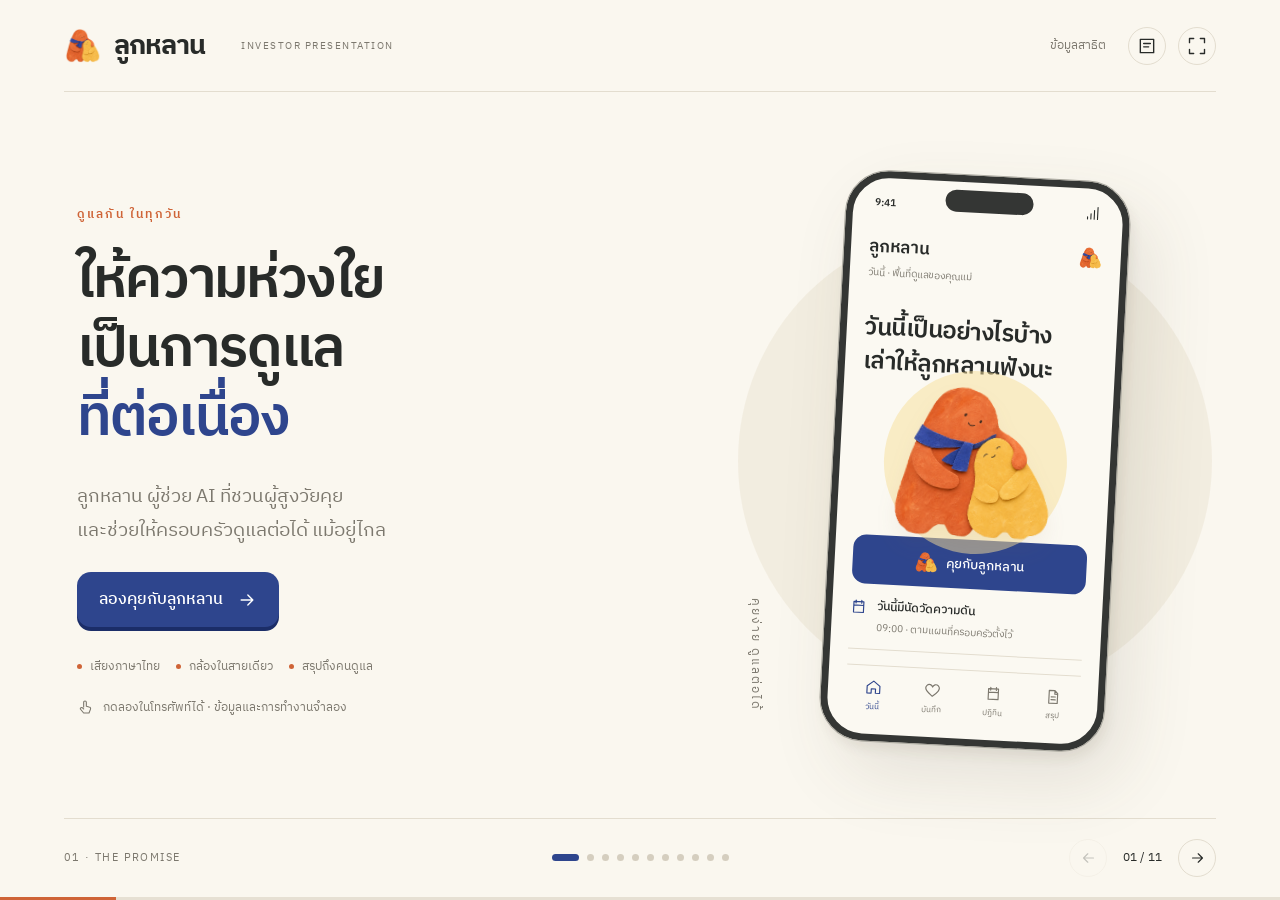
<file: app/pitch/index.html>
<!doctype html>
<html lang="th">
<head>
  <meta charset="utf-8"><meta name="viewport" content="width=device-width, initial-scale=1">
  <title>Luklarn · Investor presentation</title>
  <link rel="icon" href="../assets/favicon.svg">
  <link rel="stylesheet" href="pitch.css">
</head>
<body>
  <header class="masthead"><a class="wordmark" href="#1"><img src="../assets/luklaan-mascot.png" alt="">ลูกหลาน<span>Investor presentation</span></a><div class="header-actions"><span class="demo-label">ข้อมูลสาธิต</span><button id="notesToggle" aria-label="บทพูดประกอบ" title="บทพูด (N)"></button><button id="fullscreen" aria-label="เต็มหน้าจอ" title="เต็มหน้าจอ (F)"></button></div></header>
  <main id="stage" aria-live="polite"></main>
  <aside id="notes" hidden></aside>
  <footer class="deck-controls"><div class="chapter" id="chapter"></div><nav id="dots" aria-label="เลือกสไลด์"></nav><div class="paging"><button id="prev" aria-label="สไลด์ก่อนหน้า"></button><span id="counter"></span><button id="next" aria-label="สไลด์ถัดไป"></button></div></footer>
  <div class="progress"><div id="progress"></div></div>
  <script type="module" src="pitch.js"></script>
</body>
</html>
</file>
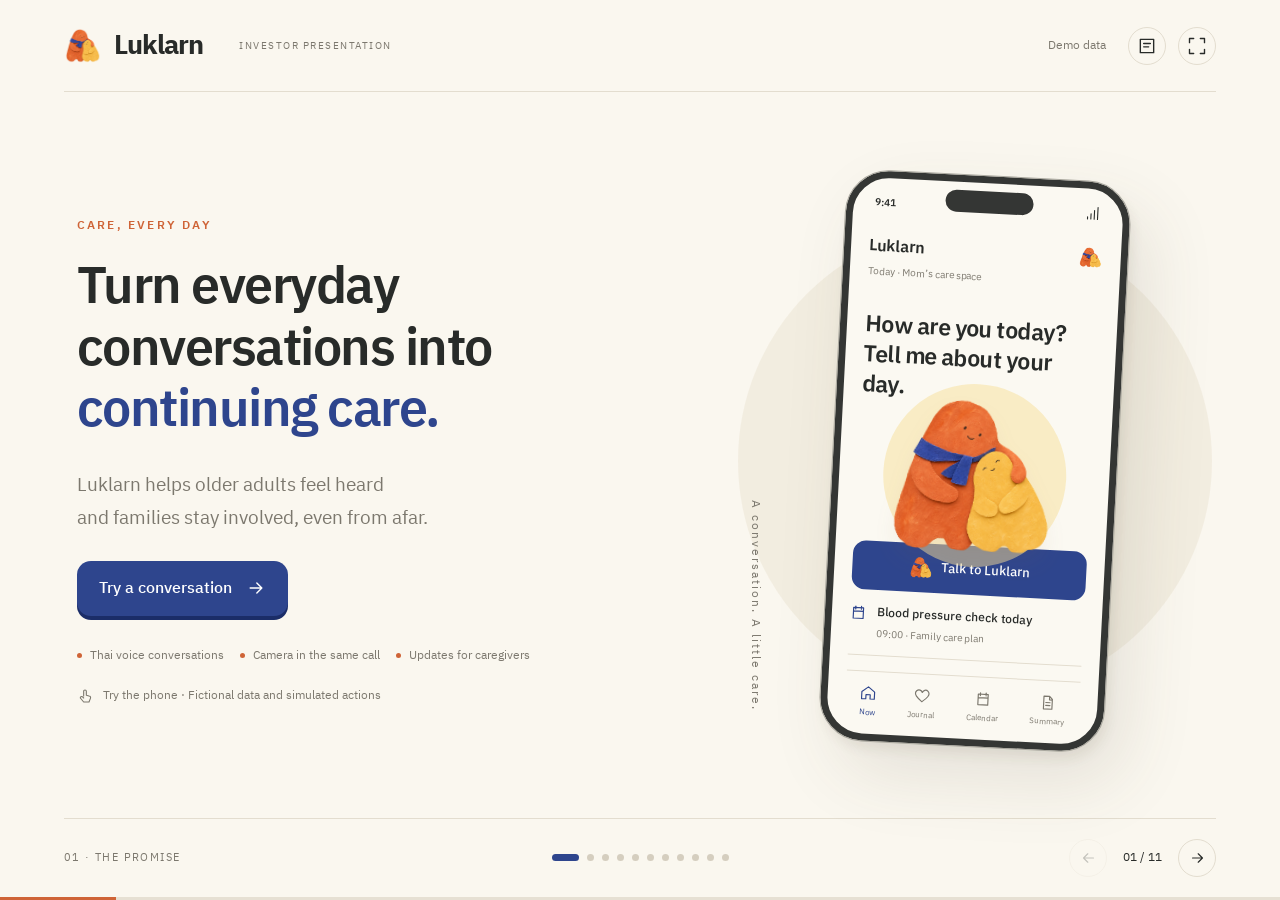
<file: app/pitch/en/index.html>
<!doctype html>
<html lang="en">
<head>
  <meta charset="utf-8"><meta name="viewport" content="width=device-width, initial-scale=1">
  <title>Luklarn · Investor presentation</title>
  <link rel="icon" href="../../assets/favicon.svg">
  <link rel="stylesheet" href="../pitch.css">
<style>html[lang="en"] .copy h1{font-size:clamp(38px,4.1vw,66px);line-height:1.17;letter-spacing:-1.5px}
html[lang="en"] .copy:has(.stack) h1{font-size:clamp(36px,3.5vw,55px)}
html[lang="en"] .showcase:after{content:'A conversation. A little care.'}
html[lang="en"] .phone h2{font-size:23px;line-height:1.3}
html[lang="en"] .phone-header{font-size:16px}
html[lang="en"] .editorial .stat{font-size:clamp(85px,10vw,150px);letter-spacing:-5px}
html[lang="en"] .feature{grid-template-columns:48px 1fr}
html[lang="en"] .business span{font-size:21px}
@media(max-height:820px) and (min-width:901px){html[lang="en"] .copy:has(.stack) h1{font-size:38px}html[lang="en"] .phone h2{font-size:20px}html[lang="en"] .copy .lead{font-size:17px}}
@media(max-width:900px){html[lang="en"] .copy h1{font-size:38px}html[lang="en"] .copy:has(.stack) h1{font-size:36px}html[lang="en"] .lead{font-size:16px}}
</style>
</head>
<body>
  <header class="masthead"><a class="wordmark" href="#1"><img src="../../assets/luklaan-mascot.png" alt="">Luklarn<span>Investor presentation</span></a><div class="header-actions"><span class="demo-label">Demo data</span><button id="notesToggle" aria-label="Speaker notes" title="Speaker notes (N)"></button><button id="fullscreen" aria-label="Fullscreen" title="Fullscreen (F)"></button></div></header>
  <main id="stage" aria-live="polite"></main>
  <aside id="notes" hidden></aside>
  <footer class="deck-controls"><div class="chapter" id="chapter"></div><nav id="dots" aria-label="Choose a slide"></nav><div class="paging"><button id="prev" aria-label="Previous slide"></button><span id="counter"></span><button id="next" aria-label="Next slide"></button></div></footer>
  <div class="progress"><div id="progress"></div></div>
  <script type="module" src="pitch-en.js"></script>
</body>
</html>
</file>
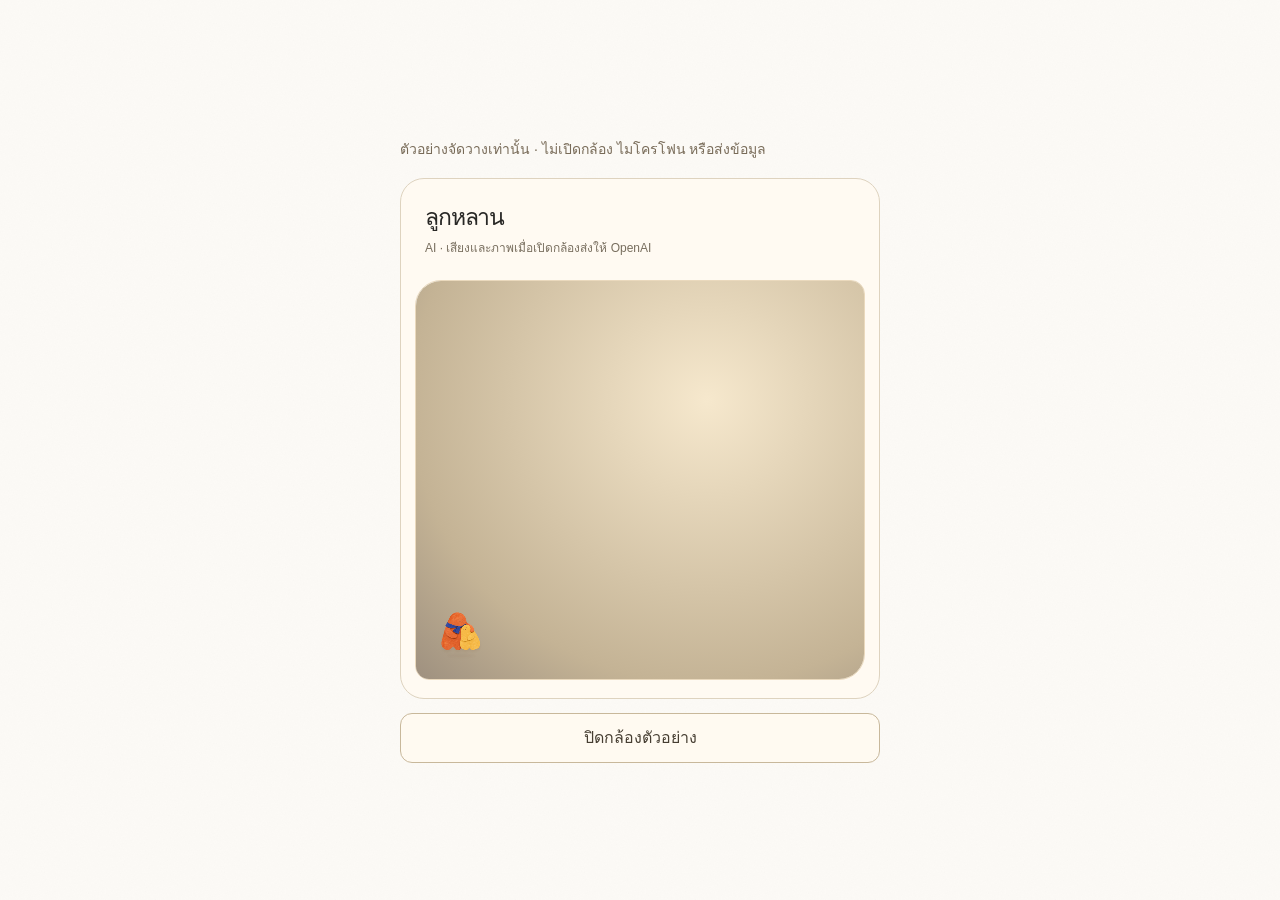
<file: app/camera-preview.html>
<!doctype html><html lang="th"><meta charset="utf-8"><meta name="viewport" content="width=device-width,initial-scale=1"><title>ลูกหลาน · ตัวอย่างเลย์เอาต์กล้อง</title>
<link rel="stylesheet" href="./styles.css"><link rel="stylesheet" href="./conversation.css"><link rel="stylesheet" href="./art.css"><link rel="stylesheet" href="./mascot.css"><link rel="stylesheet" href="./voice-ui.css"><link rel="stylesheet" href="./ease.css">
<style>body{padding:24px;display:grid;place-items:center;min-height:100dvh;margin:0}.preview-wrap{width:min(480px,100%)}.preview-note{font-size:14px;line-height:1.8;margin:0 0 15px;color:#786b58}.preview-phone{border:1px solid #ded3bf;border-radius:24px;overflow:hidden;background:#fffaf2}.stage-camera{background:radial-gradient(ellipse at 65% 30%,#f6e8cd,#c4b395 72%,#9e907f)}.stage-camera-shade{display:none}.preview-action{margin:14px 0 0;min-height:50px;width:100%;border:1px solid #c8b89b;background:#fffaf1;border-radius:12px;color:#463e32;font-size:16px}.preview-header{padding:22px 24px 14px}.preview-header h1{font-size:23px}.preview-header p{font-size:12px;color:#786e5e;margin-top:5px}</style>
<div class="preview-wrap"><p class="preview-note">ตัวอย่างจัดวางเท่านั้น · ไม่เปิดกล้อง ไมโครโฟน หรือส่งข้อมูล</p><div class="preview-phone immersive-conversation"><header class="preview-header"><h1>ลูกหลาน</h1><p>AI · เสียงและภาพเมื่อเปิดกล้องส่งให้ OpenAI</p></header><div class="conversation-shell" id="preview-root"></div></div><button class="preview-action" id="toggle-preview">ปิดกล้องตัวอย่าง</button></div>
<script type="module">
import {conversationStageMarkup,ConversationStage} from './conversation-stage.js';
import {mascotStageMarkup} from './mascot.js';
const root=document.querySelector('#preview-root');root.innerHTML=conversationStageMarkup(mascotStageMarkup());
const stage=new ConversationStage(root.querySelector('#conversation-stage'),{reducedMotion:matchMedia('(prefers-reduced-motion:reduce)').matches});
root.querySelector('#voice-status').textContent='พูดต่อได้เลยค่ะ ลูกหลานฟังอยู่';
stage.live();
document.querySelector('#toggle-preview').addEventListener('click',event=>{if(stage.cameraRequested){stage.closing();event.target.textContent='เปิดกล้องตัวอย่าง';}else{stage.live();event.target.textContent='ปิดกล้องตัวอย่าง';}});
</script></html>
</file>
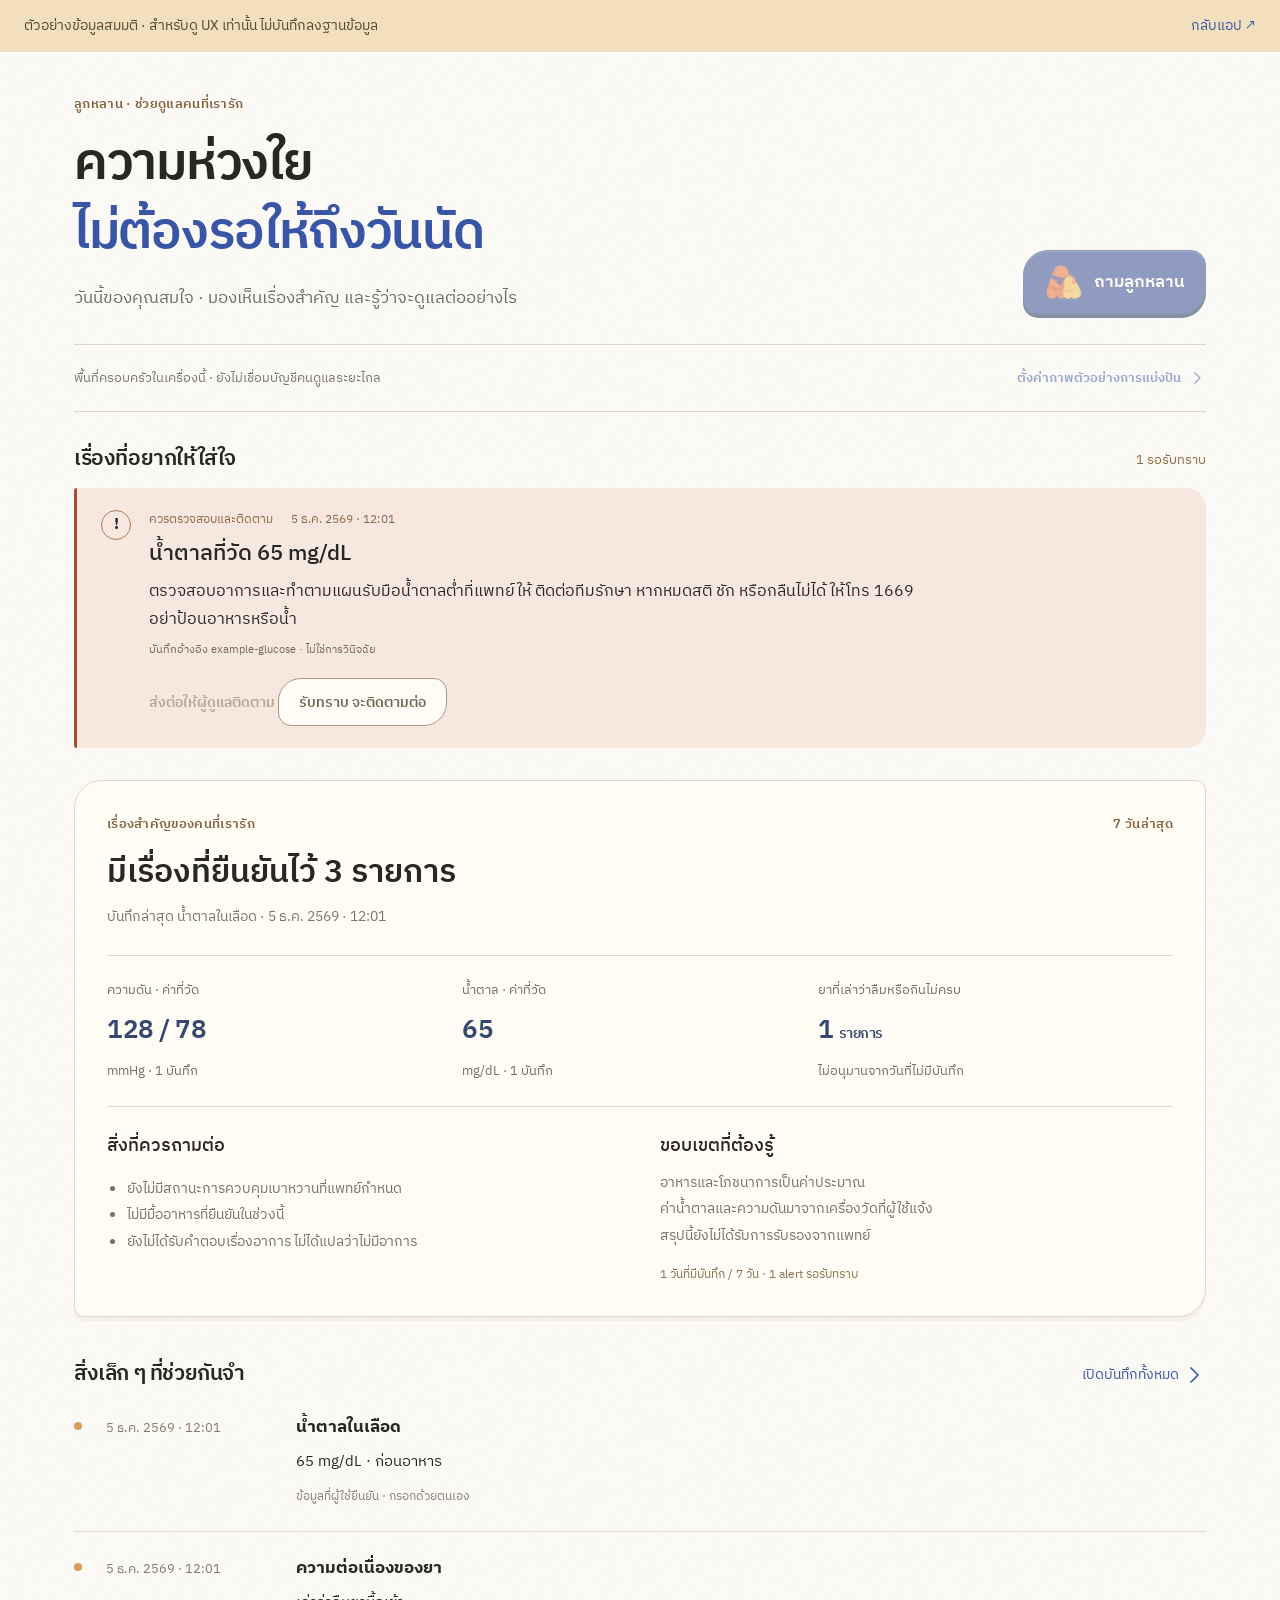
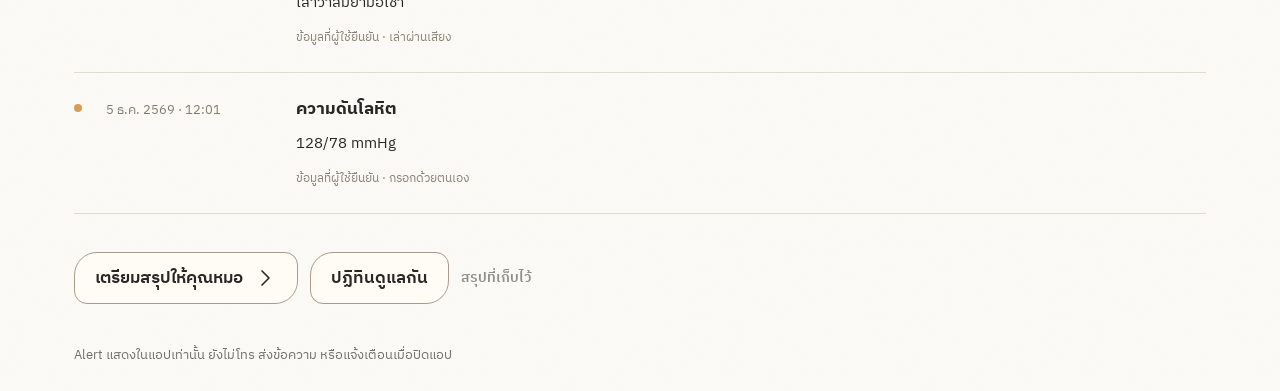
<file: app/care-demo.html>
<!doctype html><html lang="th"><meta charset="utf-8"><meta name="viewport" content="width=device-width,initial-scale=1"><title>ลูกหลาน · ตัวอย่างการดูแล</title>
<link href="https://fonts.googleapis.com/css2?family=IBM+Plex+Sans+Thai:wght@400;500;600;700&display=swap" rel="stylesheet"><link rel="stylesheet" href="styles.css"><link rel="stylesheet" href="art.css"><link rel="stylesheet" href="family-experience.css"><style>body{margin:0}main{max-width:1180px;margin:auto;padding:24px}.demo-label{padding:14px 24px;background:#f1dfbd;color:#55462c;font-size:14px;line-height:1.7;position:sticky;top:0;z-index:10}.demo-label a{color:#3855a6;float:right}.demo-toast{position:fixed;bottom:20px;left:50%;transform:translateX(-50%);background:#334b83;color:white;padding:14px 24px;border-radius:16px;z-index:20}button:disabled{opacity:.5;cursor:default}</style>
<div class="demo-label">ตัวอย่างข้อมูลสมมติ · สำหรับดู UX เท่านั้น ไม่บันทึกลงฐานข้อมูล <a href="/#care">กลับแอป ↗</a></div><main id="demo"></main><div id="demo-status" role="status"></div>
<script type="module">
import {familyDashboardMarkup} from './family-experience.js';
const now=new Date().toISOString();
const state={events:[{id:'example-glucose',kind:'glucose',confirmed:true,source:'manual',occurredAt:now,payload:{value:65,unit:'mg/dL',measured:true,mealRelation:'before_meal'}},{id:'example-adherence',kind:'adherence',confirmed:true,source:'speech',occurredAt:now,payload:{status:'missed',text:'เล่าว่าลืมยามื้อเช้า'}},{id:'example-bp',kind:'bloodPressure',confirmed:true,source:'manual',occurredAt:now,payload:{systolic:128,diastolic:78}}],profile:{},sharing:{},activities:{}};
const workspace={alerts:[{id:'example-alert',severity:'attention',title:'น้ำตาลที่วัด 65 mg/dL',action:'ตรวจสอบอาการและทำตามแผนรับมือน้ำตาลต่ำที่แพทย์ให้ ติดต่อทีมรักษา หากหมดสติ ชัก หรือกลืนไม่ได้ ให้โทร 1669 อย่าป้อนอาหารหรือน้ำ',evidenceId:'example-glucose',occurredAt:now,historical:false}]};
function render(){document.querySelector('#demo').innerHTML=familyDashboardMarkup(state,workspace);for(const b of document.querySelectorAll('[data-action]'))if(b.dataset.action!=='alert-acknowledge')b.disabled=true;}
document.addEventListener('click',e=>{const b=e.target.closest('[data-action="alert-acknowledge"]');if(!b)return;workspace.alerts[0].acknowledgedAt=new Date().toISOString();render();const host=document.querySelector('#demo-status');host.className='demo-toast';host.textContent='ตัวอย่าง: รับทราบแล้ว ยังไม่ถือว่าปัญหาจบ';setTimeout(()=>{host.textContent='';host.className='';},3000);});render();
</script></html>
</file>
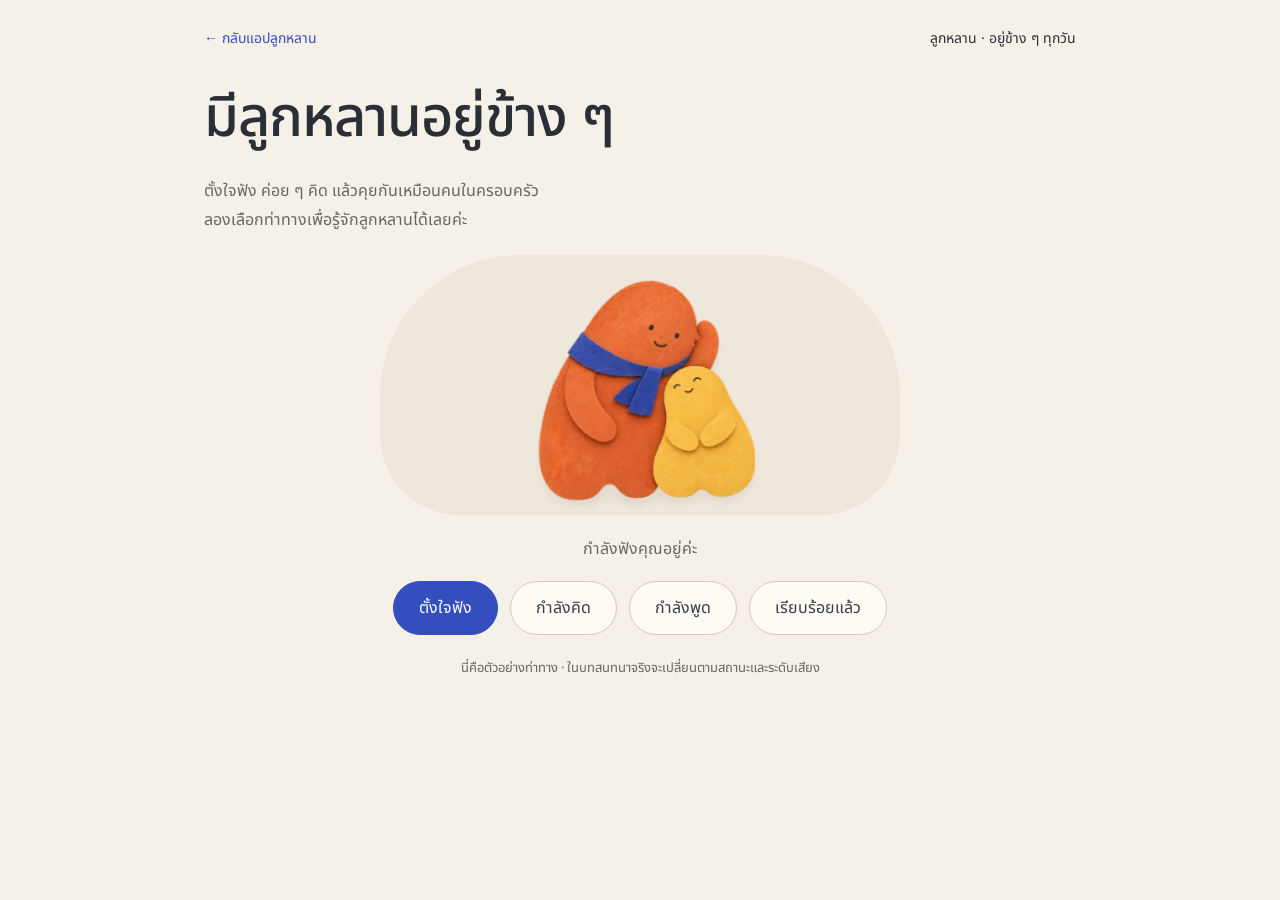
<file: app/mascot-preview.html>
<!doctype html>
<html lang="th"><meta charset="utf-8"><meta name="viewport" content="width=device-width,initial-scale=1"><title>รู้จักลูกหลาน · Mascot</title>
<link rel="stylesheet" href="mascot.css">
<style>
@import url('https://fonts.googleapis.com/css2?family=Noto+Sans+Thai:wght@400;500;600&display=swap');
*{box-sizing:border-box}body{margin:0;background:#f5f1e8;color:#292e37;font-family:'Noto Sans Thai',sans-serif}main{max-width:920px;margin:auto;padding:28px 24px}a{color:#334fbd;text-decoration:none}header{display:flex;justify-content:space-between;align-items:center;gap:20px;font-size:14px}h1{font-size:clamp(32px,6vw,56px);font-weight:500;letter-spacing:-1px;margin:28px 0 10px}p{color:#68665f;line-height:1.8}.scene{display:grid;place-items:center;min-height:260px;background:#eee7db;border-radius:140px 140px 80px 80px;margin:20px auto;max-width:520px}.scene .mascot-companion{width:230px;height:230px}.poses{display:flex;gap:12px;flex-wrap:wrap;justify-content:center}button{font:inherit;min-height:54px;padding:12px 25px;border:1px solid #d3cabb;border-radius:30px;background:#fffaf2;color:#343d51;cursor:pointer;transition:transform .2s,background .2s}button:hover{transform:translateY(-3px)}button[aria-pressed=true]{background:#334fbd;color:white;border-color:#334fbd}button:focus-visible{outline:3px solid #e2a051;outline-offset:4px}#caption{text-align:center;min-height:30px}.note{text-align:center;font-size:13px;margin-top:22px}@media(prefers-reduced-motion:reduce){button{transition:none}}
</style>
<main><header><a href="/#today">← กลับแอปลูกหลาน</a><span>ลูกหลาน · อยู่ข้าง ๆ ทุกวัน</span></header><h1>มีลูกหลานอยู่ข้าง ๆ</h1><p>ตั้งใจฟัง ค่อย ๆ คิด แล้วคุยกันเหมือนคนในครอบครัว<br>ลองเลือกท่าทางเพื่อรู้จักลูกหลานได้เลยค่ะ</p><div class="scene" id="scene"></div><p id="caption" aria-live="polite">กำลังฟังคุณอยู่ค่ะ</p><div class="poses" aria-label="ท่าทางลูกหลาน"><button data-pose="listening" aria-pressed="true">ตั้งใจฟัง</button><button data-pose="thinking" aria-pressed="false">กำลังคิด</button><button data-pose="speaking" aria-pressed="false">กำลังพูด</button><button data-pose="success" aria-pressed="false">เรียบร้อยแล้ว</button></div><p class="note">นี่คือตัวอย่างท่าทาง · ในบทสนทนาจริงจะเปลี่ยนตามสถานะและระดับเสียง</p></main>
<script type="module">
import {mascotStageMarkup,setMascotState} from './mascot.js';
const scene=document.querySelector('#scene');scene.innerHTML=mascotStageMarkup();
const captions={listening:'กำลังฟังคุณอยู่ค่ะ',thinking:'ขอคิดสักครู่นะคะ',speaking:'ลูกหลานกำลังเล่าให้ฟังค่ะ',success:'เรียบร้อยแล้วค่ะ'};
function select(pose){setMascotState(pose,scene);document.querySelector('#caption').textContent=captions[pose];for(const b of document.querySelectorAll('[data-pose]'))b.setAttribute('aria-pressed',String(b.dataset.pose===pose));}
for(const b of document.querySelectorAll('[data-pose]'))b.addEventListener('click',()=>select(b.dataset.pose));
select('listening');
</script></html>
</file>
<file: app/pitch/pitch.css>
@import url('https://fonts.googleapis.com/css2?family=IBM+Plex+Sans+Thai:wght@400;500;600;700&display=swap');
:root{--paper:#faf7ef;--ink:#282b29;--muted:#7c786e;--blue:#2e458d;--yellow:#edc969;--line:#e3ddcf;--orange:#cf6437;font-family:'IBM Plex Sans Thai',sans-serif;color:var(--ink);background:var(--paper);font-synthesis:none}
*{box-sizing:border-box}body{margin:0}button,a{-webkit-tap-highlight-color:transparent}button{font:inherit;cursor:pointer}button:focus-visible,a:focus-visible{outline:3px solid var(--blue);outline-offset:5px}button{color:inherit}a{color:inherit;text-decoration:none}.masthead{height:92px;margin:0 5vw;display:flex;align-items:center;justify-content:space-between;border-bottom:1px solid var(--line)}.wordmark{display:flex;gap:12px;align-items:center;font-size:27px;font-weight:700;letter-spacing:-1px}.wordmark img{width:38px;height:40px;object-fit:contain}.wordmark span{font-weight:400;letter-spacing:1.5px;text-transform:uppercase;color:var(--muted);font-size:10px;margin-left:24px}.header-actions{display:flex;align-items:center;gap:12px}.header-actions button,.paging button{border:1px solid var(--line);border-radius:50%;width:38px;height:38px;display:grid;place-items:center;background:transparent;transition:background .2s,transform .2s}.header-actions button:hover,.paging button:hover{background:#eae5d7;transform:translateY(-2px)}svg{width:20px;height:20px;fill:none;stroke:currentColor;stroke-width:1.65;stroke-linecap:round;stroke-linejoin:round}.demo-label{font-size:12px;color:var(--muted);margin-right:10px}#stage{height:calc(100svh - 174px);min-height:610px;max-width:1600px;margin:auto}.slide{height:100%;padding:42px 6vw 30px;display:grid;grid-template-columns:1.15fr .85fr;align-items:center;gap:4vw;animation:enter .55s cubic-bezier(.2,.7,.2,1)}.eyebrow{color:var(--orange);font-size:12px;font-weight:600;letter-spacing:2.2px;text-transform:uppercase;margin-bottom:22px}.copy h1{font-size:clamp(42px,4.4vw,72px);line-height:1.23;font-weight:600;letter-spacing:-1.8px;margin:0 0 27px}.copy h1 em{font-style:normal;color:var(--blue)}.lead{font-size:clamp(17px,1.5vw,23px);line-height:1.75;color:var(--muted);max-width:640px;margin:0 0 25px}.small{font-size:12px;color:var(--muted);line-height:1.7}.underline{border-bottom:3px solid var(--yellow)}.tags{display:flex;gap:16px;margin-top:30px;flex-wrap:wrap}.tags span{font-size:12px;display:flex;align-items:center;gap:8px;color:var(--muted)}.tags span:before{content:'';width:5px;height:5px;border-radius:50%;background:var(--orange)}.btn{border:0;border-radius:14px;background:var(--blue);color:white;padding:14px 22px;display:inline-flex;align-items:center;gap:14px;font-weight:500;font-size:16px;box-shadow:0 4px 0 #1b2d68;transition:transform .2s,box-shadow .2s}.btn:hover{transform:translateY(-2px);box-shadow:0 6px 0 #1b2d68}.btn:active{transform:translateY(3px);box-shadow:0 1px 0 #1b2d68}.demo-hint{display:flex;gap:10px;align-items:center;font-size:12px;color:var(--muted);margin-top:21px}.demo-hint svg{width:16px}.showcase{position:relative;display:flex;justify-content:center;align-items:center;min-height:530px}.showcase:before{content:'';position:absolute;width:min(37vw,510px);height:min(37vw,510px);border-radius:50%;background:#ede6d5;opacity:.55}.showcase:after{content:'คุยง่าย ดูแลต่อได้';position:absolute;left:0;bottom:35px;color:var(--muted);font-size:12px;writing-mode:vertical-rl;letter-spacing:2px}.phone{position:relative;width:284px;height:570px;background:#fbf9f2;border:7px solid #343634;outline:1px solid #aaa89f;border-radius:43px;box-shadow:20px 30px 70px #514a3520,4px 8px 12px #514a3515;overflow:hidden;transform:rotate(3deg);transition:transform .65s;z-index:1}.phone:hover{transform:rotate(0)}.phone-status{height:42px;display:flex;align-items:center;justify-content:space-between;padding:8px 22px 0;font-size:10px;font-weight:600;position:relative}.phone-status:after{content:'';position:absolute;left:92px;top:8px;width:88px;height:22px;background:#343634;border-radius:20px}.phone-status svg{width:16px;height:16px}.screen{height:calc(100% - 42px);padding:13px 18px 20px;display:flex;flex-direction:column;position:relative}.phone-header{display:flex;align-items:center;justify-content:space-between;font-size:17px;font-weight:600}.phone-header img{width:24px;height:27px;object-fit:contain}.phone-header svg{width:18px}.phone-sub{font-size:10px;color:var(--muted);margin:4px 0 14px}.phone h2{font-size:24px;line-height:1.4;margin:17px 0 0;font-weight:600;letter-spacing:-.5px}.phone p{font-size:12px;color:var(--muted);line-height:1.7}.mascot-area{flex:1;min-height:140px;display:flex;align-items:center;justify-content:center;position:relative}.mascot{width:178px;max-height:210px;object-fit:contain;filter:drop-shadow(0 12px 10px #8d603c12);animation:breathe 4s ease-in-out infinite}.mascot-area .halo{position:absolute;width:183px;height:183px;border-radius:50%;background:#f7df9a80}.talking .mascot{animation:talk .7s ease-in-out infinite}.bubble{font-size:12px;line-height:1.8;background:white;border-radius:17px 17px 17px 3px;padding:12px 14px;box-shadow:0 3px 16px #463e3010;margin:8px 0;color:var(--blue)}.phone-button{width:100%;border:0;border-radius:13px;padding:12px 10px;background:var(--blue);color:white;font-size:13px;font-weight:500;display:flex;justify-content:center;align-items:center;gap:8px;transition:transform .2s}.phone-button:active{transform:scale(.97)}.phone-button img{width:24px;height:25px;object-fit:contain}.phone-button.secondary{background:#ebe5d7;color:#5d574b;margin-top:7px}.phone-button svg{width:15px;height:15px}.phone-tabs{display:flex;justify-content:space-around;gap:4px;margin-top:15px;padding-top:12px;border-top:1px solid var(--line)}.phone-tabs button{font:inherit;font-size:8px;background:none;border:0;color:var(--muted);display:flex;flex-direction:column;align-items:center;gap:4px}.phone-tabs button.active{color:var(--blue)}.phone-tabs svg{width:17px;height:17px}.phone-list{margin:15px 0 0}.phone-item{padding:13px 0;border-bottom:1px solid var(--line);display:flex;gap:10px;font-size:12px;align-items:flex-start}.phone-item svg{width:17px;height:17px;color:var(--blue);flex-shrink:0;margin-top:2px}.phone-item strong{font-weight:500;display:block}.phone-item small{font-size:10px;color:var(--muted);display:block;margin-top:4px;line-height:1.6}.phone-chip{background:#ece8dc;padding:5px 9px;border-radius:20px;font-size:9px;display:inline-flex;margin:12px 0 0;align-self:flex-start;color:#676052}.phone-metric{padding:16px 0;border-bottom:1px solid var(--line)}.phone-metric label{font-size:11px;color:var(--muted)}.phone-metric strong{display:block;font-size:34px;font-weight:500;color:var(--blue)}.phone-metric strong small{font-size:12px;color:var(--muted)}.calendar{display:grid;grid-template-columns:repeat(7,1fr);gap:5px;margin:20px 0;font-size:11px;text-align:center}.calendar span{padding:6px 0}.calendar .selected{background:var(--blue);border-radius:50%;color:white}.calendar .muted{color:#bbb5a9}.stack{display:grid;gap:0;margin-top:22px}.feature{display:grid;grid-template-columns:38px 1fr;gap:13px;padding:17px 0;border-bottom:1px solid var(--line)}.feature b{color:var(--orange);font-weight:400;font-size:14px;padding-top:3px}.feature strong{font-size:19px;font-weight:500}.feature p{font-size:14px;color:var(--muted);line-height:1.7;margin:5px 0 0}.stat{font-size:clamp(90px,12vw,180px);letter-spacing:-8px;line-height:1;color:var(--blue);font-weight:500;margin:15px 0 20px}.stat small{font-size:36px;letter-spacing:0}.editorial{width:100%;padding:20px}.editorial .mascot{width:240px;max-height:250px;margin:30px auto;display:block}.quote{font-size:28px;line-height:1.7;color:var(--blue)}.quote small{display:block;font-size:13px;color:var(--muted);margin-top:25px}.business{font-size:54px;color:var(--blue);font-weight:500;margin:15px 0}.business span{display:block;font-size:20px;color:var(--ink);margin-top:10px}.business p{font-size:15px;color:var(--muted);font-weight:400;line-height:1.7;letter-spacing:0}.deck-controls{height:78px;margin:0 5vw;display:flex;align-items:center;justify-content:space-between;border-top:1px solid var(--line)}.chapter{font-size:11px;text-transform:uppercase;letter-spacing:1.4px;color:var(--muted);min-width:180px}.paging{display:flex;align-items:center;gap:16px;font-size:12px;font-variant-numeric:tabular-nums;min-width:180px;justify-content:flex-end}.paging button:disabled{opacity:.25;cursor:default}.paging button svg{width:17px}#dots{display:flex;gap:8px}#dots button{border:0;width:7px;height:7px;background:#d5cebf;border-radius:8px;padding:0;transition:width .3s,background .3s}#dots button.active{width:27px;background:var(--blue)}.progress{position:fixed;bottom:0;left:0;width:100%;height:3px;background:#e6e0d3}.progress>div{height:100%;background:var(--orange);transition:width .5s}#notes{position:fixed;bottom:95px;left:5vw;max-width:650px;z-index:5;background:#282b29;color:#faf7ef;box-shadow:0 20px 70px #0003;padding:23px 28px;border-radius:16px;font-size:16px;line-height:1.8}#notes[hidden]{display:none}.toast{font-size:10px;color:var(--blue);margin-top:8px;text-align:center;min-height:18px}.source{font-size:11px;color:var(--muted);line-height:1.8;display:block;margin-top:24px;text-decoration:underline;text-underline-offset:3px}.call-screen{background:var(--blue);color:white;border-radius:30px;margin:-4px -9px -12px;padding:24px 15px;flex:1;display:flex;flex-direction:column;align-items:center;text-align:center}.call-screen .mascot{width:130px;margin-top:25px}.call-screen p{color:#d7def3}.call-actions{display:flex;gap:55px;margin-top:auto;padding-bottom:30px}.call-actions button{width:55px;height:55px;border:0;border-radius:50%;background:#ebe9e2;color:var(--ink);display:grid;place-items:center}.call-actions button.answer{background:#edc969;color:#36352d}.voice-wave{display:flex;gap:4px;justify-content:center;height:24px;align-items:center;margin:10px}.voice-wave i{width:3px;background:var(--blue);height:8px;border-radius:5px;animation:wave .9s ease-in-out infinite;animation-delay:calc(var(--i)*.12s)}.call-screen .voice-wave i{background:#edc969}.step-note{font-size:12px;color:var(--orange);margin-top:20px}.full-slide{grid-template-columns:1fr 1fr}.full-slide .showcase:before{display:none}.full-slide .showcase:after{display:none}
@keyframes enter{from{opacity:0;transform:translateY(20px)}to{opacity:1;transform:translateY(0)}}@keyframes breathe{50%{transform:translateY(-7px) rotate(-1deg)}}@keyframes talk{50%{transform:translateY(-5px) scale(1.035) rotate(2deg)}}@keyframes wave{50%{height:24px}}
@media(min-width:1500px){.phone{width:310px;height:620px}.phone-status:after{left:105px}.showcase{min-height:620px}.mascot{width:200px;max-height:230px}.screen{padding:18px 22px}.phone h2{font-size:27px}.phone p{font-size:14px}}
@media(max-height:820px) and (min-width:901px){#stage{min-height:510px}.masthead{height:75px}.deck-controls{height:64px}#stage{height:calc(100svh - 142px)}.phone{width:246px;height:490px;border-width:6px;border-radius:37px}.phone-status{height:35px;padding-top:4px}.phone-status:after{left:78px;width:78px;height:18px;top:7px}.screen{height:calc(100% - 35px);padding:9px 15px 14px}.phone h2{font-size:21px;margin-top:10px}.phone p{font-size:11px}.mascot{width:140px;max-height:165px}.mascot-area{min-height:105px}.mascot-area .halo{width:145px;height:145px}.phone-tabs{margin-top:10px;padding-top:9px}.showcase{min-height:490px}.slide{padding-top:24px;padding-bottom:20px}.phone-item{padding:9px 0}.phone-metric{padding:10px 0}.phone-metric strong{font-size:29px}.phone .bubble{padding:10px;font-size:11px}.phone-button{padding:10px}.phone-list{margin-top:10px}.phone-sub{margin-bottom:8px}}
@media(max-width:900px){.masthead{height:75px;margin:0 6vw}.wordmark{font-size:24px}.wordmark span,.demo-label{display:none}#stage{height:auto;min-height:calc(100svh - 150px)}.slide{grid-template-columns:1fr;padding:35px 7vw 30px;gap:30px}.copy h1{font-size:42px;letter-spacing:-1px}.lead{font-size:17px}.eyebrow{margin-bottom:16px}.showcase{min-height:590px}.showcase:before{width:350px;height:350px}.showcase:after{left:5px}.phone{transform:rotate(0)}.editorial{padding:0}.editorial .mascot{width:180px}.stat{font-size:100px;letter-spacing:-5px}.deck-controls{position:relative;margin:0 6vw;height:72px}.chapter{display:none}.paging{min-width:130px;gap:10px}#dots{gap:6px}#dots button{width:5px;height:5px}#dots button.active{width:17px}.header-actions{gap:7px}.header-actions button{width:34px;height:34px}.feature{padding:13px 0}.feature strong{font-size:18px}.business{font-size:42px}.quote{font-size:24px}#notes{left:5vw;right:5vw;bottom:85px;font-size:14px}.full-slide{grid-template-columns:1fr}.full-slide .showcase{min-height:0}}
@media(prefers-reduced-motion:reduce){*,*:before,*:after{animation:none!important;transition:none!important;scroll-behavior:auto!important}}
.copy:has(.stack) h1{font-size:clamp(38px,3.7vw,60px);margin-bottom:20px}.copy:has(.stack) .lead{font-size:18px;margin-bottom:16px}.copy:has(.stack) .feature{padding:12px 0}.copy:has(.stack) .btn{margin-top:16px}.screen:has(.calendar) .calendar{margin:12px 0;gap:3px;font-size:10px}.screen:has(.calendar) .calendar span{padding:4px 0}.screen:has(.calendar) .phone-item{padding:8px 0}.screen:has(.calendar) .phone-item small{font-size:9px;line-height:1.4}.screen:has(.calendar) .phone-sub{margin-bottom:5px}.phone-tabs{flex-shrink:0}.screen{overflow-y:auto;scrollbar-width:none}.screen::-webkit-scrollbar{display:none}
.screen:has(.phone-chip) .phone-item{padding:8px 0}.screen:has(.phone-chip) .phone-item small{font-size:9px;line-height:1.4}.screen:has(.phone-chip) .phone-sub{margin:3px 0 5px;font-size:9px}.screen:has(.phone-chip) .phone-chip{margin-top:6px;padding:4px 8px;font-size:8px}.screen:has(.phone-chip) h2{font-size:22px;margin-top:9px;line-height:1.3}.screen:has(.phone-chip) .phone-tabs{margin-top:10px;padding-top:9px}
@media(max-height:820px) and (min-width:901px){.eyebrow{margin-bottom:14px}.copy:has(.stack) h1{font-size:42px;margin-bottom:16px}.copy:has(.stack) .lead{font-size:16px;margin-bottom:8px}.copy:has(.stack) .feature{padding:9px 0}.copy:has(.stack) .feature strong{font-size:17px}.copy:has(.stack) .feature p{font-size:13px}.copy:has(.stack) .stack{margin-top:12px}.copy:has(.stack) .demo-hint{margin-top:14px}.copy:has(.stack) .btn{padding:12px 18px;margin-top:12px}.business{font-size:44px}.business p{font-size:14px}}
.camera-preview{position:relative;flex:1;min-height:75px;overflow:hidden;border-radius:18px;margin:8px 0;background:#e9e2d3}.camera-preview img{position:absolute;inset:0;width:100%;height:100%;object-fit:cover;object-position:50% 50%;display:block}.screen:has(.camera-preview) .bubble{flex-shrink:0}.screen:has(.camera-preview) .phone-button{flex-shrink:0}.screen:has(.camera-preview) .phone-item{padding:8px 0}
@media print{.masthead,.deck-controls,.progress,#notes{display:none}#stage{height:auto}.slide{height:180mm;page-break-after:always;animation:none}.phone{box-shadow:none;transform:none}body{print-color-adjust:exact}}
</file>
<file: app/styles.css>
:root {
  --forest: #424242; --deep: #343434; --muted: #707070; --sage: #e4e4e4;
  --peach: #dcdcdc; --orange: #6a6a6a; --line: rgba(65,92,69,.12);
  --glass: rgba(255,255,249,.58); --shadow: 0 8px 32px rgba(54,76,46,.045), inset 0 1px 1px #ffffffed, inset 0 -1px 1px #ffffff66;
  --radius: 24px; --font: 'Sarabun', sans-serif; --numbers: 'Manrope','Sarabun',sans-serif;
  color: var(--forest); font-family: var(--font); font-size: 16px; font-synthesis: none;
  background: #f0f0f0;
}
* { box-sizing: border-box; }
body { margin: 0; min-width: 320px; min-height: 100vh; background: radial-gradient(ellipse at 90% 3%,#dadadaa8,transparent 36%),radial-gradient(ellipse at 64% 35%,#dcdcdc85,transparent 38%),radial-gradient(ellipse at 10% 85%,#c9c9c98f,transparent 42%),#f2f2f2; background-attachment: fixed; }
body::before { content:''; position: fixed; width: 500px; height: 500px; top: -380px; left: 50%; border-radius: 50%; background: #cccccc85; filter: blur(45px); z-index: -1; }
button, input, textarea, select { font: inherit; }
button, a, input, textarea, select { -webkit-tap-highlight-color: transparent; }
button, a { touch-action: manipulation; }
button { cursor: pointer; color: inherit; }
a { color: inherit; text-decoration: none; }
button { border: 0; }
button:disabled { opacity: .4; cursor: not-allowed; }
:focus-visible { outline: 3px solid #727272; outline-offset: 5px; }
h1,h2,h3,p { margin: 0; }
h1 { font-size: clamp(30px,3vw,42px); line-height: 1.45; font-weight: 700; letter-spacing: -.8px; }
h2 { font-size: 23px; line-height: 1.5; font-weight: 700; }
h3 { font-size: 20px; line-height: 1.5; font-weight: 600; }
p { line-height: 1.65; }
small { font-size: 14px; }
.icon { width: 24px; height: 24px; flex-shrink: 0; vertical-align: middle; }
[hidden] { display: none !important; }
.skip-link { position: fixed; top: -100px; left: 16px; z-index: 100; padding: 12px 24px; background: var(--deep); color: white; border-radius: 12px; }
.skip-link:focus { top: 16px; }
.glass { border: 1px solid #fdfdfde8; border-radius: var(--radius); background: var(--glass); box-shadow: var(--shadow); backdrop-filter: blur(24px) saturate(125%); -webkit-backdrop-filter: blur(24px) saturate(125%); }
.sidebar { width: 238px; position: fixed; inset: 16px auto 16px 16px; z-index: 5; border-radius: 28px; padding: 34px 18px 18px; display: flex; flex-direction: column; overflow: hidden; color: #f4f4f4; border: 1px solid #ffffff8f; background: linear-gradient(145deg,#5c5c5cf0,#424242ee 60%,#545454f0); box-shadow: inset 1px 1px 4px #ffffff80, 6px 18px 36px #42424220; backdrop-filter: blur(32px); }
.brand { display: flex; gap: 11px; align-items: center; padding: 0 12px; font-size: 34px; font-weight: 700; letter-spacing: -.4px; }
.brand>svg { width: 37px; height: 46px; color: #e7e7e7; }
.brand small { display: block; font: 6px var(--numbers); font-weight: 600; letter-spacing: 1.1px; margin-top: 3px; color: #d2d2d2; white-space: nowrap; }
.sidebar-label { font-size: 12px; color: #c8c8c8; margin: 50px 16px 18px; }
.nav-item { min-height: 57px; margin-bottom: 9px; display: flex; align-items: center; gap: 14px; border: 1px solid transparent; border-radius: 15px; padding: 0 17px; font-size: 18px; font-weight: 500; position: relative; transition: background .2s, transform .2s; }
.nav-item:hover { background: #ffffff10; }
.nav-item.active { background: linear-gradient(135deg,#f9f9f9ec,#e9e9e9d9); color: #414141; border: 1px solid #fff9; box-shadow: 0 3px 12px #21212114,inset 0 1px 1px white; font-weight: 700; }
.nav-item.active i { width: 5px; height: 5px; border-radius: 50%; background: #5a5a5a; margin-left: auto; }
.sidebar-camera { display: flex; align-items: center; text-align: left; gap: 10px; margin: 22px 5px 10px; padding: 17px 10px; min-height: 80px; border-radius: 17px; background: #ffffff0b; border: 1px solid #ffffff30; font-size: 14px; }
.sidebar-camera>svg:last-child { display: none; }
.sidebar-camera small { display: block; font-size: 11px; margin-top: 5px; color: #d5d5d5; }
.sidebar-bottom { position: relative; margin-top: auto; padding: 55px 16px 30px; }
.sidebar-bottom p { font-size: 24px; font-weight: 500; line-height: 1.6; position: relative; }
.sidebar-bottom>span { font-size: 12px; color: #cbcbcb; display: block; margin-top: 13px; }
.leaf-art { position: absolute; transform: rotate(20deg); width: 210px; right: -85px; bottom: 60px; color: #ffffff07; }
.sidebar-help { background: none; text-align: left; font-size: 12px; padding: 12px 16px 4px; display: flex; gap: 9px; color: #d8d8d8; position: relative; }
.sidebar-help .icon { width: 17px; height: 17px; }
.workspace { margin-left: 277px; padding-right: 32px; max-width: 1900px; }
.topbar { height: 96px; display: flex; align-items: center; justify-content: space-between; gap: 20px; border-bottom: 1px solid #ababab2b; }
.date-line { display: flex; gap: 11px; align-items: center; font-size: 15px; color: #5f5f5f; }
.date-line .icon { width: 19px; }
.header-actions { display: flex; align-items: center; gap: 18px; }
.text-size { height: 43px; width: 45px; font-weight: 600; font-size: 19px; background: #ffffff60; border: 1px solid #fff; border-radius: 13px; }
.text-size.selected { background: var(--forest); color: white; }
.profile { display: flex; align-items: center; gap: 9px; background: none; font-size: 15px; padding: 0; min-height: 48px; }
.profile>.icon { width: 14px; margin-left: 8px; }
.avatar { display: inline-flex; justify-content: center; align-items: center; width: 42px; height: 42px; border-radius: 50%; border: 1px solid #fff; background: linear-gradient(135deg,#e0e0e0,#c8c8c8); color: #585858; font-size: 22px; font-weight: 500; flex-shrink: 0; }
.avatar.peach { background: linear-gradient(135deg,#e8e8e8,#cacaca); color: #5b5b5b; }
.avatar.big { width: 80px; height: 80px; font-size: 40px; }
.mobile-brand,.mobile-nav { display: none; }
main { padding-top: 32px; min-height: calc(100vh - 145px); }
.dashboard { display: grid; grid-template-columns: minmax(0,1fr) 295px; gap: 25px; max-width: 1320px; margin: auto; }
.main-column { min-width: 0; }
.greeting { margin-bottom: 25px; }
.soft-label { color: #787878; font-size: 13px; margin-bottom: 5px; }
.greeting p { color: #6a6a6a; font-size: 19px; margin-top: 3px; }
.greeting-sun { display: inline-flex; margin-left: 13px; color: #7d7d7d; vertical-align: middle; }
.greeting-sun .icon { width: 28px; height: 28px; stroke-width: 1.25; }
.assistant-card { min-height: 260px; padding: 26px 30px 22px; position: relative; overflow: hidden; background: linear-gradient(115deg,#eaeaeacf 25%,#eeeeee4f 70%,#ebebeb91); border-color: #fff; box-shadow: 0 12px 40px #87878712,inset 0 1px 2px #fff; }
.assistant-card::before { content:''; position: absolute; width: 340px; height: 340px; background: radial-gradient(circle,#f8f8f8ac,transparent 66%); right: -65px; top: -60px; }
.assistant-copy { position: relative; z-index: 2; }
.assistant-label { display: inline-flex; align-items: center; gap: 7px; font-size: 12px; color: #6a6a6a; margin-bottom: 10px; }
.status-dot { width: 6px; height: 6px; background: #6f6f6f; border-radius: 50%; display: inline-block; box-shadow: 0 0 0 3px #9a9a9a13; flex-shrink: 0; }
.assistant-card h2 { font-size: clamp(28px,2.6vw,37px); letter-spacing: -.4px; line-height: 1.35; font-weight: 700; }
.assistant-card p { font-size: 16px; color: #626262; margin: 13px 0 18px; }
.assistant-copy>.button { min-height: 51px; padding: 10px 23px; }
.assistant-signature { position: absolute; bottom: 20px; right: 24px; font: 8px var(--numbers); letter-spacing: 2px; color: #7a7a7a; }
.button { display: inline-flex; gap: 10px; justify-content: center; align-items: center; min-height: 51px; border-radius: 14px; padding: 11px 20px; font-size: 17px; font-weight: 600; white-space: normal; transition: transform .18s,box-shadow .18s,background .18s; border: 1px solid transparent; }
.button:hover:not(:disabled) { transform: translateY(-2px); box-shadow: 0 6px 18px #3d3d3d16; }
.button:active:not(:disabled) { transform: translateY(0) scale(.98); }
.button.primary { background: linear-gradient(145deg,#555555,#404040); color: #fefefe; border: 1px solid #787878; box-shadow: inset 0 1px 1px #ffffff48,0 3px 6px #40404012; }
.button.outline { background: #ffffff60; border-color: #88888850; }
.button.subtle { background: #ffffff75; border: 1px solid white; }
.button.compact { min-height: 43px; padding: 9px 16px; font-size: 15px; }
.button.full { width: 100%; }
.text-button { display: inline-flex; align-items: center; justify-content: center; gap: 7px; background: none; font-size: 14px; padding: 8px 0; min-height: 42px; font-weight: 600; }
.text-button .icon { width: 18px; height: 18px; }
.text-button:hover { text-decoration: underline; text-underline-offset: 4px; }
.camera-link { margin-left: 15px; font-size: 13px; }
.icon-button { display: inline-flex; align-items: center; justify-content: center; min-height: 46px; min-width: 46px; border-radius: 13px; background: #ffffff66; border: 1px solid #fff9; }
.close-button span { display: none; }
.orb-scene { width: 215px; height: 225px; position: absolute; right: 10px; top: 42px; z-index: 1; pointer-events: none; animation: float 7s ease-in-out infinite; }
.orb { border-radius: 50%; position: absolute; border: 1px solid #fff9; box-shadow: inset -15px -14px 25px #82828224,inset 5px 4px 10px #ffffffd6, 3px 12px 22px #7b7b7b0c; }
.orb-main { width: 123px; height: 158px; left: 60px; top: 20px; transform: rotate(29deg); background: radial-gradient(ellipse at 30% 19%,#f5f5f5fa 1%,#d9d9d9dd 28%,#c0c0c0cc 65%,#a6a6a666 100%); }
.orb-main::after { content:''; position: absolute; width: 70px; height: 104px; border-radius: 50%; left: 9px; top: 5px; border-left: 4px solid #fff9; filter: blur(2px); }
.orb-small { width: 69px; height: 74px; background: radial-gradient(circle at 24% 22%,#f8f8f8,#c9c9c99e 65%,#96969677); top: 129px; left: 30px; transform: rotate(-20deg); z-index: 3; }
.orb-orbit { width: 220px; height: 73px; border: 1px solid #9b9b9ba6; border-top-color: #f7f7f7; border-bottom-color: #96969688; border-radius: 50%; transform: rotate(-33deg); position: absolute; top: 95px; left: -4px; z-index: 4; box-shadow: 0 1px 0 #fff8; }
.orb-shadow { position: absolute; width: 160px; height: 15px; background: #80808022; border-radius: 50%; top: 203px; left: 34px; filter: blur(9px); }
.orb-spark { position: absolute; width: 3px; height: 3px; background: #fdfdfd; border-radius: 50%; top: 11px; left: 39px; box-shadow: 152px 142px 1px #fff; }
@keyframes float { 0%,100%{transform: translateY(0) rotate(-2deg)} 50%{transform: translateY(-7px) rotate(2deg)} }
.med-reminder { display: flex; align-items: center; gap: 16px; padding: 20px 23px; margin-top: 20px; background: linear-gradient(110deg,#e4e4e4da,#e2e2e288); border-color: #f6f6f6; }
.reminder-icon { width: 49px; height: 49px; border-radius: 15px; background: #fff6; border: 1px solid #fff9; color: #757575; display: flex; align-items: center; justify-content: center; flex-shrink: 0; }
.reminder-icon .icon { width: 27px; height: 27px; }
.small-label { font-size: 11px; color: #6c6c6c; display: block; margin-bottom: 1px; }
.med-reminder h3 { font-size: 20px; font-weight: 700; }
.med-reminder p { font-size: 13px; color: #6d6d6d; margin-top: 3px; }
.med-reminder>.button,.med-reminder>.done-pill { margin-left: auto; flex-shrink: 0; }
.med-reminder.completed { background: #e4e4e4a8; }
.done-pill { display: inline-flex; align-items: center; gap: 5px; font-size: 15px; }
.section-heading { display: flex; align-items: center; justify-content: space-between; gap: 12px; }
.section-heading h2 { font-size: 21px; }
.section-heading h2>span { font-size: 13px; color: #878787; font-weight: 400; margin-left: 6px; }
.health-section { margin-top: 21px; }
.metrics { display: grid; grid-template-columns: 1fr 1fr; gap: 15px; margin-top: 10px; }
.metric-card { text-align: left; padding: 17px 20px 16px; background: linear-gradient(135deg,#f2f2f2b8,#e7e7e775); transition: transform .2s; }
.metric-card:hover { transform: translateY(-3px); }
.metric-label { display: flex; gap: 9px; align-items: center; font-size: 15px; font-weight: 600; }
.metric-label>.icon { width: 23px; height: 23px; }
.metric-label>.metric-plus { width: 14px; height: 14px; margin-left: auto; color: #858585; }
.metric-value { font: 700 clamp(30px,2.8vw,39px) var(--numbers); margin: 5px 0 7px 31px; letter-spacing: -1.5px; white-space: nowrap; }
.metric-value .value-slash { font-weight: 400; color: #727272; padding: 0 1px; }
.metric-unit { font-size: 13px; letter-spacing: 0; font-weight: 500; margin-left: 7px; }
.metric-meta { margin-left: 31px; font-size: 11px; color: #6e6e6e; }
.metric-meta>span { color: #7c7c7c; }
.daily-section { margin-top: 22px; }
.daily-list { margin-top: 9px; padding: 4px 19px; }
.daily-row { display: flex; gap: 16px; align-items: center; min-height: 62px; padding: 10px 0; width: 100%; text-align: left; border-bottom: 1px solid var(--line); background: none; }
.daily-row:last-child { border-bottom: 0; }
.task-check { width: 21px; height: 21px; border: 1.4px solid #959595; border-radius: 50%; flex-shrink: 0; }
.task-check .icon { width: 15px; height: 15px; display: block; margin: 2px; }
.daily-row.done .task-check { background: var(--forest); border-color: var(--forest); color: white; }
.task-time { font: 600 13px var(--numbers); color: #757575; }
.task-title { font-size: 15px; }
.task-end { margin-left: auto; color: #8c8c8c; font-size: 12px; }
.task-end .icon { width: 20px; }
.right-column { padding-top: 11px; display: flex; flex-direction: column; gap: 20px; }
.calendar-card { padding: 22px 21px 16px; }
.calendar-card h3 { font-size: 16px; font-weight: 600; }
.calendar-card .section-heading>.icon { width: 19px; height: 19px; color: #757575; }
.calendar-grid { display: grid; grid-template-columns: repeat(7,1fr); gap: 5px 0; margin-top: 16px; text-align: center; }
.calendar-grid>span { height: 27px; display: flex; align-items: center; justify-content: center; font: 500 12px var(--numbers); }
.calendar-grid>.weekday { font: 12px var(--font); color: #949494; margin-bottom: 3px; }
.calendar-grid>.current { background: #b9b9b9; color: #383838; border: 1px solid #eaeaea; border-radius: 50%; width: 28px; justify-self: center; box-shadow: inset 0 1px 1px #fff8,0 2px 6px #87878715; }
.calendar-caption { display: flex; align-items: center; justify-content: center; gap: 8px; margin-top: 16px; padding-top: 13px; border-top: 1px solid var(--line); font-size: 11px; color: #7c7c7c; }
.chart-card { padding: 22px 20px 17px; }
.chart-card h3 { font-size: 16px; }
.chart-card .section-heading>.icon { width: 18px; height: 18px; color: #8d8d8d; }
.chart-card>p { font-size: 11px; color: #828282; margin-top: 4px; }
.bp-chart { width: 100%; display: block; margin-top: 11px; overflow: visible; }
.bp-chart text { font: 9px var(--numbers); fill: #8d8d8d; }
.chart-grid { stroke: #74747416; stroke-width: 1; }
.chart-line { fill: none; stroke-width: 2; stroke-linecap: round; stroke-linejoin: round; }
.chart-line.sys { stroke: #525252; }
.chart-line.dia { stroke: #7d7d7d; }
.chart-legend { display: flex; gap: 12px; align-items: center; margin-top: 8px; }
.chart-legend span { font-size: 11px; display: flex; align-items: center; gap: 5px; }
.chart-legend i { width: 6px; height: 6px; border-radius: 50%; background: #525252; }
.chart-legend span:nth-child(2) i { background: #7d7d7d; }
.chart-legend small { margin-left: auto; font-size: 9px; color: #8e8e8e; }
.family-card { padding: 20px; }
.family-card .section-heading h3 { font-size: 16px; }
.family-card .section-heading>.icon { width: 19px; color: #858585; }
.family-person { display: flex; gap: 11px; align-items: center; margin-top: 17px; }
.family-person strong { font-size: 15px; font-weight: 600; }
.family-person div>span { display: block; font-size: 12px; color: #8c8c8c; margin-top: 3px; }
.family-card>p { margin: 16px 0; font-size: 14px; color: #7f7f7f; }
.family-card>.button { width: 100%; font-size: 13px; min-height: 42px; justify-content: space-between; background: #f4f4f43b; }
.family-card>.button .icon { width: 17px; }
.app-footer { padding: 25px 0 20px; display: flex; justify-content: center; align-items: center; gap: 7px; color: #7c7c7c; font-size: 10px; }
.app-footer>span:last-child { margin-left: 6px; color: #838383; }
.full-page { max-width: 1250px; margin: auto; }
.page-heading { display: flex; align-items: center; justify-content: space-between; gap: 20px; margin: 8px 0 30px; }
.page-heading p { color: #717171; font-size: 18px; margin-top: 5px; }
.history-tools { display: flex; padding: 10px 17px; justify-content: space-between; gap: 10px; margin-bottom: 22px; border-radius: 20px; }
.filter-tabs { display: flex; flex-wrap: wrap; align-items: center; gap: 4px; }
.filter { min-height: 45px; font-size: 15px; padding: 8px 15px; background: none; border-radius: 12px; }
.filter.active { background: #e2e2e2d9; font-weight: 600; box-shadow: inset 0 1px 1px #fff; }
.timeline { padding: 25px 28px; }
.muted { color: #838383; font-size: 14px; }
.event-row { display: flex; align-items: flex-start; gap: 17px; padding: 23px 0; border-bottom: 1px solid var(--line); }
.event-row:last-child { border: 0; padding-bottom: 4px; }
.event-icon { display: inline-flex; align-items: center; justify-content: center; width: 44px; height: 44px; border: 1px solid #fff; background: #e4e4e4a8; border-radius: 14px; flex-shrink: 0; }
.event-icon.symptom,.event-icon.dose { background: #e1e1e1a8; }
.event-body { flex: 1; min-width: 0; }
.event-title { display: flex; align-items: center; gap: 10px; flex-wrap: wrap; }
.event-title h3 { font-size: 18px; }
.source { display: inline-block; padding: 3px 8px; border: 1px solid #b0b0b04a; background: #f6f6f696; font-size: 10px; border-radius: 6px; white-space: nowrap; color: #6e6e6e; }
.source.demo { background: #e7e7e785; border-color: #c5c5c554; color: #6f6f6f; }
.event-body p { font-size: 20px; margin: 4px 0; overflow-wrap: anywhere; }
.event-body>small { color: #848484; font-size: 12px; }
.event-photo { display: block; max-width: 260px; max-height: 200px; border-radius: 15px; margin-top: 12px; }
.privacy-note { display: flex; align-items: center; gap: 8px; color: #818181; font-size: 13px; margin-top: 20px; }
.privacy-note>.icon { width: 17px; height: 17px; }
.empty-state { text-align: center; padding: 50px 20px; color: #747474; }
.empty-state>.icon { width: 45px; height: 45px; color: #9c9c9c; margin-bottom: 15px; }
.empty-state h3 { margin-bottom: 8px; }
.empty-state p { font-size: 16px; margin-bottom: 20px; }
.notice { padding: 18px 22px; display: flex; gap: 15px; align-items: center; margin-bottom: 24px; background: #eaeaeaa1; }
.notice p { font-size: 16px; color: #686868; }
.notice strong { font-weight: 500; }
.medication-grid { display: grid; grid-template-columns: 1fr 1fr; gap: 24px; }
.medication-card { padding: 27px; }
.medication-top { display: flex; align-items: center; gap: 12px; margin-bottom: 25px; }
.round-icon { display: inline-flex; align-items: center; justify-content: center; width: 49px; height: 49px; border: 1px solid #fff; background: #e6e6e6ae; border-radius: 16px; flex-shrink: 0; }
.period { color: #7f7f7f; }
.med-time { font: 600 27px var(--numbers); margin-left: auto; }
.med-time>small { font: 14px var(--font); }
.medication-card>p { color: #858585; font-size: 15px; margin: 8px 0 22px; }
.medication-status { display: flex; align-items: center; gap: 8px; margin: 20px 0; font-size: 16px; color: #797979; }
.medication-status .icon { width: 19px; }
.medication-status.is-done { color: #636363; }
.medication-card>.button { width: 100%; }
.snooze-button { margin: 8px auto 0; display: flex; font-size: 14px; }
.medication-history { margin-top: 26px; padding: 25px 28px; }
.medication-history>.muted { padding: 28px 0; }
.care-layout { display: grid; grid-template-columns: 1.1fr 1fr; gap: 24px; }
.consent-panel,.caregiver-preview { padding: 28px; }
.family-person.large { margin: 0; }
.family-person.large h2 { font-size: 23px; }
.family-person.large .avatar { width: 58px; height: 58px; font-size: 28px; }
.family-person.large>.source { margin-left: auto; }
.consent-panel>p { margin: 23px 0; color: #777777; font-size: 18px; }
.toggle-row { display: flex; gap: 12px; align-items: center; position: relative; border-top: 1px solid var(--line); padding: 23px 0; cursor: pointer; }
.toggle-row>span:first-child { flex: 1; }
.toggle-row strong { display: block; font-weight: 600; font-size: 17px; }
.toggle-row small { display: block; font-size: 13px; color: #818181; margin-top: 6px; }
.toggle-row input { opacity: 0; position: absolute; right: 0; width: 52px; height: 40px; cursor: pointer; }
.toggle-ui { height: 29px; width: 49px; border-radius: 30px; background: #cecece; box-shadow: inset 0 1px 3px #32323219; flex-shrink: 0; pointer-events: none; }
.toggle-ui::after { content:''; display: block; width: 23px; height: 23px; border-radius: 50%; background: #fdfdfd; margin: 3px; box-shadow: 0 1px 4px #4d4d4d22; transition: transform .2s; }
.toggle-row input:checked+.toggle-ui { background: #616161; }
.toggle-row input:checked+.toggle-ui::after { transform: translateX(20px); }
.toggle-row input:focus-visible+.toggle-ui { outline: 3px solid #7f7f7f; outline-offset: 4px; }
.consent-note { display: flex; gap: 10px; align-items: center; margin-top: 10px; padding: 16px; border: 1px solid #fff; background: #f0f0f088; border-radius: 15px; }
.consent-note p { font-size: 13px; color: #787878; }
.caregiver-preview>.section-heading h2 { font-size: 18px; }
.preview-person { display: flex; gap: 10px; align-items: center; padding: 24px 0; border-bottom: 1px solid var(--line); }
.preview-person strong { font-size: 17px; }
.preview-person small { display: block; color: #848484; margin-top: 5px; }
.care-summary { padding-top: 20px; }
.care-summary h3 { font-size: 17px; margin-bottom: 10px; }
.care-summary>div { display: flex; justify-content: space-between; gap: 20px; padding: 12px 0; border-bottom: 1px solid var(--line); font-size: 15px; }
.care-summary>div>span:last-child { color: #7a7a7a; }
.care-summary small { display: block; font-size: 10px; color: #8f8f8f; margin-top: 4px; }
.care-summary strong { font-size: 15px; }
.doctor-banner { margin-top: 25px; display: flex; gap: 22px; align-items: center; padding: 28px; background: #e4e4e494; }
.doctor-banner h2 { font-size: 22px; }
.doctor-banner p { font-size: 16px; margin-top: 6px; color: #787878; }
.doctor-banner>.button { margin-left: auto; }
dialog { width: min(540px,calc(100% - 32px)); max-height: calc(100dvh - 48px); border: 1px solid #ffffffe6; border-radius: 28px; padding: 0; background: #f7f7f7f5; color: var(--forest); box-shadow: 0 35px 130px #29292950,inset 0 1px 2px white; backdrop-filter: blur(35px); -webkit-backdrop-filter: blur(35px); }
dialog::backdrop { background: #2f2f2f55; backdrop-filter: blur(7px); -webkit-backdrop-filter: blur(7px); }
dialog[open] { animation: modal-in .22s ease-out; }
@keyframes modal-in { from{opacity:0;transform:translateY(15px) scale(.98)} to{opacity:1;transform:none} }
.dialog-open { overflow: hidden; }
.modal-header { padding: 24px 27px 20px; display: flex; justify-content: space-between; gap: 16px; border-bottom: 1px solid var(--line); align-items: flex-start; }
.modal-header h2 { font-size: 25px; }
.modal-header p { font-size: 14px; color: #7f7f7f; margin-top: 5px; }
.modal-icon { display: inline-flex; vertical-align: middle; margin-bottom: 8px; color: #7e7e7e; }
.record-form { padding: 25px 27px 28px; }
.field-label { font-size: 18px; font-weight: 500; display: block; }
input:not([type="checkbox"]),textarea,select { border: 1px solid #c3c3c3; border-radius: 13px; background: #fdfdfdc7; color: var(--forest); min-height: 55px; padding: 13px 16px; width: 100%; font-size: 19px; }
textarea { resize: vertical; line-height: 1.7; }
input::placeholder,textarea::placeholder { color: #959595; font-size: 17px; }
.record-form select { margin: 11px 0 23px; }
.field-pair { display: grid; grid-template-columns: 1fr 1fr; gap: 18px; }
.field-pair label { font-size: 18px; }
.field-pair label>span,.field-label>span { font-size: 13px; color: #8c8c8c; margin-left: 4px; }
.field-pair input { display: block; margin-top: 9px; font: 600 29px var(--numbers); padding: 16px; min-height: 73px; }
.field-label textarea,.field-label input { margin-top: 10px; display: block; }
.field-help { font-size: 13px; color: #858585; margin-top: 10px; }
.camera-record { width: 100%; font-size: 16px; margin-top: 23px; min-height: 55px; border-style: dashed !important; }
.attachment-preview { position: relative; margin-top: 20px; border-radius: 16px; overflow: hidden; background: #e4e4e4; }
.attachment-preview img { width: 100%; max-height: 180px; object-fit: contain; display: block; }
.attachment-preview>span { padding: 10px; display: flex; gap: 8px; justify-content: center; font-size: 13px; background: #f4f4f4; }
.attachment-preview .icon { width: 17px; height: 17px; }
.form-note { display: flex; gap: 8px; align-items: center; font-size: 13px; color: #808080; margin: 20px 0; }
.form-note>.icon { width: 17px; height: 17px; }
.form-error { color: #595959; font-size: 15px; margin-bottom: 12px; }
.voice-body { padding: 0 27px 25px; }
.voice-orb { height: 150px; position: relative; width: 180px; margin: 0 auto; }
.voice-orb>.orb-scene { transform: scale(.65); transform-origin: center; top: -40px; right: -10px; animation: float 6s ease-in-out infinite; }
.voice-orb.listening { filter: drop-shadow(0 0 22px #bbbbbb); }
.voice-intro { text-align: center; }
.voice-intro h3 { font-size: 24px; }
.voice-intro>.assistant-label { font-size: 11px; margin-bottom: 8px; }
#voice-status { margin: 7px 0 20px; font-size: 15px; color: #797979; min-height: 25px; }
.voice-controls { display: flex; align-items: center; gap: 9px; justify-content: center; }
.voice-controls>.button { font-size: 16px; }
.voice-input { margin-top: 23px; }
.voice-input>label { font-size: 14px; color: #848484; }
.voice-input>div { display: flex; gap: 8px; margin-top: 9px; }
.voice-input input { font-size: 16px; min-width: 0; }
.assistant-bubble { display: flex; gap: 11px; padding: 17px; border: 1px solid #fff; border-radius: 17px; background: #eaeaeab8; margin-top: 22px; }
.assistant-bubble p { font-size: 17px; }
.assistant-bubble .icon { width: 20px; }
.response-actions { display: flex; flex-wrap: wrap; gap: 8px; margin-top: 13px; }
.response-actions>.button { font-size: 15px; }
.example-commands { margin-top: 24px; }
.example-commands>span { font-size: 12px; color: #848484; }
.example-commands>div { display: flex; flex-wrap: wrap; gap: 7px; margin-top: 9px; }
.example-commands button { font-size: 13px; min-height: 40px; padding: 9px 13px; border: 1px solid #fff; border-radius: 12px; background: #ebebebac; }
.fine-print { font-size: 11px; color: #828282; margin-top: 23px; line-height: 1.8; }
.camera-modal { width: min(580px,calc(100% - 28px)); background: linear-gradient(145deg,#585858f5,#353535fa); color: #f5f5f5; border-color: #b0b0b0; }
.camera-modal .modal-header { border-color: #ffffff1a; padding: 22px 24px 16px; }
.camera-modal .modal-header h2 { font-size: 24px; }
.camera-modal .modal-header p { color: #dcdcdc; font-size: 13px; }
.camera-modal .modal-header .close-button { background: #ffffff0d; border-color: #ffffff33; }
.camera-modal .modal-icon { display: none; }
.live-camera { position: relative; margin: 18px 22px 0; aspect-ratio: 4/3; border-radius: 22px; overflow: hidden; background: radial-gradient(ellipse at 30% 30%,#8b8b8b55,transparent),#343434; border: 1px solid #c0c0c044; box-shadow: inset 0 1px 8px #d0d0d02b; }
.live-camera video,.live-camera>img { width: 100%; height: 100%; object-fit: cover; display: block; }
.mirrored { transform: scaleX(-1); }
.camera-empty { position: absolute; inset: 0; display: flex; align-items: center; justify-content: center; flex-direction: column; text-align: center; z-index: 2; background: #44444466; padding: 30px; }
.camera-empty>.icon { width: 45px; height: 45px; color: #ebebeb; margin-bottom: 15px; }
.camera-empty h3 { font-size: 20px; color: #f5f5f5; }
.camera-empty p { font-size: 14px; color: #d5d5d5; margin: 10px 0 18px; }
.camera-primary { background: linear-gradient(135deg,#f5f5f5,#dcdcdc); color: #434343; border: 1px solid #fff9; min-height: 45px; font-size: 15px; }
.viewfinder { position: absolute; inset: 22px; pointer-events: none; z-index: 3; }
.viewfinder i { position: absolute; width: 22px; height: 22px; border: solid #eeeeeeba; border-width: 2px 0 0 2px; border-radius: 9px 0 0; }
.viewfinder i:nth-child(2) { right: 0; transform: rotate(90deg); }
.viewfinder i:nth-child(3) { bottom: 0; transform: rotate(-90deg); }
.viewfinder i:nth-child(4) { bottom: 0; right: 0; transform: rotate(180deg); }
.camera-frame-note { position: absolute; bottom: 10px; left: 0; right: 0; text-align: center; font-size: 10px; color: #f7f7f7; text-shadow: 0 1px 4px #000; z-index: 4; }
.camera-live-badge { position: absolute; top: 15px; left: 15px; z-index: 5; display: flex; align-items: center; gap: 7px; background: #2d2d2de0; border: 1px solid #ffffff40; border-radius: 9px; padding: 7px 11px; font-size: 11px; }
.camera-live-badge .status-dot { background: #c6c6c6; }
.camera-toolbar { display: flex; align-items: center; justify-content: space-around; padding: 16px 30px 12px; }
.camera-tool { display: flex; flex-direction: column; align-items: center; gap: 7px; background: none; font-size: 12px; padding: 7px; min-width: 90px; cursor: pointer; }
.camera-tool>.icon { width: 27px; height: 27px; stroke-width: 1.4; }
.shutter { display: flex; align-items: center; justify-content: center; width: 65px; height: 65px; border: 2px solid #f3f3f3; background: #eeeeee; border-radius: 50%; box-shadow: inset 0 0 0 5px #4b4b4b,inset 0 0 0 7px #cdcdcd; color: #4e4e4e; }
.shutter .icon { width: 22px; height: 22px; }
.shutter span { display: none; }
.camera-device-row { padding: 0 24px 14px; }
.camera-device-row label { font-size: 11px; display: block; margin-bottom: 5px; color: #d8d8d8; }
.camera-device-row select { min-height: 40px; font-size: 13px; background: #eaeaea; }
.capture-actions { display: flex; justify-content: center; gap: 10px; padding: 0 20px 20px; }
.camera-modal .capture-actions>.button { font-size: 14px; }
.camera-modal .capture-actions>.outline { background: #ffffff10; border-color: #ffffff40; }
.camera-modal .capture-actions>.primary { background: #efefef; color: #454545; }
.camera-conversation { margin: 0 22px; padding: 17px; background: #f2f2f2ed; color: var(--forest); border: 1px solid #fff9; border-radius: 20px; box-shadow: inset 0 1px 1px #fff; }
.camera-conversation h3 { font-size: 18px; display: flex; align-items: center; gap: 6px; }
.camera-conversation h3 .icon { width: 19px; height: 19px; }
.camera-demo-label { font-size: 9px; background: #e6e6e6; padding: 3px 5px; }
.camera-status { font-size: 11px; color: #787878; margin: 8px 0 11px; }
#camera-question-form { display: flex; gap: 7px; align-items: center; }
#camera-question-form input { font-size: 15px; min-height: 45px; padding: 10px 12px; min-width: 0; }
#camera-question-form .camera-primary { padding: 9px 12px; white-space: nowrap; font-size: 13px; background: #505050; color: white; }
#camera-question-form .camera-primary .icon { width: 17px; }
#camera-question-form .icon-button { min-width: 35px; min-height: 43px; border: 0; background: none; }
.camera-examples { display: flex; gap: 5px; align-items: center; flex-wrap: wrap; margin-top: 10px; }
.camera-examples>span { font-size: 10px; margin-right: 4px; color: #8c8c8c; }
.camera-examples>button { font-size: 12px; min-height: 34px; padding: 5px 10px; border: 1px solid #d5d5d5; background: #fbfbfb; border-radius: 9px; }
.camera-answer-bubble { margin-top: 12px; border-top: 1px solid #aaaaaa44; padding-top: 10px; }
.camera-answer-bubble>span { color: #717171; font-size: 10px; }
.camera-answer-bubble p { font-size: 17px; margin-top: 5px; }
.camera-answer-bubble .text-button { font-size: 13px; }
.camera-disclaimer { text-align: center; font-size: 10px; color: #d3d3d3; padding: 14px 20px 19px; }
.report-modal { width: min(930px,calc(100% - 32px)); }
.report-paper { margin: 25px; padding: 32px; background: #fefefe; border: 1px solid #e6e6e6; border-radius: 5px; }
.report-brand { display: flex; align-items: center; gap: 8px; padding-bottom: 17px; border-bottom: 1px solid #e7e7e7; }
.report-brand>svg { width: 22px; height: 28px; }
.report-brand>strong { font-size: 25px; }
.report-brand>span { font-size: 12px; color: #8d8d8d; margin-left: auto; }
.report-heading { display: flex; justify-content: space-between; align-items: flex-end; gap: 15px; margin: 22px 0; }
.report-heading h3 { font-size: 23px; }
.report-heading p,.report-heading>span { font-size: 13px; color: #747474; }
.report-heading>span { font-size: 11px; }
.report-disclaimer { background: #efefef; padding: 12px 16px; font-size: 12px; color: #6d6d6d; border-radius: 10px; }
.report-stats { display: grid; grid-template-columns: repeat(3,1fr); gap: 15px; margin: 24px 0; }
.report-stats>div { border-bottom: 1px solid #dddddd; padding-bottom: 13px; }
.report-stats strong { display: block; font: 600 30px var(--numbers); }
.report-stats span { display: block; font-size: 13px; margin-top: 7px; color: #7c7c7c; }
table { border-collapse: collapse; width: 100%; text-align: left; font-size: 12px; }
th,td { padding: 12px 8px; border-bottom: 1px solid #e6e6e6; line-height: 1.6; vertical-align: top; overflow-wrap: anywhere; }
th { background: #f3f3f3; font-weight: 600; }
th:first-child { width: 22%; }
.report-actions { display: flex; align-items: center; gap: 16px; padding: 0 25px 25px; }
.report-actions>span { font-size: 12px; color: #848484; }
.simple-modal { padding: 28px; }
.simple-modal h3 { margin-top: 15px; font-size: 26px; }
.simple-modal p { font-size: 18px; margin: 15px 0 22px; color: #717171; }
.toast { position: fixed; bottom: 24px; left: calc(50% + 100px); transform: translate(-50%,25px); z-index: 100; pointer-events: none; background: #3e3e3ef5; border: 1px solid #ffffff50; color: #f7f7f7; padding: 15px 23px; border-radius: 17px; box-shadow: 0 8px 25px #21212122; max-width: calc(100vw - 30px); font-size: 16px; opacity: 0; transition: opacity .2s,transform .2s; text-align: center; }
.toast.visible { opacity: 1; transform: translate(-50%,0); }
.large-text h1 { font-size: 44px; }
.large-text h2,.large-text .section-heading h2 { font-size: 26px; }
.large-text h3,.large-text .med-reminder h3 { font-size: 24px; }
.large-text p,.large-text .task-title,.large-text .button,.large-text .nav-item,.large-text .metric-label,.large-text .toggle-row strong,.large-text .event-body p { font-size: 21px; }
.large-text .metric-meta,.large-text .metric-meta>span,.large-text .field-help,.large-text .form-note { font-size: 15px; }
.large-text .dashboard { grid-template-columns: minmax(0,1fr) 295px; }
.large-text .camera-link { margin-left: 0; display: flex; justify-content: flex-start; }
.large-text .assistant-card { min-height: 360px; }
.large-text .med-reminder { flex-wrap: wrap; }
.large-text .med-reminder>.button { margin-left: 65px; }
@media(min-width:1600px) { .workspace{margin-left:300px;padding-right:48px}.dashboard{gap:35px;grid-template-columns:minmax(0,1fr) 325px}.assistant-card{min-height:330px;padding:30px 35px}.orb-scene{right:25px;top:57px;transform:scale(1.15)}.assistant-card p{font-size:18px}.calendar-card{padding:26px}.calendar-grid>span{height:31px}.metric-card{padding:20px 25px}.med-reminder{padding:23px 25px}.task-title{font-size:17px} }
@media(max-width:1250px) { .sidebar{width:210px;padding:30px 12px 15px}.workspace{margin-left:248px;padding-right:24px}.sidebar .brand{font-size:30px}.sidebar-label{margin-top:38px}.nav-item{font-size:16px;gap:11px}.sidebar-camera{font-size:14px}.sidebar-camera small{font-size:10px}.sidebar-camera>.icon:last-child{display:none}.dashboard{grid-template-columns:minmax(0,1fr) 255px;gap:18px}.assistant-card{padding:23px;min-height:305px}.assistant-card h2{font-size:30px}.orb-scene{right:-36px;opacity:.9;top:50px;width:200px}.assistant-copy{max-width:85%}.assistant-card p{font-size:15px}.camera-link{display:flex;margin:7px 0 0;justify-content:flex-start}.assistant-signature{font-size:6px;right:16px}.med-reminder{padding:17px 16px;gap:11px}.med-reminder h3{font-size:18px}.reminder-icon{width:41px;height:43px}.med-reminder>.button{padding:9px 12px;font-size:13px}.metric-card{padding:16px 13px}.metric-label{font-size:13px}.metric-meta{margin-left:0;font-size:10px}.metric-value{margin-left:0;font-size:33px}.metric-unit{font-size:11px}.task-title{font-size:14px}.task-time{font-size:12px}.daily-row{gap:11px}.chart-card{padding:19px 17px}.calendar-card{padding:20px 16px}.chart-card h3{font-size:15px}.header-actions{gap:12px}.header-report{font-size:13px;padding:8px 12px;min-height:43px}.care-layout{grid-template-columns:1fr}.doctor-banner{flex-wrap:wrap}.doctor-banner>.button{margin-left:70px}.large-text .dashboard{grid-template-columns:1fr}.large-text .right-column{display:none} }
@media(min-width:769px) and (max-width:1050px) { .dashboard{grid-template-columns:1fr}.right-column{display:grid;grid-template-columns:1fr 1fr;gap:18px}.family-card{display:none}.assistant-card{min-height:300px}.orb-scene{right:25px}.assistant-copy{max-width:70%}.assistant-card h2{font-size:36px}.camera-link{display:inline-flex;margin-left:12px}.assistant-signature{font-size:8px}.greeting h1{font-size:34px}.profile>span:not(.avatar){display:none}.topbar{height:84px}.page-heading{align-items:flex-start;flex-direction:column}.medication-grid{grid-template-columns:1fr}.history-tools{flex-direction:column}.history-tools>.text-button{justify-content:flex-start} }
@media(max-width:768px) {
  body{background:radial-gradient(ellipse at 0% 10%,#d2d2d27d,transparent 42%),radial-gradient(ellipse at 100% 31%,#d8d8d8a6,transparent 43%),radial-gradient(ellipse at 60% 88%,#dadadaa3,transparent 45%),#f2f2f2;background-attachment:fixed}
  .sidebar{display:none}.workspace{margin-left:0;padding:0 22px}.topbar{height:83px;border-bottom:1px solid #ababab26;gap:10px}.mobile-brand{display:flex;padding:0;font-size:29px;gap:8px}.mobile-brand>svg{width:27px;height:35px;color:#505050}.topbar>.date-line{display:none}.header-report{display:none}.header-actions{gap:10px}.text-size{width:39px;height:39px;border-radius:12px;font-size:17px}.profile{min-height:42px}.profile>.avatar{width:38px;height:38px;font-size:19px}.profile>span:not(.avatar),.profile>.icon{display:none}main{padding-top:23px;min-height:calc(100dvh - 165px)}.dashboard{display:block}.right-column{display:none}.greeting{margin-bottom:23px}.greeting .soft-label{font-size:11px;margin-bottom:7px}.greeting h1{font-size:30px;letter-spacing:-.8px}.greeting-sun{margin-left:8px}.greeting-sun>.icon{width:25px;height:25px}.greeting p{font-size:16px;margin-top:5px}.assistant-card{padding:22px 21px;min-height:293px;border-radius:25px}.assistant-card h2{font-size:31px;line-height:1.36}.assistant-card p{font-size:15px;line-height:1.65;margin:11px 0 17px}.assistant-card .assistant-label{font-size:10px;margin-bottom:12px}.assistant-card>.assistant-copy{max-width:none}.assistant-copy>.button{min-height:49px;font-size:16px;padding:10px 19px;border-radius:15px}.assistant-card>.orb-scene{top:72px;right:-30px;transform:scale(.78);width:186px;opacity:1}.assistant-card .camera-link{display:flex;justify-content:flex-start;margin:8px 0 0;font-size:12px;min-height:32px;padding:0}.assistant-signature{right:16px;bottom:19px;letter-spacing:1.4px;font-size:6px}.med-reminder{margin-top:17px;padding:17px 15px;gap:11px;border-radius:21px}.reminder-icon{width:38px;height:43px;border-radius:13px}.reminder-icon .icon{width:23px;height:23px}.med-reminder .small-label{font-size:9px}.med-reminder h3{font-size:16px}.med-reminder p{font-size:10px;line-height:1.6;margin-top:3px}.med-reminder>.button{font-size:12px;padding:8px 10px;min-height:42px;border-radius:12px;gap:4px}.med-reminder>.button>.icon{width:15px;height:15px}.health-section{margin-top:23px}.section-heading h2{font-size:20px}.section-heading h2>span{font-size:12px;margin-left:3px}.section-heading>.text-button{font-size:12px;min-height:38px}.metrics{gap:11px;margin-top:9px}.metric-card{border-radius:20px;padding:15px 14px}.metric-label{font-size:12px;gap:6px}.metric-label>.icon{width:21px;height:21px}.metric-label>.metric-plus{display:none}.metric-value{font-size:31px;margin:7px 0 5px;letter-spacing:-1.4px}.metric-unit{font-size:10px;margin-left:4px}.metric-meta{font-size:9px;line-height:1.6}.metric-meta>span{display:block}.daily-section{margin-top:24px}.daily-list{padding:3px 14px;border-radius:20px}.daily-row{gap:10px;min-height:63px}.task-check{width:19px;height:19px}.task-time{font-size:11px}.task-title{font-size:13px}.task-end .icon{width:17px;height:17px}.task-end{font-size:10px}.task-check .icon{width:13px;height:13px;margin:2px}.app-footer{padding:24px 0 127px;flex-wrap:wrap;font-size:9px;gap:5px;line-height:1.6}.app-footer>span:last-child{width:100%;margin:0;text-align:center}.app-footer>.status-dot{width:4px;height:4px}.mobile-nav{position:fixed;bottom:max(15px,env(safe-area-inset-bottom));left:15px;right:15px;max-width:550px;margin:auto;display:grid;grid-template-columns:repeat(5,1fr);align-items:center;padding:9px 8px 8px;border:1px solid #fff;border-radius:26px;background:linear-gradient(135deg,#fdfdfde8,#f4f4f4d9);backdrop-filter:blur(25px) saturate(150%);-webkit-backdrop-filter:blur(25px) saturate(150%);box-shadow:inset 0 1px 2px #fff,0 6px 28px #3d3d3d22;z-index:10}.mobile-item{display:flex;flex-direction:column;align-items:center;justify-content:center;gap:6px;min-height:53px;border-radius:17px;color:#767676;font-size:10px}.mobile-item .icon{width:23px;height:23px}.mobile-item.active{color:#424242;background:#e3e3e3a8;font-weight:700}.mobile-talk{display:flex;align-items:center;flex-direction:column;gap:5px;background:none;position:relative;align-self:center;font-size:10px;font-weight:600}.mobile-talk>.icon{width:48px;height:48px;background:linear-gradient(135deg,#6e6e6e,#404040);color:#f8f8f8;padding:12px;border-radius:50%;border:1px solid #949494;box-shadow:inset 0 1px 2px #fff8,0 3px 9px #38383822;margin-top:-25px;margin-bottom:1px}.toast{left:50%;bottom:110px;width:max-content;font-size:14px;padding:13px 19px}.page-heading{flex-direction:column;align-items:flex-start;margin:0 0 23px;gap:17px}.page-heading h1{font-size:30px}.page-heading p{font-size:16px}.page-heading>.button{font-size:15px;min-height:47px}.history-tools{padding:10px 12px;flex-direction:column;gap:5px;border-radius:20px}.history-tools>.text-button{justify-content:flex-start;margin-left:6px;font-size:13px}.filter-tabs{gap:2px}.filter{font-size:13px;padding:7px 11px;min-height:42px}.timeline{padding:20px 18px}.timeline .section-heading h2{font-size:20px}.event-row{gap:12px;padding:20px 0}.event-icon{width:37px;height:39px;border-radius:12px}.event-icon>.icon{width:21px;height:21px}.event-title{gap:5px}.event-title h3{font-size:16px}.event-body p{font-size:19px}.event-body>small{font-size:11px}.source{font-size:9px;padding:2px 5px}.event-row>.icon-button{min-width:35px;min-height:39px;background:none;border:0}.event-row>.icon-button .icon{width:18px}.privacy-note{font-size:11px;align-items:flex-start;line-height:1.7}.medication-grid{grid-template-columns:1fr;gap:18px}.medication-card{padding:23px}.notice{padding:15px;gap:11px}.notice p{font-size:14px}.notice>.icon{width:21px}.medication-top{margin-bottom:20px}.medication-card h2{font-size:24px}.medication-card>p{font-size:15px}.medication-card>.button{font-size:19px;min-height:55px}.medication-history{padding:21px;margin-top:20px}.medication-history>.muted{font-size:15px}.care-layout{display:flex;flex-direction:column;gap:20px}.consent-panel,.caregiver-preview{padding:22px 18px}.family-person.large h2{font-size:21px}.family-person.large .avatar{width:50px;height:50px}.family-person.large>.source{font-size:8px}.consent-panel>p{font-size:17px}.toggle-row strong{font-size:17px}.toggle-row small{font-size:12px}.doctor-banner{padding:23px 20px;gap:13px;align-items:flex-start}.doctor-banner>.round-icon{width:40px;height:40px;border-radius:12px}.doctor-banner>div{flex:1}.doctor-banner h2{font-size:20px}.doctor-banner p{font-size:14px}.doctor-banner>.button{margin:10px 0 0;width:100%;font-size:17px}.large-text h1,.large-text .greeting h1{font-size:36px}.large-text .assistant-card h2{font-size:34px}.large-text .assistant-card p{font-size:20px}.large-text .assistant-card{min-height:370px}.large-text .assistant-card>.orb-scene{opacity:.35;right:-40px}.large-text .med-reminder{flex-wrap:wrap}.large-text .med-reminder h3{font-size:21px}.large-text .med-reminder p{font-size:15px}.large-text .med-reminder>.button{margin-left:49px;font-size:19px;min-height:52px}.large-text .metrics{grid-template-columns:1fr}.large-text .metric-label{font-size:20px}.large-text .metric-value{font-size:42px}.large-text .metric-meta{font-size:15px}.large-text .metric-meta>span{display:inline;font-size:15px}.large-text .task-title{font-size:19px}.large-text .task-time{font-size:13px}.large-text .daily-row{flex-wrap:wrap;gap:9px;padding:15px 0}.large-text .task-end{display:none}.large-text .mobile-item{font-size:11px}.large-text .section-heading h2{font-size:25px}.large-text .page-heading p{font-size:21px}.large-text .camera-link{font-size:18px;margin-top:15px}.large-text .voice-controls{flex-wrap:wrap}.large-text .source{font-size:12px}.large-text .event-title{gap:7px}.large-text .toggle-row strong{font-size:21px}.large-text .field-pair{gap:12px}dialog{width:calc(100% - 22px);max-height:calc(100dvh - 30px);border-radius:25px}.modal-header{padding:22px 22px 18px}.modal-header h2{font-size:24px}.modal-header p{font-size:13px}.record-form{padding:22px}.voice-body{padding:0 22px 23px}.voice-controls{gap:7px}.voice-controls>.button{font-size:14px;padding:11px 15px;min-height:49px}.voice-intro h3{font-size:24px}.voice-input input{font-size:16px}.voice-input input::placeholder{font-size:14px}.voice-input>.button{min-width:45px}.voice-response .assistant-bubble p{font-size:18px}.example-commands button{min-height:42px;font-size:13px}.voice-body>.fine-print{font-size:10px}.camera-modal{width:calc(100% - 18px)}.camera-modal .modal-header{padding:20px 18px 15px}.camera-modal .modal-header h2{font-size:23px}.camera-modal .modal-header p{font-size:12px}.live-camera{margin:16px 16px 0;aspect-ratio:1.12}.camera-empty{padding:26px}.camera-empty h3{font-size:21px}.camera-empty p{font-size:15px}.camera-empty>.button{font-size:17px;min-height:48px}.camera-toolbar{padding:13px 20px}.camera-tool{font-size:11px;min-width:80px}.camera-conversation{margin:0 16px;padding:15px}.camera-conversation h3{font-size:16px}.camera-demo-label{font-size:8px}.camera-status{font-size:11px;line-height:1.7}.camera-answer-bubble p{font-size:18px}.camera-answer-bubble>span{font-size:10px}.camera-disclaimer{font-size:10px}.camera-device-row{padding:0 17px 13px}.report-paper{margin:16px 12px;padding:17px 12px}.report-brand>span{font-size:9px}.report-heading{display:block}.report-heading h3{font-size:21px}.report-heading>span{display:block;margin-top:8px}.report-disclaimer{font-size:11px;padding:10px}.report-stats{gap:9px}.report-stats strong{font-size:27px}.report-stats span{font-size:11px;line-height:1.6}th,td{padding:10px 5px;font-size:10px}.report-actions{flex-wrap:wrap;padding:0 20px 22px;gap:10px}.report-actions>.button{width:100%}.report-actions>span{font-size:11px;text-align:center;width:100%}.simple-modal{padding:23px}.simple-modal p{font-size:18px}
}
@media(max-width:370px) { .workspace{padding:0 15px}.greeting h1{font-size:27px}.greeting-sun{display:none}.assistant-card{padding:21px 18px}.assistant-card h2{font-size:29px}.assistant-card>.orb-scene{right:-52px;opacity:.65}.med-reminder{gap:8px;padding:15px 11px}.med-reminder h3{font-size:15px}.reminder-icon{width:33px}.med-reminder>.button{font-size:11px;padding:7px}.metric-card{padding:14px 11px}.metric-label{font-size:11px}.metric-value{font-size:28px}.metric-unit{font-size:9px}.task-title{font-size:12px}.task-time{font-size:10px}.mobile-item{font-size:9px}.camera-conversation .section-heading{flex-wrap:wrap;gap:3px}#camera-question-form{gap:3px}#camera-question-form .camera-primary{padding:8px;font-size:12px}.voice-controls>.button{padding:10px 12px;font-size:13px} }
@media(prefers-reduced-motion:reduce) { *,*::before,*::after{animation:none!important;transition:none!important;scroll-behavior:auto!important} }
@media print { body{background:white!important}.sidebar,.topbar,main,.app-footer,.mobile-nav,.toast,.modal-header,.report-actions{display:none!important}.workspace{display:none}dialog[open]{position:static;display:block;width:100%;max-width:none;max-height:none;overflow:visible;background:white;border:0;box-shadow:none;margin:0;padding:0;backdrop-filter:none}dialog::backdrop{background:white}.report-paper{margin:0;padding:10mm;border:0;box-shadow:none}.report-paper table{font-size:11px}.report-paper th,.report-paper td{font-size:11px}body.dialog-open{overflow:visible}tr{break-inside:avoid} }

:root {
  --forest:#2b2b2b; --deep:#262626; --muted:#787878; --sage:#f0f0f0;
  --peach:#eeeeee; --orange:#616161; --line:#e1e1e1; --glass:#ffffffb8;
  --shadow:0 2px 9px #2b2b2b03; --font:'IBM Plex Sans Thai',sans-serif; --numbers:'Manrope','IBM Plex Sans Thai',sans-serif;
  background:#fafaf8;
}
body { background:#fafaf8; }
body::before { display:none; }
h1 { font-size:38px; font-weight:600; letter-spacing:-1.15px; }
h2 { font-weight:600; }
h3 { font-weight:500; }
.glass { background:#ffffff9e; border-color:#e9e9e9; box-shadow:var(--shadow); backdrop-filter:blur(22px); -webkit-backdrop-filter:blur(22px); }
.sidebar { inset:0 auto 0 0; width:232px; border:0; border-right:1px solid #e9e9e9; border-radius:0; background:#f3f3f3; box-shadow:none; color:#373737; padding:33px 20px 22px; backdrop-filter:none; }
.brand { font-size:32px; gap:9px; font-weight:600; padding:0 10px; }
.brand>svg { width:34px; height:38px; color:#5e5e5e; }
.brand small { display:none; }
.sidebar-label { margin:57px 14px 18px; font-size:11px; color:#888888; }
.nav-item { border-radius:13px; font-size:16px; gap:13px; padding:0 14px; min-height:53px; margin-bottom:8px; font-weight:400; }
.nav-item .icon { width:22px; height:22px; }
.nav-item:hover { background:#eaeaea; }
.nav-item.active { background:#e6e6e6; border-color:transparent; color:#303030; box-shadow:none; font-weight:600; }
.nav-item.active i { display:none; }
.sidebar-camera { margin:27px 0 5px; border:1px solid #dedede; background:#ffffff60; font-size:13px; padding:15px 12px; gap:12px; min-height:72px; }
.sidebar-camera small { font-size:10px; color:#858585; }
.sidebar-camera>.icon { width:22px; height:22px; }
.sidebar-bottom { padding:30px 12px; }
.sidebar-bottom p { font-size:18px; line-height:1.7; color:#848484; font-weight:400; }
.sidebar-bottom>span { font-size:11px; color:#a0a0a0; }
.leaf-art { display:none; }
.sidebar-help { color:#818181; font-size:11px; padding:12px; }
.workspace { margin-left:278px; padding-right:42px; max-width:1680px; }
.topbar { height:87px; border-bottom:1px solid #e8e8e8; }
.date-line { font-size:14px; color:#818181; }
.date-line .icon { width:17px; height:17px; }
.header-actions { gap:15px; }
.text-size { width:44px; height:44px; border:1px solid #e5e5e5; border-radius:50%; background:transparent; font-size:17px; font-weight:500; }
.header-report { background:transparent!important; border-color:#e4e4e4!important; border-radius:30px; font-size:13px; padding:10px 16px; min-height:44px; }
.header-report .icon { width:18px; }
.avatar { background:#efefef; border:1px solid #e2e2e2; color:#6c6c6c; width:39px; height:39px; font-size:18px; }
.avatar.peach { background:#eaeaea; border-color:#dfdfdf; color:#727272; }
.profile { font-size:13px; gap:8px; }
main { padding-top:41px; }
.dashboard { grid-template-columns:minmax(0,1fr) 278px; gap:45px; max-width:1130px; }
.greeting { margin-bottom:26px; }
.greeting p { font-size:20px; color:#7f7f7f; margin-top:3px; }
.home-date { display:none; }
.assistant-card { min-height:220px; padding:25px 28px; background:linear-gradient(125deg,#fff9,#f2f4f48f); border:1px solid #ffffff; box-shadow:0 2px 8px #3333330b,inset 0 0 0 1px #ededed; border-radius:24px; }
.assistant-card::before { display:none; }
.assistant-copy { max-width:none; position:relative; z-index:2; }
.assistant-card h2 { font-size:29px; font-weight:500; line-height:1.35; letter-spacing:-.7px; }
.assistant-copy>.primary { min-height:49px; margin-top:18px; padding:10px 23px; font-size:16px; border-radius:30px; }
.button.primary { background:#303030; border-color:#303030; box-shadow:inset 0 1px 1px #fff2; color:#fff; }
.button.outline { border-color:#dbdbdb; background:#fff9; }
.button.subtle { border-color:#e3e3e3; background:transparent; }
.button:hover:not(:disabled) { box-shadow:0 3px 10px #2f2f2f0b; transform:translateY(-1px); }
.camera-link { position:absolute; right:20px; bottom:0; font-size:12px; color:#757575; padding:5px 10px; min-height:42px; margin:0; }
.camera-link .icon { width:17px; height:17px; }
.assistant-card>.voice-sphere { position:absolute; right:45px; top:28px; width:118px; height:118px; }
.voice-sphere { --level:0; position:relative; width:180px; height:180px; border-radius:50%; isolation:isolate; overflow:hidden; pointer-events:none; background:radial-gradient(circle at 28% 22%,#fdfdfd 5%,#efefef 30%,#cecece 63%,#eeeeee 90%); box-shadow:inset 0 0 3px 2px #ffffffd9,inset -8px -6px 18px #cccccc24,0 12px 24px -14px #94949435; transform:scale(calc(1 + var(--level)*.15)); transition:transform .07s linear,border-radius .09s; }
.sphere-cloud { position:absolute; inset:-20%; background:radial-gradient(ellipse at 35% 50%,#fff 0%,#ffffffd6 18%,#ffffff70 29%,transparent 47%); filter:blur(10px); animation:cloud-turn 13s linear infinite; }
.cloud-one { transform:rotate(30deg); }
.cloud-two { inset:-5%; background:radial-gradient(ellipse at 70% 60%,#b0b0b0a3 5%,#c4c4c499 25%,transparent 50%); animation-duration:17s; animation-direction:reverse; }
.cloud-three { background:radial-gradient(ellipse at 50% 80%,#fff 3%,#ffffffce 18%,transparent 43%); animation-duration:11s; }
.sphere-glint { position:absolute; inset:0; border-radius:inherit; box-shadow:inset 0 0 5px #fff,inset 0 2px 3px #ffffffb3; background:radial-gradient(ellipse at 22% 17%,#ffffff94 0,transparent 40%); }
.voice-sphere[data-state="listening"] { border-radius:calc(50% - var(--level)*4%) calc(50% + var(--level)*3%) calc(50% - var(--level)*2%) 50%; }
.voice-sphere[data-state="listening"] .sphere-cloud { animation-duration:calc(5s - var(--level)*3s); }
.voice-sphere[data-state="speaking"] { animation:sphere-speak .7s ease-in-out infinite alternate; }
.voice-sphere[data-state="speaking"] .sphere-cloud { animation-duration:2.6s; }
@keyframes cloud-turn { from{rotate:0deg}to{rotate:360deg} }
@keyframes sphere-speak { from{transform:scale(.97);border-radius:49% 50% 48% 50%}to{transform:scale(1.055);border-radius:50% 48% 50% 49%} }
.med-reminder { border-radius:0; background:transparent!important; box-shadow:none; border-top:1px solid #e1e1e1; border-bottom:1px solid #e1e1e1; padding:24px 0; margin-top:26px; gap:17px; }
.reminder-icon { width:32px; height:40px; border:0; background:transparent; color:#484848; }
.reminder-icon>.icon { width:29px; height:29px; }
.med-reminder h3 { font-size:20px; font-weight:600; }
.med-reminder p { font-size:13px; color:#858585; margin-top:5px; }
.med-reminder>.primary { background:#5d5d5d; border-color:#5d5d5d; border-radius:12px; font-size:14px; min-height:43px; padding:9px 16px; }
.health-section { margin-top:25px; }
.section-heading h2 { font-size:21px; font-weight:600; letter-spacing:-.4px; }
.section-heading>.text-button { font-size:12px; font-weight:400; color:#7e7e7e; }
.metrics { gap:0; margin-top:20px; }
.metric-card { border:0; border-radius:0; padding:0 22px 2px 0; background:transparent; box-shadow:none; }
.metric-card+ .metric-card { border-left:1px solid #e1e1e1; padding:0 0 2px 24px; }
.metric-card:hover { transform:none; }
.metric-label { gap:6px; font-size:13px; font-weight:400; color:#818181; }
.metric-label>.icon { width:17px; height:17px; }
.metric-label>.metric-plus { display:none; }
.metric-value { margin:9px 0 8px; font-size:38px; letter-spacing:-1.8px; font-weight:600; }
.metric-unit { font-size:13px; font-weight:400; color:#787878; letter-spacing:0; margin-left:6px; }
.metric-value .value-slash { color:inherit; font-weight:500; }
.metric-meta { font-size:11px; margin:0; color:#848484; line-height:1.8; }
.metric-meta>span { color:#929292; }
.daily-section { margin-top:28px; padding-top:23px; border-top:1px solid #e1e1e1; }
.daily-list { padding:0; margin-top:8px; background:transparent; box-shadow:none; border:0; }
.daily-row { min-height:64px; gap:15px; border-color:#e4e4e4; }
.task-check { width:21px; height:21px; border-color:#a2a2a2; }
.task-time { font-size:13px; color:#585858; }
.task-title { font-size:15px; color:#686868; }
.task-end>.icon { width:18px; height:18px; color:#a1a1a1; }
.task-end { font-size:11px; }
.right-column { padding-top:9px; gap:24px; }
.chart-card { border:0; border-bottom:1px solid #e3e3e3; border-radius:0; padding:0 0 25px; background:none; box-shadow:none; backdrop-filter:none; }
.chart-card h3 { font-size:16px; font-weight:500; }
.chart-card>p { font-size:11px; margin-top:7px; }
.bp-chart { margin-top:20px; }
.family-card { border:0; border-bottom:1px solid #e3e3e3; border-radius:0; padding:0 0 25px; background:none; box-shadow:none; backdrop-filter:none; }
.family-card .section-heading h3 { font-size:16px; font-weight:500; }
.family-card>p { font-size:14px; line-height:1.8; }
.family-card>.button { font-size:12px; border-radius:30px; background:transparent; }
.family-person { margin-top:20px; }
.voice-tip h3 { font-size:14px; font-weight:500; margin-bottom:9px; }
.voice-tip button { display:block; text-align:left; background:none; border:0; font-size:13px; color:#7e7e7e; padding:9px 0; }
.voice-tip>span { display:block; font-size:10px; color:#a2a2a2; margin-top:10px; }
.app-footer { color:#989898; padding-top:38px; font-size:9px; }
.app-footer>.status-dot { display:none; }
.app-footer>span:last-child { color:#a5a5a5; }
.full-page .glass { box-shadow:none; background:#fff; }
.notice { background:#f3f3f3!important; border-color:#e6e6e6; }
.notice p { color:#797979; }
.filter.active { background:#eaeaea; box-shadow:none; }
.history-tools { background:transparent!important; border-color:#e7e7e7; }
.event-icon { background:#f2f2f2; border-color:#ebebeb; }
.event-icon.symptom,.event-icon.dose { background:#eeeeee; }
.source { background:#f4f4f4; border:0; border-radius:5px; color:#8b8b8b; }
.source.demo { background:#efefef; color:#818181; border:0; }
.event-body p { font-size:20px; }
.round-icon { background:#f1f1f1; border-color:#e7e7e7; }
.doctor-banner { background:#f2f2f2!important; }
.consent-note { background:#f6f6f6; }
.medication-status { color:#848484; }
.medication-status.is-done { color:#6c6c6c; }
.profile>span:not(.avatar) { font-weight:400; }
.icon-button { background:transparent; border:1px solid #e5e5e5; border-radius:50%; }
.toast { background:#333333f2; border-color:#ffffff38; box-shadow:0 4px 20px #26262615; font-size:15px; }
#modal { background:#fbfbfbf7; border-color:#ffffff; color:#323232; box-shadow:0 15px 90px #28282824; }
#modal::backdrop { background:#20202038; backdrop-filter:blur(9px); }
.modal-header { border-color:#e7e7e7; }
.modal-header h2 { font-size:25px; font-weight:500; }
.modal-header p { font-size:13px; color:#929292; }
.modal-icon { color:#7b7b7b; }
.voice-modal { width:min(550px,calc(100% - 24px)); }
.voice-modal .modal-header { border:0; padding-bottom:10px; }
.voice-modal .modal-header h2 { font-weight:500; }
.voice-body { padding:0 29px 25px; }
.voice-orb { height:237px; width:100%; display:flex; justify-content:center; align-items:center; margin:0 auto; }
.voice-orb>.voice-sphere { width:175px; height:175px; }
.voice-intro h3 { font-size:24px; font-weight:400; letter-spacing:-.5px; }
#voice-status { font-size:13px; color:#929292; margin:10px 0 24px; }
.voice-controls { gap:11px; }
.voice-controls>.primary { border-radius:30px; min-height:49px; padding:11px 22px; }
.voice-controls>.outline { border-radius:30px; font-size:14px; }
.voice-controls>.icon-button { border:0; }
.voice-input { margin-top:28px; }
.voice-input>label { font-size:12px; color:#939393; }
.voice-input input { border-color:#e4e4e4; background:#fff; font-size:16px; min-height:49px; }
.voice-input input::placeholder { font-size:15px; color:#a2a2a2; }
.voice-input>.button { border-radius:50%; }
.voice-input .compact { border-radius:50%; width:48px; height:49px; }
.assistant-bubble { background:#f2f2f2; border:0; }
.assistant-bubble>.icon { display:none; }
.assistant-bubble p { font-size:18px; line-height:1.9; }
.response-actions .button { border-radius:30px; font-size:14px; }
.example-commands>span { font-size:11px; }
.example-commands button { border-color:#e7e7e7; background:#ffffff8c; font-size:12px; border-radius:30px; min-height:40px; }
.fine-print { font-size:10px; color:#a0a0a0; }
.tool-execution { display:flex; align-items:center; gap:13px; background:#efefef; border-radius:15px; padding:15px 17px; margin-top:18px; color:#555555; }
.tool-execution>.icon:last-child { margin-left:auto; width:19px; height:19px; color:#757575; }
.tool-execution strong { font-size:16px; font-weight:500; display:block; }
.tool-execution small { display:block; font-size:11px; color:#8f8f8f; margin-top:5px; }
.tool-spinner { width:15px; height:15px; border:2px solid #a1a1a1; border-right-color:transparent; border-radius:50%; margin-left:auto; animation:cloud-turn 1s linear infinite; }
.tool-error { background:#ebebeb; color:#6d6d6d; }
.tool-error p { font-size:15px; }
.record-form input,.record-form textarea,.record-form select { background:#fff; border-color:#dfdfdf; }
.form-note { font-size:12px; color:#919191; }
#modal.camera-modal { background:#252525f5; color:#f6f6f6; border:1px solid #8c8c8c; }
.camera-modal .modal-header { border-color:#ffffff14; }
.camera-modal .modal-header h2 { color:#f4f4f4; }
.camera-modal .modal-header p { color:#b8b8b8; }
.live-camera { background:linear-gradient(140deg,#3e3e3e,#262626); border-color:#75757559; }
.camera-empty { background:#27272740; }
.camera-primary { background:#efefef; color:#4c4c4c; }
.camera-conversation { background:#fafafaf2; color:#424242; border-color:#ffffffe8; }
.camera-demo-label { font-size:9px; background:#efefef; }
.camera-examples>button { border-color:#e2e2e2; background:#fcfcfc; }
.camera-answer-bubble p { font-size:17px; }
.camera-answer-bubble>span { color:#838383; }
.camera-disclaimer { color:#a9a9a9; }
.camera-modal .tool-execution { background:#ececec; margin-top:13px; }
.large-text .assistant-card { min-height:260px; }
.large-text .assistant-card h2 { font-size:35px; }
.large-text .assistant-copy>.primary { font-size:21px; }
.large-text .camera-link { position:static; font-size:17px; margin-top:7px; }
.large-text .med-reminder>.button { margin-left:auto; }
@media(min-width:1600px) { .workspace{margin-left:295px;padding-right:65px}.dashboard{gap:65px;grid-template-columns:minmax(0,1fr) 290px}.assistant-card{min-height:233px}.assistant-card>.voice-sphere{width:135px;height:135px;top:31px;right:65px}.assistant-card h2{font-size:32px} }
@media(max-width:1250px) { .sidebar{width:208px;padding:30px 15px 22px}.workspace{margin-left:245px;padding-right:30px}.dashboard{gap:30px;grid-template-columns:minmax(0,1fr) 245px}.assistant-card{min-height:225px;padding:24px}.assistant-card h2{font-size:28px}.assistant-card>.voice-sphere{right:24px;width:105px;height:105px;top:28px}.camera-link{right:0}.med-reminder{gap:12px}.med-reminder h3{font-size:18px}.metric-value{font-size:34px}.task-title{font-size:14px}.sidebar-camera{font-size:12px;padding:14px 9px}.sidebar-camera small{font-size:9px}.sidebar .brand{font-size:29px}.sidebar-label{margin-top:48px}.large-text .assistant-card{min-height:260px} }
@media(min-width:769px) and (max-width:1050px) { .dashboard{grid-template-columns:1fr}.right-column{display:none}.assistant-card{min-height:220px}.assistant-card>.voice-sphere{width:125px;height:125px;right:45px;top:23px}.camera-link{right:22px}.greeting h1{font-size:34px}.header-report{font-size:12px}.topbar{height:80px}.page-heading{margin-top:0}.sidebar-camera{font-size:12px}.sidebar-camera small{font-size:9px} }
@media(max-width:768px) {
  body{background:#fafaf8}.workspace{margin:0;padding:0 23px}.topbar{height:77px;border:0;gap:10px}.mobile-brand{display:flex;font-size:29px;gap:7px;padding:0;font-weight:600}.mobile-brand>svg{width:29px;height:31px;color:#656565}.header-actions{gap:9px}.text-size{width:38px;height:38px;font-size:15px;background:none;border-color:#e7e7e7}.profile>.avatar{width:37px;height:37px;font-size:17px;background:#f2f2f2;border-color:#e5e5e5}.profile{min-height:40px}.profile>span:not(.avatar),.profile>.icon,.date-line,.header-report{display:none}main{padding-top:0}.greeting{margin-bottom:21px}.home-date{display:block;font-size:13px;color:#909090;margin:0 0 17px;letter-spacing:-.1px}.greeting h1{font-size:29px;font-weight:600;letter-spacing:-.9px;line-height:1.4}.greeting p{font-size:18px;color:#848484;margin-top:3px}.assistant-card{min-height:177px;padding:21px 20px 19px;border-radius:24px;background:linear-gradient(135deg,#ffffff8a,#f2f2f2a8);box-shadow:0 2px 8px #39393909,inset 0 0 0 1px #ececec;border:1px solid #fff}.assistant-card h2{font-size:24px;line-height:1.35;letter-spacing:-.6px;font-weight:500}.assistant-copy>.primary{min-height:45px;margin-top:14px;padding:9px 17px;font-size:15px;gap:7px;border-radius:30px}.assistant-copy>.primary .icon{width:20px;height:20px}.assistant-card>.voice-sphere{width:91px;height:91px;right:22px;top:23px}.camera-link{right:-2px;bottom:-2px;font-size:11px;min-height:37px;padding:7px 8px;margin:0}.camera-link>.icon{width:15px;height:15px}.med-reminder{margin-top:22px;padding:19px 0;gap:12px;border-radius:0;background:none;border-color:#e0e0e0}.reminder-icon{width:25px;height:35px;background:none;border:0}.reminder-icon>.icon{width:26px;height:26px}.med-reminder h3{font-size:17px;line-height:1.5}.med-reminder p{font-size:10px;color:#919191;margin-top:4px}.med-reminder>.primary{font-size:12px;min-height:39px;padding:8px 12px;border-radius:10px}.done-pill{font-size:12px;gap:4px}.done-pill .icon{width:16px;height:16px}.health-section{margin-top:19px}.section-heading h2{font-size:21px;font-weight:600;letter-spacing:-.5px}.section-heading>.text-button{font-size:11px;font-weight:400;min-height:37px}.section-heading>.text-button .icon{width:15px;height:15px}.metrics{gap:0;margin-top:14px}.metric-card{padding:0 15px 0 0;border-radius:0;background:none}.metric-card+.metric-card{padding:0 0 0 20px;border-left:1px solid #e2e2e2}.metric-label{font-size:11px;font-weight:400;gap:5px;color:#868686}.metric-label>.icon{width:16px;height:16px}.metric-value{font-size:31px;letter-spacing:-1.6px;margin:9px 0 7px}.metric-value .value-slash{padding:0}.metric-unit{font-size:10px;letter-spacing:0;margin-left:4px}.metric-meta{font-size:10px;color:#909090;margin:0;line-height:1.8}.metric-meta>span{display:block;font-size:9px;color:#a6a6a6}.daily-section{margin-top:21px;padding-top:18px;border-top:1px solid #e0e0e0}.daily-list{margin-top:8px;padding:0;background:none;border:0;box-shadow:none}.daily-row{min-height:57px;gap:13px;border-color:#e4e4e4}.task-title{font-size:13px;color:#737373}.task-time{font-size:12px;font-weight:500;color:#5b5b5b}.task-check{width:20px;height:20px;border-color:#aaaaaa}.task-end>.icon{width:16px;height:16px;color:#a6a6a6}.task-end{font-size:10px}.mobile-nav{bottom:max(13px,env(safe-area-inset-bottom));left:14px;right:14px;border-radius:27px;padding:9px 7px 7px;background:linear-gradient(130deg,#ffffffe6,#f8f8f8c7);border:1px solid #fff;box-shadow:inset 0 1px 2px #fff,0 2px 14px #35353513,inset 0 0 0 1px #f1f1f1c4;backdrop-filter:blur(22px) saturate(145%);-webkit-backdrop-filter:blur(22px) saturate(145%)}.mobile-item{min-height:52px;gap:5px;color:#797979;font-size:10px}.mobile-item.active{background:#eeeeee;color:#3d3d3d;font-weight:600}.mobile-item .icon{width:23px;height:23px;stroke-width:1.55}.mobile-talk{font-size:10px;color:#5c5c5c;font-weight:400}.mobile-talk>.icon{width:47px;height:47px;background:#333333;border-color:#5f5f5f;padding:12px;box-shadow:inset 0 1px 1px #ffffff30,0 2px 5px #3f3f3f19;margin-top:-21px}.app-footer{font-size:8px;padding:24px 0 126px;gap:5px;color:#a8a8a8}.app-footer>span:last-child{font-size:8px;color:#afafaf}.page-heading h1{font-size:30px}.page-heading p{font-size:17px}.full-page{padding-top:15px}.history-tools{padding:8px 10px}.timeline{padding:21px 18px}.filter{font-size:13px}.event-row{gap:11px}.event-title h3{font-size:16px}.event-body p{font-size:19px}.event-body>small{font-size:10px}.notice p{font-size:14px}.medication-card{border-radius:22px;padding:24px}.medication-card h2{font-size:24px}.medication-card>p{font-size:14px}.medication-card>.button{font-size:18px}.medication-history .section-heading h2{font-size:20px}.privacy-note{font-size:11px;color:#929292}.doctor-banner{background:#f3f3f3!important}.consent-panel>p{font-size:17px}.toggle-row strong{font-size:17px}.toggle-row small{font-size:11px}.modal-header{padding:22px}.modal-header h2{font-size:24px}.voice-modal .modal-header{padding-bottom:0}.voice-body{padding:0 23px 23px}.voice-orb{height:225px;width:100%}.voice-orb>.voice-sphere{width:165px;height:165px}.voice-intro h3{font-size:22px;font-weight:400}#voice-status{font-size:12px;margin:11px 0 23px}.voice-controls{gap:8px}.voice-controls>.button{min-height:47px;font-size:14px;padding:10px 18px}.voice-controls>.icon-button{min-width:36px;min-height:44px}.voice-input{margin-top:27px}.voice-input>label{font-size:11px}.voice-input input{font-size:16px;min-height:49px}.voice-input input::placeholder{font-size:14px}.voice-input .compact{width:46px;min-width:46px;height:49px}.example-commands{margin-top:22px}.example-commands>span{font-size:11px}.example-commands button{font-size:11px;min-height:39px;padding:9px 13px}.fine-print{font-size:9px}.assistant-bubble p{font-size:18px}.tool-execution strong{font-size:16px}.tool-execution small{font-size:11px}.large-text .assistant-card{min-height:252px}.large-text .assistant-card h2{font-size:32px}.large-text .assistant-copy>.primary{font-size:20px;padding:12px 20px;min-height:53px}.large-text .assistant-card>.voice-sphere{opacity:.7;right:17px;top:25px;width:83px;height:83px}.large-text .camera-link{font-size:16px;position:static;display:flex;margin-top:10px;min-height:44px}.large-text .greeting h1{font-size:35px}.large-text .greeting p{font-size:22px}.large-text .metrics{gap:20px}.large-text .metric-card+.metric-card{border-left:0;border-top:1px solid #e2e2e2;padding:18px 0 0}.large-text .metric-label{font-size:20px}.large-text .metric-value{font-size:42px}.large-text .metric-meta{font-size:15px}.large-text .metric-meta>span{font-size:14px}.large-text .med-reminder>.button{margin-left:37px}.large-text .task-title{font-size:19px}.large-text .mobile-item{font-size:10px}
}
@media(max-width:370px) { .workspace{padding:0 19px}.greeting h1{font-size:27px}.assistant-card{padding:21px 17px}.assistant-card>.voice-sphere{width:80px;height:80px;right:18px;top:24px}.assistant-card h2{font-size:23px}.assistant-copy>.primary{font-size:14px;padding:10px 15px}.camera-link{font-size:10px;right:-3px}.metric-value{font-size:28px}.metric-unit{font-size:9px}.med-reminder{gap:9px}.med-reminder h3{font-size:16px}.med-reminder p{font-size:9px}.med-reminder>.primary{font-size:11px;padding:8px 10px}.task-title{font-size:12px}.task-time{font-size:11px} }
@media(prefers-reduced-motion:reduce) { .voice-sphere,.sphere-cloud,.tool-spinner{animation:none!important;transition:none!important}.voice-sphere{transform:none} }
@media print { #modal{background:white;box-shadow:none;border:0}.report-paper{background:white} }
.voice-controls { padding:13px 15px 11px; border:1px solid #fff; border-radius:24px; background:linear-gradient(120deg,#ffffffc4,#f8f8f8a8); box-shadow:inset 0 1px 2px white,0 1px 8px #33333306; backdrop-filter:blur(18px); }
.voice-controls>.button,.voice-controls>.icon-button { flex:1; display:flex; flex-direction:column; align-items:center; gap:8px; padding:0!important; min-width:0; min-height:69px!important; border:0!important; background:none!important; border-radius:0!important; box-shadow:none!important; color:#757575; font-size:12px!important; font-weight:400; }
.voice-controls>button>.icon { width:43px; height:43px; padding:11px; border:1px solid #e5e5e5; border-radius:50%; color:#5f5f5f; }
.voice-controls>.primary>.icon { background:#353535; color:#fff; border-color:#535353; box-shadow:inset 0 1px 1px #fff3; }
.voice-controls>button>span { white-space:nowrap; }
.voice-controls>button:hover { transform:none!important; }
.voice-controls>button:hover>.icon { box-shadow:0 0 0 4px #e8e8e870; }
@media(max-width:768px) { .voice-controls{padding:12px 12px 10px}.voice-orb{height:218px}.voice-controls>button>.icon{width:43px;height:43px}.voice-controls>.button,.voice-controls>.icon-button{font-size:11px!important} }
.metric-label,.metric-meta,.metric-meta>span,.greeting p,.home-date,.field-help,.form-note,.privacy-note,.event-body>small,.fine-print,.voice-input>label,.example-commands>span,#voice-status,.modal-header p { color:#6f6f6f; }
.file-label { position:relative; }
.file-label .upload-input { position:absolute; inset:0; width:100%; height:100%; opacity:0; cursor:pointer; padding:0; }
.file-label:focus-within { outline:3px solid #d2d2d2; outline-offset:3px; border-radius:10px; }
.camera-examples>button { min-height:44px; }
@media(max-width:768px) {
  .mobile-item,.mobile-talk { font-size:12px; color:#5e5e5e; }
  .mobile-item.active { color:#373737; }
  .metric-label { font-size:12px; }
  .metric-meta { font-size:11px; }
  .metric-meta>span { font-size:10px; }
  .camera-link { font-size:12px; min-height:44px; bottom:-5px; right:-2px; color:#6d6d6d; }
  .med-reminder p { font-size:11px; color:#747474; }
  .source { font-size:11px; }
  .filter { min-height:44px; }
  .fine-print { font-size:11px; }
  .example-commands button { font-size:12px; min-height:44px; }
  .voice-input>label,.example-commands>span { font-size:12px; }
  .camera-status { font-size:12px; color:#686868; }
  .camera-answer-bubble>span { font-size:11px; }
  .camera-disclaimer { font-size:11px; }
  .camera-conversation .camera-demo-label { font-size:9px; }
  .toggle-row small { font-size:13px; color:#777777; }
  .section-heading>.text-button { font-size:12px; }
  .large-text .mobile-item { font-size:12px; }
}
.voice-orb { flex-direction:column; gap:22px; }
.voice-orb>.voice-sphere { flex-shrink:0; }
.sound-wave { --level:0; display:flex; align-items:center; gap:4px; height:13px; color:#909090; }
.sound-wave i { height:5px; width:2px; border-radius:3px; background:currentColor; transform:scaleY(calc(.4 + var(--level)*2)); transition:transform .08s linear; }
.sound-wave i:nth-child(2),.sound-wave i:nth-child(4) { height:10px; }
.sound-wave i:nth-child(3) { height:14px; }
.sound-wave[data-state="speaking"] i { animation:wave-talk .5s ease-in-out infinite alternate; }
.sound-wave[data-state="speaking"] i:nth-child(2n) { animation-delay:-.3s; }
@keyframes wave-talk { from{transform:scaleY(.35)} to{transform:scaleY(1)} }
@media(prefers-reduced-motion:reduce) { .sound-wave i{animation:none!important;transform:none!important;transition:none!important} }

.conversation-modal .modal-header { padding-bottom:8px; }
.conversation-modal .voice-orb { height:210px; }
.conversation-modal .voice-orb>.voice-sphere { width:154px; height:154px; }
.conversation-modal .voice-intro h3 { font-size:23px; line-height:1.65; }
.conversation-modal #voice-status { margin:8px 0 20px; min-height:24px; font-size:13px; }
.conversation-modal .voice-response:empty { display:none; }
.conversation-modal .voice-response:not(:empty) { margin-bottom:20px; }
.conversation-modal .assistant-bubble,.conversation-modal .tool-execution { margin-top:0; }
.conversation-modal .assistant-bubble p { font-size:18px; }
.session-controls { margin-top:16px; }
.session-controls>[data-action="session-end"]>.icon { color:#676767; background:#f0f0f0; border-color:#e2e2e2; transform:rotate(135deg); }
.session-controls>[data-action="voice-toggle"]:not(.mic-active)>.icon { background:#f0f0f0; color:#848484; border-color:#e1e1e1; }
.session-keyboard { margin-top:23px; border-top:1px solid #e7e7e7; padding-top:17px; }
.session-keyboard>summary { display:flex; align-items:center; gap:7px; cursor:pointer; min-height:44px; font-size:13px; color:#717171; }
.session-keyboard>summary>.icon { width:17px; height:17px; }
.session-keyboard>summary::after { content:'+'; margin-left:auto; font-size:22px; font-family:var(--numbers); color:#919191; }
.session-keyboard[open]>summary::after { content:'−'; }
.session-keyboard .voice-input { margin-top:13px; }
.session-permission-note { font-size:12px; text-align:center; color:#7d7d7d; margin-top:20px; line-height:1.9; }
.conversation-modal .fine-print { text-align:center; margin-top:12px; font-size:10px; }
.session-camera { border:1px solid #e0e0e0; border-radius:21px; overflow:hidden; background:#f4f4f4; margin-bottom:19px; }
.session-camera .live-camera { margin:0; aspect-ratio:16/10; border-radius:0; border:0; min-height:175px; }
.session-camera .camera-empty { background:#36363690; padding:20px; }
.session-camera .camera-empty>.icon { width:29px; height:29px; margin-bottom:8px; }
.session-camera .camera-empty h3 { font-size:18px; }
.session-camera .camera-empty p { font-size:12px; margin:7px 0 10px; }
.session-camera .camera-empty>.button { min-height:42px; font-size:13px; }
.session-camera-tools { display:flex; align-items:center; gap:3px; padding:6px 9px; }
.session-camera-tools>button,.session-camera-tools>.file-label { display:flex; flex-direction:column; flex:1; min-width:0; min-height:52px; margin:0; gap:4px; padding:6px 2px; color:#6c6c6c; font-size:11px; font-weight:400; }
.session-camera-tools .icon { width:18px; height:18px; }
.session-camera .camera-device-row { padding:0 15px 10px; }
.session-camera .camera-device-row label { color:#787878; }
.session-camera .camera-device-row select { font-size:12px; min-height:39px; background:#fcfcfc; border-color:#e2e2e2; }
.session-vision-note { color:#787878; font-size:11px; padding:8px 12px 12px; text-align:center; border-top:1px solid #e5e5e5; }
.vision-examples { padding:0 15px 13px; }
.vision-examples>summary { font-size:11px; color:#7a7a7a; cursor:pointer; min-height:34px; }
.session-capture { margin:0 14px 12px; padding:10px; background:#fcfcfc; border:1px solid #e3e3e3; border-radius:13px; }
.session-capture>img { display:block; max-width:100%; max-height:130px; border-radius:9px; margin:auto; }
.session-capture .capture-actions { padding:10px 0 0; gap:8px; }
.session-capture .capture-actions>.button { font-size:12px; padding:8px 12px; min-height:40px; }
.conversation-modal.has-camera .voice-orb { height:82px; flex-direction:row; gap:17px; }
.conversation-modal.has-camera .voice-orb>.voice-sphere { width:57px; height:57px; }
.conversation-modal.has-camera .voice-intro h3 { font-size:20px; }
.conversation-modal.has-camera #voice-status { font-size:12px; margin-bottom:14px; }
@media(max-width:768px) {
 .conversation-modal .modal-header { padding:20px 22px 5px; }
 .conversation-modal .modal-header h2 { font-size:24px; }
 .conversation-modal .modal-header p { font-size:12px; }
 .conversation-modal .voice-orb { height:203px; }
 .conversation-modal .voice-orb>.voice-sphere { width:145px; height:145px; }
 .conversation-modal .voice-intro h3 { font-size:21px; }
 .conversation-modal #voice-status { font-size:12px; line-height:1.8; }
 .conversation-modal .voice-body { padding:0 21px 22px; }
 .session-permission-note { font-size:11px; }
 .conversation-modal .fine-print { font-size:10px; }
 .session-keyboard>summary { font-size:12px; }
 .conversation-modal.has-camera .voice-orb { height:71px; }
 .conversation-modal.has-camera .voice-orb>.voice-sphere { width:49px; height:49px; }
 .conversation-modal.has-camera .voice-intro h3 { font-size:19px; }
 .session-camera-tools>button,.session-camera-tools>.file-label { font-size:10px; }
 .session-camera .camera-frame-note { font-size:9px; }
 .session-camera .camera-empty h3 { font-size:17px; }
 .session-camera .camera-empty p { font-size:11px; }
 .session-camera .live-camera { min-height:165px; }
 .session-vision-note { font-size:10px; }
 .large-text .conversation-modal .voice-intro h3 { font-size:25px; }
 .large-text .conversation-modal .assistant-bubble p { font-size:22px; }
}

.phone-plan-card { display:flex; align-items:center; gap:13px; margin-top:24px; padding:20px 0; border-top:1px solid #e4e4e4; }
.phone-plan-icon { display:flex; align-items:center; justify-content:center; flex-shrink:0; width:41px; height:45px; border-radius:14px; background:#efefef; color:#6b6b6b; }
.phone-plan-icon .icon { width:21px; height:21px; }
.phone-plan-copy { flex:1; }
.phone-plan-copy h3 { font-size:18px; font-weight:500; }
.phone-plan-copy p { font-size:13px; color:#727272; margin-top:4px; }
.phone-plan-copy>span { display:block; font-size:10px; color:#8f8f8f; margin-top:5px; }
.phone-plan-actions { display:flex; flex-direction:column; align-items:center; }
.phone-plan-actions>.button { min-height:42px; font-size:12px; border-radius:24px; padding:8px 13px; }
.phone-plan-actions>.button .icon { width:16px; height:16px; }
.phone-plan-actions>.text-button { font-size:11px; min-height:32px; }
.phone-settings-modal { width:min(600px,calc(100% - 26px)); }
.phone-settings-body { padding:25px 27px; }
.phone-channel-note { display:flex; gap:13px; align-items:center; padding:17px; background:#f2f2f2; border:1px solid #eaeaea; border-radius:17px; margin-bottom:23px; }
.phone-channel-note strong { display:block; font-weight:500; font-size:17px; }
.phone-channel-note p>span { display:block; font-size:12px; color:#7b7b7b; margin-top:6px; line-height:1.8; }
.phone-setting-line { display:flex; gap:18px; align-items:center; border-bottom:1px solid #e5e5e5; }
.phone-setting-line .toggle-row { flex:1; border:0; padding:22px 0; }
.phone-setting-line .toggle-row strong { font-size:17px; }
.phone-setting-line .toggle-row small { font-size:12px; }
.phone-time-label { display:flex; flex-direction:column; gap:7px; font-size:11px; color:#7d7d7d; }
.phone-time-label input { min-height:44px; font-size:16px; padding:8px 9px; width:126px; border-color:#e0e0e0; background:#fff; }
.phone-plan-disclaimer { font-size:11px; color:#878787; line-height:1.8; margin:0 0 18px; }
.phone-demo-launch { border-top:1px solid #e8e8e8; margin-top:26px; padding-top:22px; }
.phone-demo-launch h3,.phone-recent h3 { font-size:18px; font-weight:500; margin-bottom:13px; }
.phone-demo-launch .button { font-size:14px; min-height:46px; margin:0 7px 6px 0; }
.phone-recent { margin-top:23px; }
.phone-recent>div { padding:13px 0; border-bottom:1px solid #e9e9e9; }
.phone-recent>div>span { font-size:14px; display:block; line-height:1.8; }
.phone-recent>div>small { display:block; margin-top:6px; font-size:11px; color:#898989; }
#modal.phone-modal { width:min(420px,calc(100% - 26px)); border-radius:32px; padding:28px 25px; }
#modal.phone-incoming { background:radial-gradient(ellipse at 50% 30%,#69696980,transparent 60%),linear-gradient(155deg,#373737f7,#232323fa); color:#f7f7f7; border:1px solid #cccccc4d; box-shadow:inset 0 1px 2px #fcfcfc2b,0 18px 70px #22222230; text-align:center; min-height:660px; }
.phone-demo-label { font-size:11px; letter-spacing:.1px; text-align:center; color:#c7c7c7; line-height:1.8; }
.phone-caller-mark { width:82px; height:82px; margin:48px auto 19px; background:#ffffff0d; border:1px solid #e4e4e45c; border-radius:50%; display:flex; align-items:center; justify-content:center; box-shadow:inset 0 1px 3px #fefefe20; }
.phone-caller-mark>.icon { width:35px; height:35px; stroke-width:1.3; }
.phone-incoming #modal-title { font-size:39px; font-weight:500; letter-spacing:-1px; }
.phone-purpose { color:#e6e6e6; font-size:19px; margin-top:8px; }
.phone-channel { color:#c1c1c1; font-size:13px; margin-top:6px; }
.phone-ring-visual { display:flex; gap:5px; align-items:center; justify-content:center; height:31px; margin:26px 0 12px; }
.phone-ring-visual i { width:3px; height:9px; background:#d3d3d3; border-radius:3px; animation:phone-wave .9s ease-in-out infinite alternate; }
.phone-ring-visual i:nth-child(2),.phone-ring-visual i:nth-child(4) { height:19px; animation-delay:-.3s; }
.phone-ring-visual i:nth-child(3) { height:28px; animation-delay:-.7s; }
@keyframes phone-wave { from{transform:scaleY(.4);opacity:.45}to{transform:scaleY(1);opacity:1} }
.phone-incoming-copy { font-size:15px; color:#d8d8d8; margin-bottom:39px; }
.phone-incoming-actions { display:flex; justify-content:space-around; gap:30px; }
.phone-round-action { display:flex; flex-direction:column; align-items:center; gap:12px; background:none; font-size:15px; color:#f7f7f7; padding:0 12px; min-width:105px; }
.phone-round-action>.icon { width:65px; height:65px; padding:19px; border-radius:50%; box-shadow:inset 0 1px 2px #fff5,0 4px 13px #0002; }
.phone-round-action.accept>.icon { background:#7d7d7d; border:1px solid #a8a8a8; }
.phone-round-action.decline>.icon { background:#707070; border:1px solid #9a9a9a; transform:rotate(135deg); }
.phone-later { display:inline-flex; align-items:center; gap:8px; background:none; color:#dddddd; min-height:47px; padding:8px 5px; margin-top:28px; font-size:13px; }
.phone-later>.icon { width:17px; height:17px; }
.phone-simulate-link { display:flex; align-items:center; justify-content:center; gap:5px; width:100%; min-height:38px; background:none; color:#c0c0c0; font-size:11px; }
.phone-simulate-link>.icon { width:13px; height:13px; }
#modal.phone-connected { background:#fbfbfbf7; border-color:white; color:#373737; }
.phone-connected .phone-demo-label,.phone-finished .phone-demo-label { color:#8a8a8a; }
.phone-call-heading { display:flex; align-items:center; justify-content:space-between; margin-top:25px; }
.phone-call-heading h2 { font-size:29px; font-weight:500; }
.phone-call-heading p { font-size:13px; color:#838383; margin-top:4px; }
#phone-elapsed { font:500 15px var(--numbers); color:#8d8d8d; letter-spacing:.5px; }
.phone-connected-orb { display:flex; justify-content:center; padding:26px 0 22px; }
.phone-connected-orb>.voice-sphere { width:99px; height:99px; }
.phone-question { font-size:22px; line-height:1.8; text-align:center; color:#3a3a3a; min-height:115px; }
.phone-voice-status { font-size:12px; color:#838383; text-align:center; margin:14px 0 21px; line-height:1.9; }
.phone-answer-options { display:flex; flex-wrap:wrap; gap:9px; justify-content:center; }
.phone-answer-options>.button { font-size:16px; min-height:51px; padding:11px 17px; }
.phone-answer-options>.text-button { font-size:12px; width:100%; }
#phone-answer-form { width:100%; margin-top:11px; }
#phone-answer-form>label { font-size:12px; color:#848484; }
#phone-answer-form>div { display:flex; gap:8px; margin-top:8px; }
#phone-answer-form input { min-width:0; font-size:16px; border-color:#e1e1e1; background:white; min-height:49px; }
#phone-answer-form input::placeholder { font-size:14px; }
#phone-answer-form .icon-button { min-width:43px; height:49px; }
.phone-call-controls { display:flex; align-items:center; justify-content:center; gap:18px; border-top:1px solid #e7e7e7; margin-top:27px; padding-top:20px; }
.phone-call-controls>[data-action="voice-toggle"] { display:flex; flex-direction:column; gap:7px; border:0; font-size:11px; padding:0 15px; background:none; border-radius:0; }
.phone-call-controls>[data-action="voice-toggle"]>.icon { width:45px; height:45px; border:1px solid #dddddd; border-radius:50%; padding:12px; }
.phone-call-controls>[data-action="voice-toggle"].mic-active>.icon { background:#e9e9e9; }
.phone-end-button { display:flex; align-items:center; gap:8px; background:#696969; color:#f8f8f8; border:1px solid #959595; padding:11px 21px; min-height:47px; border-radius:28px; font-size:15px; }
.phone-end-button .icon { width:19px; height:19px; transform:rotate(135deg); }
.phone-connected-note { font-size:10px; text-align:center; color:#8e8e8e; line-height:1.9; margin-top:24px; }
#modal.phone-finished { background:#fbfbfbf7; border-color:white; text-align:center; }
.phone-summary-icon { width:62px; height:62px; margin:28px auto 16px; display:flex; align-items:center; justify-content:center; background:#eeeeee; color:#7a7a7a; border:1px solid #e5e5e5; border-radius:50%; }
.phone-summary-icon>.icon { width:27px; height:27px; }
.phone-finished #modal-title { font-size:27px; font-weight:500; }
.phone-summary-subtitle { color:#8e8e8e; font-size:12px; margin-top:8px; }
.phone-summary-record { text-align:left; margin-top:27px; padding:19px; border-radius:19px; background:#f2f2f2; border:1px solid #e8e8e8; }
.phone-summary-record h3 { font-size:17px; font-weight:500; margin-bottom:8px; }
.phone-summary-record>div { display:flex; flex-direction:column; gap:7px; padding:14px 0; border-bottom:1px solid #e4e4e4; }
.phone-summary-record>div:last-child { border:0; padding-bottom:0; }
.phone-summary-record span { font-size:11px; color:#8e8e8e; }
.phone-summary-record strong { font-size:16px; font-weight:400; color:#565656; line-height:1.7; overflow-wrap:anywhere; }
.phone-summary-note { font-size:11px; line-height:1.9; color:#8a8a8a; margin-top:20px; }
.phone-summary-actions { display:flex; flex-direction:column; gap:9px; margin-top:26px; }
.phone-summary-actions>.button { font-size:15px; min-height:50px; }
.phone-unanswered-note { text-align:left; padding:20px; border:1px solid #e5e5e5; background:#f3f3f3; border-radius:19px; margin-top:26px; }
.phone-unanswered-note h3 { font-size:18px; margin-bottom:10px; }
.phone-unanswered-note p { font-size:16px; color:#757575; line-height:1.9; }
.phone-next-step { display:flex; align-items:flex-start; text-align:left; gap:11px; margin-top:22px; padding:0 3px; }
.phone-next-step>.icon { width:20px; height:20px; margin-top:3px; color:#878787; }
.phone-next-step p { font-size:14px; color:#757575; }
.phone-next-step small { display:block; font-size:10px; color:#9a9a9a; margin-top:8px; }
@media(max-width:768px) {
 .phone-plan-card{gap:10px;margin-top:20px;padding:17px 0}.phone-plan-icon{width:33px;height:40px;border-radius:12px}.phone-plan-icon>.icon{width:18px;height:18px}.phone-plan-copy h3{font-size:16px}.phone-plan-copy p{font-size:11px;line-height:1.9}.phone-plan-copy>span{font-size:9px;line-height:1.7;max-width:185px}.phone-plan-actions>.button{font-size:11px;padding:8px 11px;gap:5px;min-height:40px}.phone-plan-actions>.button>.icon{width:14px;height:14px}.phone-plan-actions>.text-button{font-size:10px;min-height:31px}.phone-settings-body{padding:22px 20px}.phone-channel-note{padding:15px;gap:11px}.phone-channel-note strong{font-size:17px}.phone-channel-note p>span{font-size:11px}.phone-setting-line{gap:10px;flex-wrap:wrap;padding-bottom:18px}.phone-setting-line .toggle-row{flex-basis:100%;padding-bottom:12px}.phone-time-label{flex-direction:row;align-items:center;justify-content:space-between;width:100%;font-size:12px}.phone-time-label input{font-size:18px;width:142px;min-height:47px}.phone-settings-body .toggle-row strong{font-size:17px}.phone-settings-body .toggle-row small{font-size:12px;line-height:1.8}.phone-demo-launch .button{font-size:13px}.phone-plan-disclaimer{font-size:11px}#modal.phone-modal{padding:26px 23px;border-radius:30px;width:calc(100% - 26px);max-height:calc(100dvh - 28px)}#modal.phone-incoming{min-height:655px}.phone-caller-mark{margin-top:42px}.phone-incoming #modal-title{font-size:37px}.phone-demo-label{font-size:10px}.phone-purpose{font-size:20px}.phone-question{font-size:21px;min-height:105px}.phone-connected-orb{padding:24px 0 18px}.phone-connected-orb>.voice-sphere{width:88px;height:88px}.phone-call-heading h2{font-size:28px}.phone-answer-options>.button{font-size:16px;min-height:52px}.phone-voice-status{font-size:12px}.phone-connected-note{font-size:10px}.phone-summary-record strong{font-size:17px}.phone-finished #modal-title{font-size:26px}.large-text .phone-plan-copy h3{font-size:20px}.large-text .phone-plan-card{flex-wrap:wrap}.large-text .phone-plan-actions{flex-direction:row;gap:14px;margin-left:43px}.large-text .phone-plan-actions>.button{font-size:17px}.large-text .phone-plan-copy p{font-size:16px}.large-text .phone-question{font-size:25px}.large-text .phone-answer-options>.button{font-size:21px}.large-text .phone-summary-record strong{font-size:21px}
}
@media(prefers-reduced-motion:reduce) { .phone-ring-visual i{animation:none} }

:root { --forest:#252525; --deep:#1c1c1c; --muted:#747474; --sage:#efefef; --peach:#f1f1f1; --orange:#6c6c6c; --line:#e4e4e4; --glass:#ffffffb8; --shadow:0 3px 16px #00000004; --motion-ease:cubic-bezier(.22,1,.36,1); background:#fafafa; }
body { background:#fafafa; color:#252525; }
button,a { transition:transform .25s var(--motion-ease),box-shadow .3s var(--motion-ease),background .2s,color .2s; }
button:active:not(:disabled),.button:active:not(:disabled) { transform:scale(.965); }
.button.primary { background:linear-gradient(160deg,#343434,#1d1d1d); border-color:#323232; box-shadow:inset 0 1px 1px #ffffff30,0 2px 4px #00000008; }
.button.primary:active { box-shadow:inset 0 2px 6px #00000030; }
.button.outline { background:#ffffffb3; border-color:#dedede; }
.icon-button:active,.text-size:active { background:#ededed; }
.assistant-card { background:linear-gradient(135deg,#ffffffdb,#f3f3f3b3); box-shadow:0 3px 15px #00000005,inset 0 0 0 1px #ededed; }
.assistant-card>.voice-sphere { right:36px; top:35px; }
.voice-sphere { background:radial-gradient(circle at 27% 21%,#fff 3%,#f3f3f3 29%,#d1d1d1 68%,#f5f5f5 100%); box-shadow:inset 0 0 3px 2px #fffffff2,inset -7px -9px 18px #66666622,0 13px 25px -16px #00000029; transition:width .55s var(--motion-ease),height .55s var(--motion-ease),transform .075s linear,border-radius .1s linear; }
.sphere-cloud.cloud-two { background:radial-gradient(ellipse at 70% 60%,#70707070 5%,#d2d2d28f 25%,transparent 52%); }
.sphere-glint { box-shadow:inset 0 0 4px white,inset 0 2px 4px #ffffffed; }
.phone-plan-card { width:100%; background:transparent; text-align:left; color:#303030; }
.phone-plan-card:hover { background:#f5f5f580; }
.phone-plan-copy { display:block; }
.phone-plan-copy>strong { display:block; font-size:18px; font-weight:500; }
.phone-plan-copy>span { display:block; font-size:13px; margin-top:5px; color:#666; }
.phone-plan-copy>small { display:block; font-size:10px; color:#888; margin-top:5px; }
.phone-plan-card>.icon { width:18px; height:18px; color:#888; margin-left:auto; }
.phone-plan-card:active { transform:scale(.986); }
.phone-plan-icon { background:#efefef; color:#5c5c5c; }
#modal.phone-incoming { background:radial-gradient(ellipse at 48% 24%,#65656560,transparent 62%),linear-gradient(155deg,#303030fa,#171717fa); border-color:#ffffff3b; }
.phone-incoming .phone-demo-label { padding:0 24px; }
.phone-dismiss-top { position:absolute; top:17px; right:14px; width:35px; height:35px; display:flex; justify-content:center; align-items:center; border-radius:50%; color:#ccc; background:#ffffff0d; border:1px solid #ffffff20; }
.phone-dismiss-top>span { display:none; }
.phone-dismiss-top>.icon { width:16px; height:16px; }
.phone-caller-mark { position:relative; background:linear-gradient(145deg,#ffffff13,#ffffff04); border-color:#ffffff3d; }
.phone-caller-mark::before,.phone-caller-mark::after { content:''; position:absolute; inset:-9px; border:1px solid #ffffff18; border-radius:50%; pointer-events:none; animation:phone-halo 3s ease-out infinite; }
.phone-caller-mark::after { animation-delay:1.5s; }
@keyframes phone-halo { 0%{transform:scale(.94);opacity:0}20%{opacity:.8}100%{transform:scale(1.55);opacity:0} }
.phone-caller-mark>.icon { animation:phone-ring 4s ease-in-out infinite; }
@keyframes phone-ring { 0%,65%,100%{transform:rotate(0)}70%,80%{transform:rotate(-9deg)}75%,85%{transform:rotate(9deg)} }
.phone-round-action { min-width:110px; }
.phone-round-action>.icon { transition:transform .35s var(--motion-ease),box-shadow .35s var(--motion-ease); }
.phone-round-action.accept>.icon { color:#252525; background:linear-gradient(145deg,#fff,#dedede); border-color:#ffffffbf; box-shadow:inset 0 1px 2px #fff,0 8px 22px #00000023; }
.phone-round-action.decline>.icon { color:#fff; background:linear-gradient(145deg,#a96d67,#87514d); border-color:#bf8c87; }
.phone-round-action.accept:hover>.icon { transform:translateY(-3px) scale(1.035); box-shadow:0 8px 30px #ffffff20; }
.phone-round-action.accept:active>.icon { transform:scale(.88); box-shadow:inset 0 2px 6px #00000015; }
.phone-round-action.decline:active>.icon { transform:rotate(135deg) scale(.88); }
.phone-incoming-copy { margin-bottom:44px; }
.phone-incoming-actions { margin-bottom:30px; }
#modal.phone-connected,#modal.phone-finished { background:#fafafaf9; color:#272727; }
.phone-connected-orb { padding:48px 0 31px; animation:call-content-in .55s var(--motion-ease) both; }
.phone-connected-orb>.voice-sphere { width:148px; height:148px; }
.phone-conversation-status { text-align:center; font-size:23px; font-weight:400; margin:4px 0 12px; letter-spacing:-.5px; animation:call-content-in .5s var(--motion-ease) both; }
.phone-voice-status { color:#777; font-size:13px; min-height:65px; margin:12px 0 22px; }
.phone-call-controls { margin-top:31px; padding-top:24px; gap:22px; }
.phone-call-controls>.phone-end-button { background:#89564f; border-color:#ab7a72; font-size:14px; }
.phone-connected-note { color:#888; margin-top:35px; }
.phone-summary-icon { background:#ededed; border-color:#e1e1e1; color:#595959; }
.phone-summary-record { background:#f3f3f3; border-color:#e9e9e9; }
.phone-summary-record>div { border-color:#e4e4e4; }
.phone-summary-record strong { color:#474747; }
.phone-summary-record span,.phone-summary-note,.phone-summary-subtitle { color:#808080; }
.phone-unanswered-note { background:#f3f3f3; border-color:#e7e7e7; }
.phone-unanswered-note p { color:#666; }
.phone-next-step p,.phone-next-step>.icon { color:#666; }
.phone-call-heading,.phone-summary-icon,.phone-summary-record,.phone-summary-actions,.phone-unanswered-note { animation:call-content-in .5s var(--motion-ease) both; }
.phone-summary-record { animation-delay:.07s; }.phone-summary-actions{animation-delay:.13s}
@keyframes call-content-in { from{opacity:0;transform:translateY(13px)} to{opacity:1;transform:translateY(0)} }
.conversation-modal .voice-orb { transition:height .55s var(--motion-ease); }
.session-camera:not([hidden]) { animation:camera-reveal .55s var(--motion-ease) both; transform-origin:top center; }
@keyframes camera-reveal { from{opacity:0;transform:translateY(10px) scale(.975)}to{opacity:1;transform:translateY(0) scale(1)} }
.session-audio-feedback { display:flex; gap:7px; align-items:center; justify-content:center; font-size:12px; color:#868686; margin:15px 0; }
.session-audio-feedback .status-dot { background:#aaa; width:4px; height:4px; }
.session-controls>[data-action="session-end"]>.icon { background:#f3eeee; color:#8b5a54; border-color:#e7d9d6; }
.session-permission-note { color:#777; }
.phone-demo-launch .text-button { font-size:12px; display:flex; margin-top:5px; }
@media(max-width:768px) {
 .phone-plan-copy>strong{font-size:16px}.phone-plan-copy>span{font-size:12px}.phone-plan-copy>small{font-size:10px}.phone-plan-card{padding:18px 0;gap:12px}.phone-plan-card>.icon{width:15px}.assistant-card>.voice-sphere{right:25px;top:31px;width:99px;height:99px}#modal.phone-modal{width:min(420px,calc(100% - 26px))}.phone-connected-orb{padding:41px 0 28px}.phone-connected-orb>.voice-sphere{width:139px;height:139px}.phone-conversation-status{font-size:22px}.phone-call-controls{margin-top:25px}.phone-voice-status{font-size:12px;min-height:63px}.phone-connected-note{margin-top:28px}.large-text .phone-plan-copy>strong{font-size:21px}.large-text .phone-plan-copy>span{font-size:17px}.large-text .phone-conversation-status{font-size:27px}.large-text .phone-voice-status{font-size:16px}
}
@media(prefers-reduced-motion:reduce) { .phone-caller-mark::before,.phone-caller-mark::after,.phone-caller-mark>.icon,.phone-connected-orb,.phone-conversation-status,.phone-call-heading,.phone-summary-icon,.phone-summary-record,.phone-summary-actions,.phone-unanswered-note,.session-camera{animation:none!important;transition:none!important} }
#content>.dashboard,#content>.full-page { animation:page-enter .4s var(--motion-ease) both; }
@keyframes page-enter { from{opacity:.2;transform:translateY(7px)}to{opacity:1;transform:translateY(0)} }
.mobile-item:active,.nav-item:active { transform:scale(.955); background:#e9e9e9; }
@media(prefers-reduced-motion:reduce) { #content>.dashboard,#content>.full-page{animation:none!important} }
.phone-connected-note { color:#737373; font-size:11px; }
.phone-connected .phone-demo-label,.phone-finished .phone-demo-label { color:#737373; }
</file>
<file: app/conversation.css>
#modal.immersive-conversation {
  width: min(480px, calc(100% - 24px));
  max-height: calc(100dvh - 24px);
  padding: 0;
  overflow: hidden;
  background: #fafafaf7;
  border: 1px solid #fff;
  border-radius: 30px;
  box-shadow: 0 24px 90px #11111122, inset 0 1px 2px white;
}
.conversation-header {
  display: flex;
  align-items: center;
  justify-content: space-between;
  padding: 22px 24px 14px;
}
.conversation-header h2 { font-size: 25px; font-weight: 500; letter-spacing: -.5px; }
.conversation-header>div>span { display: block; margin-top: 2px; color: #77777e; font-size: 13px; }
.conversation-presence { display: inline-flex; align-items: center; gap: 7px; font-size: 12px; color: #73737b; }
.conversation-presence i { width: 5px; height: 5px; background: #8b8b8b; border-radius: 50%; }
.conversation-shell { padding: 7px 14px 18px; }
.conversation-stage {
  position: relative;
  width: 100%;
  height: min(400px, calc(100dvh - 265px));
  min-height: 160px;
  overflow: hidden;
  isolation: isolate;
  contain: layout paint;
  border-radius: 24px;
  background: radial-gradient(ellipse at 40% 30%, #fff 0%, #efeff3 95%);
  border: 1px solid #e9e9ed;
  box-shadow: inset 0 1px 3px #fff;
}
.stage-camera { position: absolute; inset: 0; z-index: 1; background: #202020; opacity: 0; pointer-events: none; transition: opacity .44s var(--motion-ease); }
.stage-camera video, .camera-freeze { position: absolute; inset: 0; width: 100%; height: 100%; object-fit: cover; }
.camera-freeze { opacity: 0; }
.camera-freeze:not([src]) { display: none; }
.conversation-stage[data-camera="live"] .stage-camera { opacity: 1; }
.conversation-stage[data-camera="closing"] .camera-freeze { opacity: 1; }
.stage-camera-shade { position: absolute; inset: 0; background: linear-gradient(transparent 60%, #00000088); }
.stage-companion {
  position: absolute;
  inset: 0;
  display: grid;
  place-items: center;
  z-index: 3;
  pointer-events: none;
  transform: translate(0, -26px) scale(1);
  transform-origin: center;
  transition: transform .6s cubic-bezier(.22, 1, .36, 1);
  will-change: transform;
}
.stage-companion>.voice-sphere { width: 154px; height: 154px; flex-shrink: 0; }
.stage-companion::after { content: ''; position: absolute; width: 216px; height: 75px; left: 50%; top: 50%; border: 1px solid #ffffffe0; border-top-color: #ffffff60; border-radius: 50%; transform: translate(-50%, -50%) rotate(-30deg); box-shadow: 0 1px 1px #a4a4b012; }
.conversation-stage[data-camera="live"] .stage-companion { transform: translate(calc(-50% + 45px), calc(50% - 43px)) scale(.32); }
.stage-caption { position: absolute; z-index: 4; left: 23px; right: 23px; bottom: 32px; text-align: center; pointer-events: none; }
.stage-caption h3 { font-size: 24px; font-weight: 400; letter-spacing: -.5px; line-height: 1.55; }
.immersive-conversation .stage-caption #voice-status { color: #73737b; font-size: 14px; line-height: 1.8; margin: 7px 0 0; min-height: 26px; }
.conversation-stage[data-camera="live"] .stage-caption { left: 84px; right: 15px; bottom: 25px; text-align: left; }
.conversation-stage[data-camera="live"] .stage-caption h3 { display: none; }
.immersive-conversation .conversation-stage[data-camera="live"] #voice-status { color: #fff; margin: 0; font-size: 12px; text-shadow: 0 1px 5px #0006; }
.stage-camera-notice { position: absolute; z-index: 6; top: 17px; left: 16px; right: 16px; display: flex; gap: 8px; justify-content: center; align-items: center; min-height: 35px; color: #777; font-size: 11px; line-height: 1.7; text-align: center; pointer-events: none; }
.conversation-stage[data-camera="loading"] .stage-camera-notice::before { content: ''; width: 11px; height: 11px; border: 1.5px solid #b8b8b8; border-right-color: transparent; border-radius: 50%; animation: cloud-turn 1s linear infinite; }
.stage-camera-badge { position: absolute; z-index: 5; left: 13px; top: 14px; display: flex; align-items: center; gap: 6px; padding: 7px 10px; border: 1px solid #ffffff55; border-radius: 20px; background: #16161688; color: #ffffffea; backdrop-filter: blur(12px); font-size: 9px; }
.stage-camera-badge i { width: 4px; height: 4px; border-radius: 50%; background: #fff; }
.stage-flip { position: absolute; z-index: 5; right: 13px; top: 12px; display: flex; align-items: center; justify-content: center; width: 42px; height: 42px; border-radius: 50%; border: 1px solid #ffffff7a; background: #ffffffc9; box-shadow: inset 0 1px 1px #fff; backdrop-filter: blur(15px); color: #3c3c3c; }
.stage-flip>.icon { width: 19px; height: 19px; }
.stage-capture { position: absolute; top: 66px; right: 13px; z-index: 5; display: flex; align-items: center; gap: 7px; padding: 5px; background: #ffffffd9; border: 1px solid #fff; border-radius: 12px; font-size: 9px; color: #5b5b5b; }
.stage-capture>img { width: 37px; height: 37px; object-fit: cover; border-radius: 8px; }
.stage-capture>span { padding-right: 6px; }
.stage-controls { display: flex; align-items: center; justify-content: space-evenly; width: min(294px, 100%); margin: 17px auto 0; padding: 11px 14px 9px; gap: 14px; border: 1px solid #fff; border-radius: 29px; background: linear-gradient(135deg, #ffffffeb, #f4f4f4b8); box-shadow: inset 0 1px 2px white, 0 3px 15px #00000006; backdrop-filter: blur(20px); }
.stage-control { display: flex; flex-direction: column; align-items: center; gap: 7px; flex: 1; min-width: 0; min-height: 76px; padding: 0; border: 0; border-radius: 0; color: #737373; font-size: 13px; background: transparent; }
.stage-control>.icon { width: 48px; height: 48px; padding: 13px; border-radius: 50%; border: 1px solid #dedede; background: #ffffff88; color: #494949; box-shadow: inset 0 1px 1px #fff; transition: transform .3s var(--motion-ease), background .2s, box-shadow .2s; }
.stage-control[aria-pressed="true"]>.icon { background: linear-gradient(145deg, #383838, #1c1c1c); color: #fff; border-color: #454545; box-shadow: inset 0 1px 1px #ffffff35, 0 2px 5px #00000012; }
.stage-control.end-control>.icon { transform: rotate(135deg); color: #8d5c56; background: #f5efed; border-color: #e9dbd7; }
.stage-control>span { white-space: nowrap; }
.stage-control:hover>.icon { box-shadow: 0 0 0 4px #e4e4e466; }
.stage-control:active { transform: none; }
.stage-control:active>.icon { transform: scale(.9); }
.stage-control.end-control:active>.icon { transform: rotate(135deg) scale(.9); }
.stage-channel-label { position: absolute; top: 19px; left: 15px; right: 15px; text-align: center; color: #777780; font-size: 12px; }
.phone-stage-controls { width: 222px; }
.immersive-conversation #phone-elapsed { color: #73737b; font: 12px var(--numbers); }
.large-text .stage-caption h3 { font-size: 28px; }
.large-text .immersive-conversation .stage-caption #voice-status { font-size: 17px; }
@media(max-width:360px) { .conversation-header { padding-inline: 20px; } .stage-caption { left: 16px; right: 16px; } .stage-caption h3 { font-size: 22px; } .stage-controls { gap: 8px; padding-inline: 10px; } }
@media(max-height:640px) { .stage-companion { transform: translate(0, -48px) scale(1); } .stage-companion>.voice-sphere { width: 110px; height: 110px; } .stage-companion::after { width: 160px; height: 55px; } .stage-caption { bottom: 20px; } }
@media(prefers-reduced-motion:reduce) {
  .stage-camera, .stage-companion, .stage-control>.icon { transition: none !important; }
  .stage-camera-notice::before { animation: none !important; }
}
</file>
<file: app/art.css>
:root { --forest:#282725; --deep:#272727; --muted:#65615b; --sage:#f4deb0; --line:#ded6ca; --ink:#282725; --blue:#263f8b; --paper:#fcfaf6; --rust:#b84f32; background:var(--paper); }
body { background:var(--paper); color:var(--ink); }
body::before { display:none; }
.sidebar { background:#f5efe6; border-color:#e4dbcd; }
.brand { letter-spacing:-1.4px; }
.brand>svg { display:none; }
.brand::before { content:''; width:44px; height:48px; display:block; background:url('./assets/luklaan-mascot.png') center / contain no-repeat; }
.brand small { color:#6f665c; }
.nav-item.active { background:#f5d994; color:#332b23; border-color:#ecd090; border-radius:20px 9px 20px 9px; }
.sidebar-label,.sidebar-bottom>span,.sidebar-help { color:#756c62; }
.sidebar-bottom p { color:#4a4038; }
.sidebar-camera { border-color:#dbd1c4; background:#fffcf6; border-radius:20px 11px; }
.sidebar-camera small { color:#746b63; }
.topbar { border-color:#e2dacf; }
.button.primary { color:#fff; background:var(--blue); border-color:#263d7e; box-shadow:0 4px 0 #172959,inset 0 1px 0 #ffffff35; border-radius:25px 15px 25px 15px; }
.button.primary:hover { box-shadow:0 5px 0 #172959; transform:translateY(-1px); }
.button.primary:active { transform:translateY(3px); box-shadow:0 1px 0 #172959; }
.button.outline { background:#fffcf6; border-color:#a89b88; border-radius:23px 13px; }
.home-dashboard { grid-template-columns:minmax(0,1fr) 310px; }
.home-dashboard .greeting h1 { line-height:1.3; font-size:39px; letter-spacing:-1.3px; }
.home-dashboard .greeting p { color:#6a5d52; font-size:20px; margin-top:14px; }
.home-dashboard .assistant-card { min-height:318px; background:#f4e4d2; border:1px solid #e5cbb1; border-radius:37px 16px 35px 17px; box-shadow:0 5px 0 #dfcbb560; overflow:hidden; }
.home-dashboard .assistant-card::before { display:block; content:''; position:absolute; width:220px; height:220px; border-radius:48% 52% 45% 55%; right:29px; top:22px; background:#f1cf6d; transform:rotate(-15deg); }
.home-dashboard .assistant-card::after { content:''; position:absolute; width:220px; height:70px; border-radius:45% 20% 0 0; bottom:-30px; right:-20px; background:#263f8b; transform:rotate(-14deg); }
.home-dashboard .assistant-card h2 { font-size:31px; line-height:1.5; }
.home-dashboard .assistant-card p { color:#645647; font-size:16px; max-width:260px; }
.home-dashboard .assistant-copy { width:65%; }
.home-dashboard .assistant-copy>.primary { font-size:17px; background:var(--blue); border-color:var(--blue); box-shadow:0 4px 0 #172959; border-radius:25px 14px; }
.home-orbit { right:3px; top:calc(50% - 115px); width:235px; height:245px; z-index:1; animation:paper-float 8s ease-in-out infinite; }
.home-orbit::before,.home-orbit::after,.orbit-shadow { display:none; }
.voice-sphere.mascot-companion { border-radius:0; background:none; box-shadow:none; overflow:visible; width:190px; height:210px; transform:scale(calc(1 + var(--level)*.1)); }
.voice-sphere.mascot-companion>img { width:100%; height:100%; object-fit:contain; filter:drop-shadow(0 8px 4px #74421d14); }
.home-orbit>.mascot-companion { width:235px; height:245px; }
.mascot-companion[data-state="speaking"] { animation:paper-speaking .6s ease-in-out infinite alternate; }
@keyframes paper-speaking { to { transform:translateY(-4px) rotate(2deg) scale(1.035); } }
@keyframes paper-float { 0%,100% { transform:translateY(0) rotate(-1deg); } 50% { transform:translateY(-7px) rotate(1deg); } }
.home-dashboard .phone-plan-card,.home-dashboard .metric-card,.home-dashboard .metric-card+.metric-card,.home-dashboard .med-reminder,.home-dashboard .health-overview { background:#fffdf8 !important; border-color:#e0d6c6; border-radius:24px 13px; box-shadow:0 3px 0 #e3d8c34a; }
.phone-plan-icon,.home-dashboard .phone-plan-icon { background:#efe0c5; border-color:#e4d1af; color:#6d5332; }
.home-dashboard .metric-label,.home-dashboard .metric-meta,.home-dashboard .metric-meta>span,.metric-unit { color:#6a6257; }
.home-dashboard .health-overview { border-radius:25px 14px; }
.summary-teaser h2 { font-size:23px; font-weight:600; letter-spacing:-.6px; }
.summary-teaser>a:not(.button) { display:grid; grid-template-columns:minmax(0,1fr) 20px; grid-template-areas:"title arrow" "detail arrow"; gap:6px 12px; padding:22px 0; border-bottom:1px solid #ddd4c5; }
.summary-teaser strong { grid-area:title; min-width:0; font-size:21px; font-weight:500; }
.summary-teaser>a:not(.button)>span { grid-area:detail; min-width:0; font-size:14px; color:#756a5c; overflow-wrap:break-word; }
.summary-teaser>a:not(.button)>.icon { grid-area:arrow; align-self:center; justify-self:end; color:var(--rust); }
.summary-teaser p { font-size:13px; color:#74685a; margin:18px 0; }
.summary-teaser>.button { width:100%; font-size:15px; }
.home-dashboard .chart-card { display:none; }
.meal-journal { display:flex; flex-wrap:wrap; align-items:center; gap:17px; padding:25px; margin-top:25px; background:#f6eddc; border:1px solid #e4d4b8; border-radius:29px 13px; }
.meal-journal h2 { font-size:24px; }
.meal-journal p { font-size:16px; color:#5f574a; margin-top:5px; }
.meal-journal>div:not(.meal-art) { flex:1; min-width:180px; }
.meal-journal span { font-size:12px; color:#776b58; display:block; margin-top:7px; }
.meal-art { font:80px/1 var(--numbers); color:var(--blue); transform:rotate(-15deg); }
.meal-journal>.button { font-size:16px; min-height:51px; }
.meal-journal>.text-button { font-size:14px; width:100%; text-align:right; color:#6e6252; }
.modern-page .glass,.route-readings .metric-card,.route-readings .metric-card+.metric-card { background:#fffdf8; border-color:#e1d5c3; border-radius:25px 13px; box-shadow:0 3px 0 #e6d9c146; }
.modern-page .page-heading { border-color:#dfd3c0; }
.modern-page .filter-tabs { background:#f1e7d5; border-color:#ded0b9; border-radius:23px 14px; }
.modern-page .filter.active { background:var(--blue); color:#fff; }
.modern-page .event-icon,.modern-page .round-icon { background:#f6e2b8; border-color:#ecd29c; color:#6e5024; border-radius:14px 8px; }
.modern-page .notice { background:#f4e9d2 !important; border-color:#e6d5b5; }
.modern-page .medication-status { background:#f4ead8; color:#695d47; }
.modern-page .preview-person { background:var(--blue); border-color:#1e3478; }
.modern-page .doctor-banner { background:#f4e8d5 !important; }
.modern-page .source { background:#f1e9db; border-color:#e8dcc8; color:#71624e; }
.summary-toolbar { display:flex; gap:13px; flex-wrap:wrap; align-items:center; margin-bottom:23px; }
.summary-toolbar>span { width:100%; color:#766b5d; font-size:14px; margin-top:8px; }
.summary-toolbar>.button { font-size:15px; min-height:48px; }
.physician-summary { background:#fffdf8; border:1px solid #dfd4c0; border-radius:29px 13px; padding:30px; }
.physician-summary h2 { font-size:27px; font-weight:600; margin-bottom:10px; }
.physician-summary h3 { font-size:21px; font-weight:500; margin-bottom:13px; }
.physician-summary p { font-size:16px; color:#655d50; line-height:1.9; }
.summary-condition-grid { display:grid; grid-template-columns:repeat(3,1fr); gap:16px; margin:25px 0; }
.summary-condition { padding:22px; background:#f7efe0; border:1px solid #e4d9c3; border-radius:21px 10px; }
.summary-condition:nth-child(2) { background:#f4dfd3; }
.summary-condition:nth-child(3) { background:#e9eaf3; }
.physician-summary ul { padding-left:22px; margin:13px 0; }
.physician-summary li { margin:12px 0; font-size:16px; line-height:1.8; }
.physician-summary li>span,.physician-summary li>small { display:block; margin-top:5px; color:#756b5b; font-size:14px; }
.summary-foods,.summary-symptoms,.summary-pending { border-top:1px solid #e0d6c5; padding-top:24px; margin-top:24px; }
.summary-footer { margin-top:26px; padding:19px; background:#f0e4cc; border-radius:16px; }
.ai-narrative { background:#f1e8d8; padding:25px; border-radius:22px 11px; border:1px solid #ddcdb2; margin-bottom:24px; }
.ai-narrative h2 { font-size:24px; }.ai-narrative h3 { margin-top:20px; font-size:20px; }.ai-narrative p,.ai-narrative li { line-height:1.9; font-size:16px; }
.meal-estimate { margin:24px 0; padding:20px; background:#f4e9d5; border-radius:21px 12px; }
.meal-estimate h3 { font-size:23px; }.meal-estimate p,.meal-estimate li { font-size:14px; line-height:1.9; margin-top:12px; }
.nutrition-ranges { display:grid; grid-template-columns:1fr 1fr; gap:10px; margin-top:18px; }
.nutrition-ranges>div { display:flex; flex-direction:column; gap:6px; padding:15px; background:#fffaf0; border-radius:15px; }
.nutrition-ranges span { font-size:14px; }.nutrition-ranges strong { font:600 24px var(--numbers); }.nutrition-ranges small { font-size:12px; }
#meal-status { font-size:15px; line-height:1.8; margin:16px 0; }
#meal-confirm { margin-top:17px; }
#modal.immersive-conversation { background:#fcf8ef; border-color:#fff8e8; box-shadow:0 24px 90px #3c281b25; border-radius:32px 17px; }
.conversation-stage { background:radial-gradient(ellipse at 50% 25%,#fff9ef,#f1e3cc); border-color:#ead9bd; border-radius:26px 14px; }
.stage-companion>.mascot-companion { width:180px; height:205px; }
.stage-companion::after { display:none; }
.stage-controls { background:#fff9ee; border-color:#fff8ed; border-radius:27px 15px; }
.stage-control>.icon { background:#fffaf1; border-color:#ded0ba; color:#60513b; }
.stage-control[aria-pressed="true"]>.icon { background:var(--blue); border-color:#1e3478; }
.stage-control.end-control>.icon { background:#f0d9cb; color:#95462c; border-color:#d9b7a3; }
.stage-caption h3 { font-size:25px; }.immersive-conversation .stage-caption #voice-status { color:#6c5e48; }
.conversation-stage[data-camera="live"] .stage-companion { transform:translate(calc(-50% + 45px),calc(50% - 48px)) scale(.25); }
#modal.phone-incoming { background:radial-gradient(ellipse at 35% 20%,#3a4f8e,#202b50 80%); }
.phone-caller-mark { background:url('./assets/luklaan-mascot.png') center / contain no-repeat; border:none; width:110px; height:120px; }
.phone-caller-mark>.icon { opacity:0; }
.phone-round-action.accept>.icon { background:#f5d887; border-color:#f8e6ae; color:#493c24; }
#modal:not(.immersive-conversation):not(.phone-incoming) { background:#fcf8ef; border-radius:29px 15px; }
.mobile-nav { background:#fffaf0e8; border-color:#fff9ef; border-radius:27px 14px; box-shadow:0 4px 20px #6d56321a; }
.mobile-talk { background:var(--blue); }.mobile-item.active { color:#30291e; background:#f3dc9e; border-radius:17px 10px; }
.large-text .summary-condition-grid { grid-template-columns:1fr; }
@media(max-width:1150px) { .home-dashboard { grid-template-columns:1fr; } .summary-condition-grid { grid-template-columns:1fr; } .home-dashboard .health-overview { display:block; } }
@media(max-width:768px) {
 .home-dashboard .greeting h1 { font-size:31px; line-height:1.45; }.home-dashboard .greeting p { font-size:18px; margin-top:10px; }
 .home-dashboard .assistant-card { min-height:414px; padding:24px; text-align:left; }.home-dashboard .assistant-card::before { width:150px;height:150px;right:7px;top:12px; }.home-dashboard .assistant-card::after { width:155px;bottom:auto;top:123px;right:-42px;height:50px; }
 .home-dashboard .assistant-copy { width:100%; }.home-dashboard .assistant-card h2 { font-size:25px; }.home-dashboard .assistant-card p { font-size:15px; max-width:none; }
 .home-orbit { width:174px;height:184px;right:calc(50% - 87px);top:9px; }.home-orbit>.mascot-companion { width:174px;height:184px; }
 .home-dashboard .health-overview { display:block; margin-top:25px; padding:23px; }.home-dashboard .health-overview>.family-card,.home-dashboard .health-overview>.voice-tip { display:none; }
 .summary-teaser>a:not(.button) { padding:17px 0; }.summary-teaser strong { font-size:20px; }
 .meal-journal { padding:22px; gap:12px; }.meal-art { font-size:60px; }.meal-journal>.button { width:100%; }
 .physician-summary { padding:22px 18px; border-radius:24px 12px; }.physician-summary h2 { font-size:24px; }.summary-condition { padding:19px; }
 .summary-toolbar>.button { flex:1; min-width:135px; font-size:14px; }.summary-toolbar>span { font-size:13px; }
 .stage-companion>.mascot-companion { width:180px; height:205px; }.large-text .home-dashboard .assistant-card { min-height:470px; }
}
@media(max-height:640px) { .stage-companion>.mascot-companion { width:110px; height:125px; } }
@media(prefers-reduced-motion:reduce) { .home-orbit,.mascot-companion { animation:none!important; transition:none!important; } }
@media print { .summary-toolbar,.ai-narrative button { display:none!important; }.physician-summary,.summary-condition { break-inside:avoid; box-shadow:none; border-color:#bbb; } }
body,.home-dashboard .assistant-card,.conversation-stage,.modern-page .glass { background-image:url('./assets/paper-texture.svg'); }
.home-dashboard .metric-value.no-reading,.route-readings .metric-value.no-reading { font:500 24px/1.5 var(--font); letter-spacing:-.4px; white-space:normal; }
@media(max-width:768px) { .home-dashboard .metric-value.no-reading,.route-readings .metric-value.no-reading { font-size:20px; } }
.summary-header { display:flex; justify-content:space-between; align-items:flex-start; gap:20px; flex-wrap:wrap; padding-bottom:23px; border-bottom:1px solid #e3d7c2; }
.summary-header>span,.summary-header>div>span { color:#776b58; font-size:14px; line-height:1.9; }
.summary-condition dl { display:grid; gap:9px; margin:20px 0; }
.summary-condition dt { font-size:14px; color:#71624e; }
.summary-condition dd { margin:0 0 8px; font-size:19px; font-weight:500; }
@media(max-width:768px) {
 .mobile-brand::before { width:32px; height:40px; }.mobile-brand { font-size:28px; }
 .header-actions { gap:8px; }.header-actions .header-report { display:flex; width:40px; min-height:40px; padding:9px; border:1px solid #dcd1c1; background:#fffaf0; border-radius:16px 9px; }.header-report>span { display:none; }.header-report>.icon { width:20px; height:20px; }
}
.mobile-talk { background:transparent; }
.mobile-talk>.icon { background:var(--blue); box-shadow:0 3px 0 #172959; }
@media(min-height:641px) { .stage-companion { transform:translate(0,-43px) scale(1); } }
</file>
<file: app/mascot.css>
.mascot-icon { display: inline-grid; place-items: center; flex: 0 0 auto; width: 33px; height: 35px; vertical-align: middle; transform-origin: 50% 90%; transition: transform .25s cubic-bezier(.2,.75,.3,1); }
.mascot-icon>img { width: 100%; height: 100%; object-fit: contain; display: block; filter: drop-shadow(0 1px 0 #6c321d18); }
.button .mascot-icon { margin: -6px 0; }
.button:hover .mascot-icon, .mobile-talk:hover .mascot-icon { transform: rotate(-7deg) translateY(-2px); }
.button:active .mascot-icon, .mobile-talk:active .mascot-icon { transform: rotate(5deg) scale(.93); }
.mobile-talk>.mascot-icon { width: 35px; height: 39px; margin-top: -5px; }
.sidebar-camera>.mascot-icon { width: 40px; height: 43px; }
.voice-sphere.mascot-companion { position: relative; isolation: isolate; background: none; box-shadow: none; border: 0; border-radius: 0; overflow: visible; transform-origin: 50% 86%; animation: none; transition: transform .18s ease-out; }
.mascot-companion>.mascot-base, .mascot-companion>.mascot-pose { position: absolute; inset: 0; width: 100%; height: 100%; display: block; object-fit: contain; transition: opacity .19s ease-out, transform .24s ease-out; filter: drop-shadow(0 7px 3px #74421d12); }
.mascot-companion>.mascot-base { opacity: 1; }
.mascot-companion>.mascot-pose { opacity: 0; background-image: url('./assets/luklaan-mascot-poses.png'); background-repeat: no-repeat; background-size: 400% auto; pointer-events: none; }
.mascot-companion>.pose-listening { background-position: 0% 50%; }
.mascot-companion>.pose-thinking { background-position: 33.333333% 50%; }
.mascot-companion>.pose-speaking { background-position: 66.666667% 50%; }
.mascot-companion>.pose-success { background-position: 100% 50%; }
.mascot-ground { position: absolute; z-index: -1; height: 8px; width: 61%; left: 20%; bottom: 0; border-radius: 50%; background: #743b2810; filter: blur(5px); }
.mascot-companion:is([data-state="listening"], [data-state="transcribing"], [data-state="requesting"], [data-state="thinking"], [data-state="processing"], [data-state="speaking"], [data-state="success"], [data-state="error"])>.mascot-base { opacity: 0; }
.mascot-companion:is([data-state="listening"], [data-state="transcribing"])>.pose-listening { opacity: 1; }
.mascot-companion:is([data-state="requesting"], [data-state="thinking"], [data-state="processing"], [data-state="error"])>.pose-thinking { opacity: 1; }
.mascot-companion[data-state="speaking"]>.pose-speaking { opacity: 1; }
.mascot-companion[data-state="success"]>.pose-success { opacity: 1; }
.mascot-companion:is([data-state="listening"], [data-state="transcribing"]) { transform: rotate(calc(-1deg - var(--level,0) * 2deg)) scale(calc(1 + var(--level,0) * .055)); }
.mascot-companion[data-state="speaking"] { transform: translateY(calc(var(--level,0) * -5px)) rotate(calc(var(--level,0) * 1.6deg)) scale(calc(1 + var(--level,0) * .06)); animation: none; }
.mascot-companion:is([data-state="thinking"], [data-state="processing"], [data-state="requesting"])>.pose-thinking { animation: mascot-consider 1.9s ease-in-out 2; }
.mascot-companion[data-state="success"]>.pose-success { animation: mascot-celebrate .72s cubic-bezier(.2,.8,.3,1) 1; }
.mascot-companion[data-state="error"]>.pose-thinking { transform: rotate(-3deg); }
.mascot-companion[data-state="paused"] { transform: scale(.96); }
.home-orbit:has(>.mascot-companion) { animation: none; }
.assistant-card:hover .mascot-companion[data-state="idle"]>.mascot-base { transform: rotate(-2deg) translateY(-3px); }
@keyframes mascot-consider { 0%,100% { transform: rotate(-2deg); } 50% { transform: rotate(2deg) translateY(-2px); } }
@keyframes mascot-celebrate { 0% { transform: translateY(3px) rotate(-3deg); } 45% { transform: translateY(-7px) rotate(3deg); } 72% { transform: translateY(-2px) rotate(-1deg); } 100% { transform: translateY(0) rotate(0); } }
@media(prefers-reduced-motion:reduce) {
  .mascot-icon, .mascot-companion, .mascot-companion>.mascot-base, .mascot-companion>.mascot-pose { animation: none !important; transition: none !important; transform: none !important; }
}
</file>
<file: app/voice-ui.css>
.conversation-header-actions { display:flex; align-items:center; gap:13px; }
.conversation-header-actions>.icon-button { min-width:40px; width:40px; height:40px; padding:10px; border-color:#dacdb6; background:#fff9ee; }
.conversation-header-actions>.icon-button>.icon { width:17px; height:17px; }
.conversation-header-actions>.icon-button>span { display:none; }
.voice-dock { position:fixed; z-index:10; bottom:24px; left:calc(50% + 85px); transform:translateX(-50%); width:min(540px,calc(100% - 40px)); display:flex; align-items:center; gap:11px; padding:11px 14px; border:1px solid #ead8b7; border-radius:25px 14px; background:#fff9efe8; box-shadow:0 10px 40px #50381918,inset 0 1px 1px #fff; backdrop-filter:blur(18px); }
.voice-dock-return { display:flex; align-items:center; gap:13px; flex:1; min-width:0; border:0; background:transparent; padding:0; text-align:left; }
.voice-dock .dock-mascot { width:52px; height:58px; flex:0 0 52px; }
.voice-dock-return>span { display:flex; flex-direction:column; gap:4px; min-width:0; }
.voice-dock strong { font-size:16px; font-weight:500; }
.voice-dock small { font-size:12px; color:#75654a; line-height:1.65; max-height:40px; overflow:hidden; }
.voice-dock>.icon-button { width:44px; min-width:44px; height:44px; padding:11px; background:#fffaf2; border-color:#ddccb0; }
.voice-dock>.icon-button>.icon { width:20px; height:20px; }
.voice-dock>[data-action="session-end"] { color:#8e4b36; background:#f4e0d3; }
.mobile-talk>.mascot-icon { width:50px; height:52px; padding:0; margin-top:-7px; background:transparent; border:0; box-shadow:none; }
.voice-tip .mascot-icon { width:23px; height:25px; margin-right:5px; }
.large-text .voice-dock strong { font-size:19px; }
.large-text .voice-dock small { font-size:15px; }
#panel-modal { width:min(640px,calc(100% - 28px)); max-height:calc(100dvh - 34px); border-radius:28px 14px; border:1px solid #fff8e8; background:#fcf8ef; box-shadow:0 24px 90px #3c281b25; }
#panel-modal .modal-header { padding:24px; border-bottom:1px solid #e4d6c0; }
#panel-modal .modal-header h2 { font-size:25px; font-weight:500; }
#panel-modal .record-form,#panel-modal .simple-modal { padding:25px; }
#panel-modal .modal-header p { color:#756954; font-size:14px; }
#panel-modal .phone-settings-body { padding:25px; }
#panel-modal.report-modal { width:min(1040px,calc(100% - 30px)); }
#panel-modal .report-paper { margin:22px; padding:0; }
.voice-command-note { padding:16px 20px; border:1px solid #e2d4b9; background:#fff8e9; border-radius:19px 10px; margin-bottom:22px; font-size:14px; color:#6e5e43; line-height:1.85; }
.event-row[data-selected="true"] { background:#f5e4b9; border-radius:15px; padding-inline:13px; }
body:has(.voice-dock:not([hidden])) .app-footer { padding-bottom:130px; }
@media(max-width:768px) { .voice-dock { left:50%; bottom:calc(96px + env(safe-area-inset-bottom,0px)); width:calc(100% - 30px); padding:10px 11px; gap:8px; }.voice-dock .dock-mascot { width:43px;height:50px;flex-basis:43px; }.voice-dock strong { font-size:15px; }.voice-dock small { font-size:11px; }.voice-dock-return { gap:9px; }.voice-dock>.icon-button { width:42px;min-width:42px;height:44px; } }
@media print { .voice-dock { display:none!important; } #panel-modal.report-modal { width:100%; max-height:none; background:#fff; border:0; box-shadow:none; }.report-modal .modal-header { display:none; } }
</file>
<file: app/ease.css>
/* A quieter hierarchy using the existing paper, clay and cobalt palette. */
.easy-home.home-dashboard{grid-template-columns:minmax(0,1fr) 310px;gap:22px 30px;max-width:1180px}
.easy-home .greeting{padding-bottom:0;border:0;margin:0}
.easy-home .greeting h1{font-size:28px;letter-spacing:-.5px;padding:0;line-height:1.5}
.easy-home .greeting h1:after{display:none}
.easy-home .greeting p{font-size:17px;margin-top:4px;color:#716859}
.easy-home .main-column{min-width:0}
.easy-home .assistant-card{min-height:300px;display:grid;grid-template-columns:minmax(0,1fr) 205px;align-items:center;padding:30px;border-radius:14px 30px 14px 30px;background:#f3e5cc;border:1px solid #e4d4b8;box-shadow:none}
.easy-home .assistant-copy,.large-text .easy-home .assistant-copy{width:auto;position:relative;z-index:2}
.easy-home .assistant-eyebrow{font-size:14px;color:#805a36;display:block;margin-bottom:8px}
.easy-home .assistant-card h2{font-size:35px;line-height:1.4;letter-spacing:-.8px;font-weight:600}
.easy-home .assistant-card p{font-size:16px;line-height:1.8;margin:12px 0 20px;color:#5d5448}
.easy-home .assistant-copy>.primary{min-height:56px;font-size:17px;padding:12px 20px;white-space:nowrap}
.easy-home .assistant-copy>.primary .mascot-icon{width:29px;height:32px}
.start-hint{display:block;font-size:13px;color:#756447;margin:10px 0 0}
.easy-home .home-orbit{position:relative;inset:auto;width:205px;height:230px;animation:none;display:grid;place-items:center;transform:none}
.easy-home .home-orbit>.voice-sphere{width:200px;height:230px;transform:none;box-shadow:none}
.easy-home .home-orbit:before,.easy-home .home-orbit:after{display:none}
.easy-home .assistant-card:before,.easy-home .assistant-card:after{display:none}
.easy-home .home-orbit .orbit-shadow{width:115px;bottom:0;opacity:.3}
.home-shortcuts{display:grid;grid-template-columns:1fr 1fr;gap:12px;margin:18px 0 27px}
.home-shortcuts>a,.home-report,.home-family{display:flex;align-items:center;gap:12px;text-decoration:none;color:#34322c;min-height:90px;padding:17px 18px;border:1px solid #ddd4c3;border-radius:12px;background:#fffdf7;transition:background .16s,transform .16s}
.home-shortcuts>a:hover,.home-report:hover,.home-family:hover{background:#f1eadb}
.home-shortcuts>a:active,.home-report:active,.home-family:active{transform:translateY(1px)}
.home-shortcuts>a>.icon:first-child{color:#40568d;width:23px;height:23px}
.home-shortcuts>a>span,.home-report>span,.home-family>span{display:grid;gap:3px;flex:1;min-width:0}
.home-shortcuts strong,.home-report strong,.home-family strong{font-size:18px;font-weight:500;line-height:1.6}
.home-shortcuts small,.home-report small,.home-family small{font-size:13px;line-height:1.7;color:#756c5d}
.home-shortcuts>a>.icon:last-child,.home-report>.icon:last-child,.home-family>.icon:last-child{width:16px;height:16px;color:#8e816b}
.easy-home .section-heading{margin:0 0 14px;align-items:center}
.easy-home .section-heading h2{font-size:20px;font-weight:500}
.easy-home .section-heading .text-button{font-size:14px;min-height:44px}
.home-agenda{border-top:1px solid #dfd6c6;padding:18px 0}
.calm-empty{padding:8px 0 12px;font-size:17px;line-height:1.8;color:#504a40}
.calm-empty>span{display:block;font-size:14px;color:#827868;margin-top:3px}
.home-plan{display:flex;gap:15px;align-items:center;min-height:76px;width:100%;text-align:left;background:transparent;border:0;border-bottom:1px solid #e4dcca;font:inherit;color:inherit;cursor:pointer;padding:12px 0}
.home-plan>time{font-family:Manrope,sans-serif;color:#334f8f;font-size:20px;font-weight:600}
.home-plan>span{flex:1;display:grid;gap:3px;min-width:0}.home-plan strong{font-size:17px;line-height:1.7}.home-plan small{font-size:14px;color:#7e7363;overflow-wrap:anywhere}.home-plan>.icon{width:18px;height:18px}
.home-more{border-top:1px solid #ded4c1;border-bottom:1px solid #ded4c1;margin-top:6px}
.home-more>summary{display:flex;align-items:center;gap:10px;list-style:none;min-height:60px;font-size:15px;color:#6f6250;cursor:pointer}
.home-more>summary::-webkit-details-marker{display:none}.home-more>summary>.icon{width:18px;height:18px}.home-more>summary>.icon:last-child{margin-left:auto;transition:transform .15s}.home-more[open]>summary>.icon:last-child{transform:rotate(90deg)}
.home-more>div{padding:0 0 20px}.home-more .meal-journal{margin-top:4px}.home-more .phone-demo-home{margin-top:14px}
.easy-home .health-overview{display:flex;flex-direction:column;gap:18px;padding:0;border:0;background:transparent;box-shadow:none;border-radius:0}
.easy-home .health-section{margin:0}
.easy-home .metrics{display:grid;grid-template-columns:1fr;gap:12px;margin:0}
.easy-home .metric-card,.easy-home .metric-card+.metric-card{padding:20px;background:#fffdf7;border:1px solid #ded5c4;border-radius:12px;box-shadow:none;min-height:144px}
.easy-home .metric-label{font-size:16px}.easy-home .metric-value{font-size:36px;line-height:1.5;margin:6px 0}.easy-home .metric-value.no-reading{font-size:24px}
.easy-home .metric-meta{font-size:13px;line-height:1.7;display:block;color:#796e5b}.easy-home .metric-meta>span{display:block}
.reading-hint{font-size:12px;line-height:1.8;color:#827868;margin-top:10px}
.home-report,.home-family{min-height:88px;background:#f0ede4;padding:16px;border-color:transparent}
.home-report>.icon:first-child,.home-family>.icon:first-child{width:23px;height:23px;color:#4b5d8c}
.home-report strong,.home-family strong{font-size:16px}.home-report small,.home-family small{font-size:13px}
.home-voice-help{font-size:14px;line-height:1.9;color:#87765c;padding:0 4px}
/* Search and category stay in place while the journal results change. */
.easy-history .page-heading{padding-bottom:22px;margin-bottom:22px}.easy-history .page-heading h1{font-size:30px}.easy-history .page-heading h1:after{display:none}.easy-history .page-heading p{font-size:17px}
.journal-controls{display:grid;grid-template-columns:minmax(0,1fr) 220px;gap:14px;align-items:end}
.journal-search{display:flex;align-items:center;gap:12px;border:1px solid #cfc5b2;background:#fffdf7;border-radius:11px;min-height:56px;padding:0 16px}
.journal-search>.icon{width:21px;height:21px;color:#80745e}.journal-search input{border:0;background:transparent;width:100%;min-width:0;min-height:54px;padding:10px 0;font:inherit;font-size:17px;color:inherit;outline:0}
.journal-search:focus-within{outline:2px solid #344f92;outline-offset:2px}.journal-kind{font-size:13px;color:#756c5d;display:grid;gap:5px}.journal-kind select{border:1px solid #cfc5b2;border-radius:11px;background:#fffdf7;min-height:56px;font:inherit;font-size:17px;color:#3d382f;padding:10px 13px;width:100%}
.journal-meta{display:flex;justify-content:space-between;align-items:center;gap:15px;padding:14px 0 20px;font-size:14px;color:#7c715e;line-height:1.7}
.journal-meta>label{display:flex;align-items:center;gap:8px;cursor:pointer;min-height:44px}.journal-meta input{width:19px;height:19px;accent-color:#314e9d}
.journal-day{margin-bottom:24px}.journal-day>h2{font-size:19px;font-weight:500;display:flex;gap:15px;align-items:center;padding:0 0 10px;border-bottom:1px solid #d5c9b4}.journal-day>h2>span{font-size:13px;font-weight:400;color:#8e806b}
.easy-history .event-row{min-height:112px;padding:22px 4px;border-bottom:1px solid #e3dac8}.easy-history .event-body h3{font-size:18px}.easy-history .event-body>p{font-size:20px;margin:4px 0;line-height:1.7}.easy-history .event-body>small{font-size:14px;color:#7c725f}.easy-history .source{font-size:12px;line-height:1.5}.easy-history .event-row>.icon-button{min-width:48px;height:48px}
.journal-report{display:flex;align-items:center;gap:12px;font-size:16px;min-height:60px;padding:10px 0;border-top:1px solid #d8cdb9;text-decoration:none;color:#334f92}.journal-report>.icon{width:21px;height:21px}.journal-report>.icon:last-child{margin-left:auto;width:17px;height:17px}
.journal-controls select:focus-visible,.home-shortcuts a:focus-visible,.home-report:focus-visible,.home-family:focus-visible,.home-more>summary:focus-visible,.home-plan:focus-visible{outline:3px solid #344f92;outline-offset:3px}
/* Keep camera imagery clear. The header retains the data-use explanation. */
.conversation-stage:is([data-camera="loading"],[data-camera="live"],[data-camera="closing"]) .stage-thought{display:none!important}
.conversation-stage .stage-camera-badge{display:none!important}
.conversation-stage[data-camera="live"] .stage-caption{position:absolute!important;width:1px!important;height:1px!important;padding:0!important;margin:-1px!important;overflow:hidden!important;clip-path:inset(50%)!important;white-space:nowrap!important}
.immersive-conversation .conversation-header>div:first-child>span{font-size:12px;line-height:1.6;display:block;max-width:310px}
.mobile-nav .mobile-item{min-height:52px}.mobile-nav .mobile-item>span{font-size:12px}.mobile-nav button{min-height:52px}
.record-form input,.record-form select,.record-form textarea{font-size:17px}.record-form .field-label{line-height:1.8}.record-form .button[type=submit]{min-height:54px}
@media(max-width:1100px){.easy-home.home-dashboard{grid-template-columns:minmax(0,1fr) 270px;gap:22px}.easy-home .assistant-card{grid-template-columns:minmax(0,1fr) 150px;padding:24px}.easy-home .home-orbit{width:150px;height:210px}.easy-home .home-orbit>.voice-sphere{width:155px;height:190px}.easy-home .assistant-card h2{font-size:31px}.home-shortcuts>a{gap:9px;padding:15px 13px}.home-shortcuts strong{font-size:17px}}
@media(max-width:900px) and (min-width:761px){.easy-home.home-dashboard{grid-template-columns:1fr}.easy-home .health-overview{display:grid;grid-template-columns:1fr 1fr;align-items:start}.easy-home .health-section{grid-row:span 3}.easy-home .assistant-card{grid-template-columns:minmax(0,1fr) 230px}.easy-home .home-orbit{width:230px}}
@media(max-width:760px){
 .easy-home.home-dashboard{display:flex;flex-direction:column;gap:19px;padding-bottom:0}
 .easy-home .greeting{margin:0;padding:0}.easy-home .greeting h1{font-size:24px;line-height:1.55}.easy-home .greeting p{font-size:16px;margin-top:3px}.easy-home .home-date{font-size:13px;color:#8a7c67;margin-bottom:5px}
 .easy-home .assistant-card{display:grid;grid-template-columns:minmax(0,1fr) 120px;min-height:275px;padding:23px 21px 21px;border-radius:12px 25px 12px 25px;overflow:hidden;position:relative}
 .easy-home .assistant-copy{padding:0;text-align:left;width:auto;display:contents}
 .easy-home .assistant-eyebrow{display:none}.easy-home .assistant-card h2{font-size:29px;line-height:1.4;grid-column:1;grid-row:1;align-self:end;z-index:1}
 .easy-home .assistant-card p{grid-column:1;grid-row:2;font-size:14px;line-height:1.7;margin:7px 0 17px;z-index:1}
 .easy-home .assistant-copy>.primary{grid-column:1/-1;grid-row:3;width:100%;font-size:18px;min-height:56px;justify-content:center;padding:12px 15px;margin:0}
 .easy-home .start-hint{grid-column:1/-1;grid-row:4;text-align:center;font-size:12px;margin-top:9px}
 .easy-home .home-orbit{position:absolute;inset:auto 4px auto auto;top:8px;width:147px;height:168px;transform:rotate(3deg);z-index:0}
 .easy-home .home-orbit>.voice-sphere{width:147px;height:168px}.easy-home .home-orbit .orbit-shadow{display:none}
 .home-shortcuts{margin:14px 0 22px;gap:10px}.home-shortcuts>a{padding:13px 11px;min-height:87px;gap:9px}.home-shortcuts>a>.icon:first-child{width:21px;height:21px}.home-shortcuts>a>.icon:last-child{display:none}.home-shortcuts strong{font-size:17px}.home-shortcuts small{font-size:12px}
 .easy-home .section-heading h2{font-size:19px}.easy-home .section-heading .text-button{font-size:14px}.home-agenda{padding:14px 0 10px}.calm-empty{font-size:16px}.calm-empty>span{font-size:13px}.home-more>summary{font-size:14px}
 .easy-home .health-overview{display:flex!important;gap:14px;padding:20px 0 0;border-top:1px solid #dcd1bc}.easy-home .metrics{grid-template-columns:1fr 1fr;gap:10px}.easy-home .metric-card,.easy-home .metric-card+.metric-card{padding:14px;min-height:155px;min-width:0}.easy-home .metric-label{font-size:14px;gap:5px}.easy-home .metric-label>.icon{width:18px;height:18px}.easy-home .metric-plus{display:none}.easy-home .metric-value{font-size:29px;white-space:nowrap}.easy-home .metric-value.no-reading{font-size:19px;white-space:normal}.easy-home .metric-meta{font-size:12px}.reading-hint{font-size:12px}.home-voice-help{display:none}
 .easy-history .page-heading{align-items:flex-start;gap:14px;margin-bottom:20px;padding-bottom:19px}.easy-history .page-heading h1{font-size:27px}.easy-history .page-heading p{font-size:15px}.easy-history .page-heading>.button{font-size:15px;min-height:48px;padding:10px 12px;white-space:nowrap}.easy-history .page-heading>.button>.icon{display:none}
 .journal-controls{grid-template-columns:1fr;gap:10px}.journal-search{min-height:54px}.journal-search input{font-size:16px}.journal-kind{display:flex;align-items:center;gap:12px;font-size:14px}.journal-kind select{flex:1;min-width:0;min-height:48px;font-size:16px}.journal-meta{gap:8px;font-size:12px;padding:10px 0 16px;align-items:center}.journal-meta>label{gap:6px;font-size:12px}.journal-meta input{width:18px;height:18px}.journal-day>h2{font-size:18px}.easy-history .event-row{gap:11px;align-items:flex-start;padding:20px 0}.easy-history .event-icon{width:39px;height:39px;flex-basis:39px}.easy-history .event-title{display:flex;flex-direction:column;align-items:flex-start;gap:4px}.easy-history .event-body h3{font-size:16px}.easy-history .event-body>p{font-size:18px}.easy-history .event-body>small{font-size:12px}.easy-history .source{font-size:11px}.easy-history .event-row>.icon-button{width:44px;min-width:44px;height:44px;padding:10px}.journal-report{font-size:15px}
 .immersive-conversation .conversation-header>div:first-child>span{max-width:220px;font-size:11px}
}
@media(max-width:360px){.easy-home .assistant-card{grid-template-columns:minmax(0,1fr) 90px;padding-inline:17px}.easy-home .assistant-card h2{font-size:27px}.easy-home .assistant-card p{font-size:13px}.easy-home .home-orbit{right:-4px;width:125px}.easy-home .home-orbit>.voice-sphere{width:125px}.home-shortcuts>a>.icon:first-child{display:none}.easy-history .page-heading h1{font-size:25px}}
@media(prefers-reduced-motion:reduce){.home-shortcuts>a,.home-report,.home-family,.home-more>summary>.icon{transition:none}}
.easy-home .assistant-card{text-align:left}
.large-text .easy-home .greeting h1{font-size:33px}.large-text .easy-home .greeting p{font-size:20px}.large-text .easy-home .assistant-card p{font-size:19px}.large-text .home-shortcuts strong{font-size:21px}.large-text .home-shortcuts small,.large-text .home-report small,.large-text .home-family small{font-size:16px}.large-text .journal-search input,.large-text .journal-kind select{font-size:21px}.large-text .journal-meta{font-size:16px}.large-text .journal-day>h2{font-size:23px}.large-text .easy-history .event-body h3{font-size:22px}.large-text .easy-history .event-body>p{font-size:25px}.large-text .easy-history .event-body>small{font-size:16px}.large-text .easy-history .source{font-size:14px}
@media(max-width:760px){.large-text .easy-home .greeting h1{font-size:29px}.large-text .easy-home .assistant-card{display:block;min-height:335px}.large-text .easy-home .assistant-copy{display:block;position:relative;z-index:2}.large-text .easy-home .home-orbit{opacity:.13;right:5px;top:15px}.large-text .easy-home .assistant-card h2{font-size:34px}.large-text .easy-home .assistant-card p{font-size:18px;margin:12px 0 18px}.large-text .easy-home .assistant-copy>.primary{font-size:20px}.large-text .home-shortcuts{grid-template-columns:1fr}.large-text .journal-meta{align-items:flex-start;flex-direction:column;gap:2px}.large-text .journal-meta>label{font-size:16px}.large-text .easy-history .page-heading{display:block}.large-text .easy-history .page-heading>.button{margin-top:14px}.large-text .easy-home .metrics{grid-template-columns:1fr}.large-text .easy-home .metric-value{font-size:34px}.large-text .easy-home .metric-meta{font-size:16px}.large-text .easy-home .metric-label{font-size:18px}}
.easy-history .page-heading{display:flex;justify-content:space-between;align-items:center}.easy-history .page-heading h1{padding-bottom:0}.easy-history .page-heading>div{min-width:0}.easy-history .event-row>.icon-button{width:auto;min-width:76px;min-height:46px;height:auto;padding:10px 11px;gap:5px;background:#f4ede0;border:1px solid #ddd2bd;border-radius:9px;font-size:14px}
@media(max-width:760px){.easy-history .page-heading{align-items:flex-start}.easy-history .page-heading>.button{flex-shrink:0}.easy-history .event-row>.icon-button{min-width:76px}.large-text .easy-history .page-heading{display:block}.large-text .easy-history .event-row{flex-wrap:wrap}.large-text .easy-history .event-row>.icon-button{margin-left:50px}}
.easy-history .page-heading{flex-direction:row}.easy-history .page-heading>.button{margin:0}.easy-history .page-heading>div{flex:1}
/* Quiet utility links share the header instead of forming another card. */
.header-actions.header-utilities{display:flex;align-items:center;gap:3px;padding:0;background:transparent;border:0;border-radius:0}
.header-utility{display:flex;align-items:center;justify-content:center;gap:7px;min-height:40px;padding:8px 12px;border:0;border-radius:10px;background:transparent;color:#71695c;font:inherit;font-size:13px;font-weight:500;line-height:1.4;cursor:pointer;white-space:nowrap;transition:background .16s,color .16s,transform .16s}
.header-utility>.icon{width:18px;height:18px;flex-shrink:0}.header-utility>span{display:inline}
.header-utility:hover{background:#eeeae1;color:#304a85}.header-utility:active{transform:translateY(1px)}.header-utility:focus-visible{outline:2px solid #506ba5;outline-offset:-3px}
.header-utility.is-selected{background:#e9edf6;color:#304a85;box-shadow:none}
.large-text .header-utility{font-size:17px;min-height:50px}
@media(min-width:769px) and (max-width:1050px){.header-utility{padding-inline:10px;font-size:13px;gap:7px}.large-text .header-utility{font-size:15px}}
@media(max-width:768px){
 .topbar{height:auto;min-height:78px;display:grid;grid-template-columns:minmax(0,1fr) auto;gap:0 14px;padding:9px 0 13px;border-bottom:1px solid #e9e2d6}
 .topbar>.mobile-brand{grid-column:1;grid-row:1;min-height:35px;font-size:27px;gap:7px}
 .topbar>.date-line{display:flex;grid-column:1;grid-row:2;padding-left:36px;font-size:10px;line-height:1.5;white-space:nowrap;color:#8b8171;gap:0}
 .topbar>.date-line>.icon{display:none}
 .header-actions.header-utilities{grid-column:2;grid-row:1/3;align-self:center;display:flex;width:auto;gap:0;padding:0}
 .header-utility:not([data-action="profile"]){display:none}
 .header-utility[data-action="profile"]{flex:none;width:44px;height:44px;min-height:44px;padding:0;gap:0;border:1px solid #e5ded1;border-radius:50%;background:#fffdf7;color:#716451}
 .header-utility[data-action="profile"]>.icon{width:19px;height:19px}
 .header-utility[data-action="profile"]>span{display:none}
 .header-utility[data-action="profile"]:hover{background:#f1ebdf;color:#304a85}
 .header-utility[data-action="profile"]:focus-visible{outline:2px solid #506ba5;outline-offset:3px}
 .easy-home .home-date{display:none}
 .large-text .header-utility[data-action="profile"]{width:48px;height:48px;min-height:48px}
}
@media(max-width:360px){.topbar>.mobile-brand{font-size:25px}.topbar>.mobile-brand::before{width:29px;height:35px}.topbar>.date-line{font-size:10px}.header-utility{font-size:12px}.large-text .header-utility{font-size:14px}}
@media(prefers-reduced-motion:reduce){.header-utility{transition:none}}

@media(hover:none){.header-utility:hover{background:transparent;color:#71695c}.header-utility.is-selected:hover{background:#e9edf6;color:#304a85}}

.journal-redesign{padding-top:22px}
.journal-heading{display:grid;grid-template-columns:minmax(0,1fr) auto;align-items:center;gap:4px 16px;margin-bottom:20px}
.journal-heading h1{font-size:28px;line-height:1.5;margin:0;letter-spacing:-.6px;color:#302d28}
.journal-heading>p{grid-column:1/-1;font-size:14px;line-height:1.7;color:#897c69;margin:0}
.journal-heading .journal-add{min-height:44px;padding:8px 13px;font-size:14px;line-height:1.5;gap:6px;border:1px solid #d7ddec;border-radius:11px;background:#f5f6fa;color:#344e91;box-shadow:none;white-space:nowrap}
.journal-heading .journal-add>.icon{width:17px;height:17px}
.journal-heading .journal-add:hover{background:#e9edf7;border-color:#acb8d5}
.journal-redesign .journal-toolbar{display:grid;grid-template-columns:minmax(0,1fr) 180px auto;align-items:center;gap:12px;padding:12px;background:#fffdf8;border:1px solid #e8dfcf;border-radius:16px;box-shadow:0 3px 12px #624e2b04}
.journal-redesign .journal-search{min-height:44px;gap:9px;padding:0 12px;border:0;border-radius:10px;background:#f3f0e8}
.journal-redesign .journal-search>.icon{width:18px;height:18px;color:#96856b;flex-shrink:0}
.journal-redesign .journal-search input{font-size:15px;min-height:44px;padding:9px 0;color:#4c4439}
.journal-redesign .journal-kind{position:relative;display:block;min-width:0}
.journal-kind-name{position:absolute;width:1px;height:1px;overflow:hidden;clip-path:inset(50%);white-space:nowrap}
.journal-redesign .journal-kind select{appearance:none;min-height:44px;border:1px solid #e5ddcf;border-radius:10px;background:#fffdf8;padding:9px 34px 9px 12px;font-size:14px;line-height:1.5;color:#625747}
.journal-redesign .journal-kind>.icon{position:absolute;right:11px;top:14px;width:16px;height:16px;pointer-events:none;color:#8d7f68}
.journal-demo-choice{display:flex;align-items:center;gap:7px;min-height:44px;font-size:12px;line-height:1.6;color:#8a7e6b;cursor:pointer}
.journal-demo-choice input{width:16px;height:16px;accent-color:#344e91;flex-shrink:0}
.journal-redesign .journal-meta{padding:13px 2px 14px;font-size:12px;line-height:1.7;color:#9a8b74}
.journal-redesign .journal-day{margin-bottom:22px}
.journal-redesign .journal-day>h2{border:0;padding:0 2px;margin:0 0 10px;font-size:15px;line-height:1.7;font-weight:500;color:#6e5c43;gap:8px}
.journal-redesign .journal-day>h2::before{content:'';height:12px;width:3px;flex-shrink:0;border-radius:2px;background:#c79a58}
.journal-redesign .journal-day>h2>span{font-size:11px;color:#a5967f;font-weight:400;margin-left:auto}
.journal-redesign .event-row{min-height:0;align-items:flex-start;gap:11px;padding:14px;margin:0 0 9px;border:1px solid #e9e1d2;border-radius:13px;background:#fffdf8}
.journal-redesign .event-icon{width:32px;height:32px;flex-basis:32px;border-radius:10px;background:#f4ead5;color:#8e7452}
.journal-redesign .event-icon>.icon{width:17px;height:17px}
.journal-redesign .event-body{min-width:0;flex:1}
.journal-redesign .event-title{display:flex;flex-wrap:wrap;align-items:center;gap:4px 8px}
.journal-redesign .event-body h3{font-size:14px;line-height:1.6;font-weight:500;color:#7b6c58}
.journal-redesign .event-body>p{font-size:20px;line-height:1.6;font-weight:500;color:#34312b;margin:5px 0 4px;overflow-wrap:anywhere}
.journal-redesign .event-body>small{font-size:12px;line-height:1.7;color:#9a8b75}
.journal-redesign .source{font-size:11px;line-height:1.6;padding:2px 6px;color:#8d806b;background:#f2eee5;border:0}
.journal-redesign .event-row>.icon-button{width:auto;min-width:44px;min-height:44px;height:44px;padding:6px 4px;border:0;background:transparent;color:#667aa7;font-size:12px;line-height:1.5;box-shadow:none}
.journal-redesign .event-row>.icon-button>.icon{display:none}
.journal-redesign .journal-report{margin-top:8px;font-size:14px;min-height:52px;border-color:#e6ddce;gap:9px}
.journal-redesign .journal-report>.icon{width:18px;height:18px}
.journal-redesign>.privacy-note{font-size:11px;line-height:1.8;color:#9b8e79}
.large-text .journal-heading h1{font-size:32px}.large-text .journal-heading>p{font-size:18px}.large-text .journal-heading .journal-add{font-size:18px}
.large-text .journal-redesign .journal-search input,.large-text .journal-redesign .journal-kind select{font-size:20px}
.large-text .journal-demo-choice,.large-text .journal-redesign .journal-meta{font-size:16px}
.large-text .journal-redesign .event-body h3{font-size:18px}.large-text .journal-redesign .event-body>p{font-size:24px}.large-text .journal-redesign .event-body>small,.large-text .journal-redesign .source{font-size:14px}
@media(max-width:760px){
 .journal-redesign{padding-top:18px}
 .journal-heading{gap:3px 10px;margin-bottom:17px}.journal-heading h1{font-size:25px}.journal-heading>p{font-size:13px;line-height:1.7}
 .journal-heading .journal-add{font-size:13px;padding:8px 10px;min-height:44px}.journal-heading .journal-add>.icon{width:15px;height:15px}
 .journal-redesign .journal-toolbar{grid-template-columns:minmax(0,1fr) minmax(0,1fr);gap:8px 11px;padding:10px;border-radius:14px}
 .journal-redesign .journal-search{grid-column:1/-1}
 .journal-redesign .journal-demo-choice{justify-content:flex-end;font-size:11px;gap:6px}
 .journal-redesign .journal-demo-choice>span{max-width:110px}
 .journal-redesign .journal-meta{padding:11px 2px 14px}
 .journal-redesign .event-body>p{font-size:18px}.journal-redesign .event-row{padding:12px;gap:9px}
 .journal-redesign .event-title{align-items:flex-start}.journal-redesign .event-row>.icon-button{min-width:44px;min-height:44px}
 .large-text .journal-heading{grid-template-columns:1fr}.large-text .journal-heading .journal-add{grid-row:3;justify-self:start;margin-top:6px}
 .large-text .journal-redesign .journal-toolbar{grid-template-columns:1fr}.large-text .journal-redesign .journal-demo-choice{justify-content:flex-start}.large-text .journal-redesign .journal-demo-choice>span{max-width:none}
 .large-text .journal-redesign .event-row>.icon-button{margin-left:41px}
}
@media(min-width:960px){.journal-redesign .journal-day{display:grid;grid-template-columns:repeat(2,minmax(0,1fr));gap:12px}.journal-redesign .journal-day>h2{grid-column:1/-1;margin-bottom:0}.journal-redesign .event-row{margin:0}}
</file>
<file: app/family-experience.css>
.family-page{max-width:1180px;margin:auto}.family-heading{display:flex;align-items:flex-end;justify-content:space-between;gap:32px;padding:18px 0 30px}.family-overline,.brief-eyebrow{font-size:13px;font-weight:600;color:#86613b;letter-spacing:.025em}.family-heading h1{font-size:clamp(36px,4vw,58px);line-height:1.35;letter-spacing:-1.3px;margin:15px 0}.family-heading h1 span{color:#3855a6}.family-heading>div>p:last-child{font-size:17px;color:#6c6b65;line-height:1.8}.family-heading .button img{object-fit:contain}.family-local-note{display:flex;align-items:center;justify-content:space-between;flex-wrap:wrap;gap:8px;font-size:13px;color:#79766d;border-top:1px solid #dcd5c7;border-bottom:1px solid #dcd5c7;padding:12px 0}.family-local-note .text-button{font-size:13px;color:#3855a6}.family-alerts{padding:32px 0}.family-alerts .section-heading>span{font-size:13px;color:#8d6942}.care-empty{display:flex;gap:18px;padding:23px 0}.care-empty>span{width:46px;height:46px;display:grid;place-items:center;border-radius:50%;background:#eee7d9;color:#8a6f4e;font-size:25px}.care-empty h3{margin:0 0 5px;font-size:20px}.care-empty p{margin:0;color:#77746d;line-height:1.7}.care-alert{display:flex;gap:18px;padding:22px 24px;background:#f4e9d7;border-left:3px solid #ad823d;margin-top:12px;border-radius:3px 20px 20px 3px}.care-alert.needs-attention{background:#f7e8df;border-color:#a34d34}.alert-mark{flex:none;width:30px;height:30px;border:1px solid #ae7950;border-radius:50%;display:grid;place-items:center;font-weight:700}.alert-eyebrow{font-size:12px;color:#8a684c;display:flex;gap:18px;flex-wrap:wrap}.care-alert h3{font-size:22px;margin:8px 0}.care-alert p{font-size:16px;line-height:1.8;max-width:790px}.care-alert small{font-size:11px;overflow-wrap:anywhere;color:#77685b}.alert-status{font-size:13px;margin-top:16px;color:#736651}.alert-status .button{min-height:48px;font-size:14px}.care-brief{background:#fffcf5;border-radius:28px 10px 28px 10px;padding:32px;border:1px solid #e0d8c8;box-shadow:0 4px 0 #eae0ce70}.brief-eyebrow{display:flex;justify-content:space-between;gap:15px}.care-brief h2{font-size:clamp(24px,2.7vw,32px);line-height:1.5;margin:14px 0 7px}.care-brief>p{color:#7b766b;font-size:14px;line-height:1.8}.brief-facts{display:grid;grid-template-columns:1fr 1fr 1fr;border-top:1px solid #e0d8ca;border-bottom:1px solid #e0d8ca;margin-top:26px}.brief-facts>div{padding:23px 20px 23px 0}.brief-facts span,.brief-facts small{display:block;font-size:13px;color:#746e64;line-height:1.7}.brief-facts strong{display:block;font-size:clamp(21px,2vw,28px);font-weight:600;letter-spacing:-.5px;margin:8px 0;color:#36486d}.brief-facts em{font-size:14px;font-style:normal}.brief-next{display:grid;grid-template-columns:1fr 1fr;gap:40px;margin-top:26px}.brief-next h3{font-size:18px;margin-bottom:10px}.brief-next p,.brief-next li{font-size:14px;line-height:1.9;color:#777064}.brief-next ul{padding-left:20px}.brief-evidence{font-size:12px;display:block;color:#8e7351;margin-top:16px}.family-timeline{padding:42px 0 18px}.family-timeline .section-heading>a{font-size:14px;color:#3855a6}.family-event{position:relative;display:grid;grid-template-columns:12px 170px 1fr;gap:20px;padding:22px 0;border-bottom:1px solid #e3dbcc}.timeline-dot{width:8px;height:8px;background:#d89d56;border-radius:50%;margin-top:9px}.family-event time{font-size:13px;color:#847b6c;padding-top:4px}.family-event strong{font-size:17px}.family-event p{font-size:15px;margin:7px 0;line-height:1.8}.family-event small{font-size:12px;color:#8a8274}.family-bottom-actions{display:flex;flex-wrap:wrap;gap:12px;padding:20px 0}.family-entry{display:flex;justify-content:space-between;gap:12px;align-items:center;text-decoration:none;color:#3a4e82;border-bottom:1px solid #dcd3c2;padding:18px 0;margin:0 0 22px;font-size:15px}.family-entry small{display:block;color:#8b7e6c;font-size:12px;margin-top:4px}.archive-modal{max-width:760px}.summary-archive{padding:12px 26px 30px}.saved-summary{border-top:1px solid #dcd5c7;padding:18px 0}.saved-summary>summary{cursor:pointer;min-height:48px;font-weight:600;line-height:1.7}.saved-summary>summary>time{display:block;font-size:13px;font-weight:400;color:#8a7e69;margin-top:4px}.saved-summary p,.saved-summary li{line-height:1.9;font-size:15px}.saved-summary>details{margin-top:15px;padding:14px;background:#f3ecdf;border-radius:12px}.saved-summary>details>summary{cursor:pointer;min-height:32px}.physician-brief{margin:24px 0 34px;box-shadow:none}.family-page .privacy-note{line-height:1.8}.stage-thought{position:absolute;z-index:6;top:20px;left:50%;transform:translateX(-50%);display:flex;align-items:center;justify-content:center;gap:10px;padding:11px 18px;max-width:90%;white-space:nowrap;border-radius:28px 24px 24px 5px;background:#fffbf1;color:#695737;font-size:13px;box-shadow:0 3px 16px #6a522912;transition:opacity .2s,transform .3s}.stage-thought::after{content:'';position:absolute;width:7px;height:7px;bottom:-11px;left:20px;background:#e5c98b;border-radius:50%}.thought-dots{display:inline-flex;gap:4px}.thought-dots i{width:4px;height:4px;border-radius:50%;background:#af8860}.conversation-stage[data-voice-phase=thinking] .thought-dots i,.conversation-stage[data-voice-phase=processing] .thought-dots i{animation:thought-dots .85s ease-in-out 4}.thought-dots i:nth-child(2){animation-delay:.12s!important}.thought-dots i:nth-child(3){animation-delay:.24s!important}.conversation-stage[data-voice-phase=speaking] .thought-dots{transform:scale(calc(1 + var(--level,0)*.4))}.conversation-stage[data-camera=live] .stage-thought{left:auto;right:14px;top:54px;transform:none;max-width:65%;font-size:11px;padding:8px 12px}.conversation-stage[data-voice-phase=error] .stage-thought{background:#f8e8df;color:#8e4d36}.conversation-stage[data-voice-phase=listening] .stage-thought{background:#eef0fa;color:#3855a6}.conversation-stage .stage-companion{transition:transform .35s cubic-bezier(.2,.8,.2,1)}.conversation-stage[data-voice-phase=thinking] .stage-companion{transform:translateY(3px)}#storage-status[data-phase=error]{color:#98482f}#storage-status .text-button{font-size:12px;min-height:36px;color:#3855a6}.app-footer #storage-status{margin-left:0}@keyframes thought-dots{0%,100%{opacity:.4;transform:translateY(0)}50%{opacity:1;transform:translateY(-4px)}}
@media(max-width:760px){.family-heading{display:block;padding-top:4px}.family-heading h1{font-size:34px;letter-spacing:-.8px}.family-heading>div>p:last-child{font-size:15px}.family-heading>.button{margin-top:16px}.family-overline{font-size:12px}.family-local-note{font-size:12px}.care-brief{padding:23px 19px;border-radius:24px 8px}.brief-facts{grid-template-columns:1fr}.brief-facts>div{border-bottom:1px solid #e8e0d2;padding:17px 0}.brief-facts>div:last-child{border:0}.brief-facts strong{font-size:25px}.brief-next{grid-template-columns:1fr;gap:12px}.family-event{grid-template-columns:8px 1fr;gap:12px}.family-event>div{grid-column:2}.family-event time{grid-column:2}.timeline-dot{grid-row:1/3}.care-alert{padding:19px 14px;gap:12px}.care-alert p{font-size:15px}.care-alert h3{font-size:20px}.family-alerts .section-heading>span{font-size:11px}.family-bottom-actions .button{width:100%}.family-timeline .section-heading>a{font-size:12px}.stage-thought{top:16px;font-size:12px}.family-entry{font-size:14px}.summary-archive{padding:10px 18px 24px}}
@media(prefers-reduced-motion:reduce){.stage-thought,.conversation-stage .stage-companion{transition:none!important}.thought-dots i{animation:none!important}}
@media print{.family-alerts .button,.summary-toolbar,.family-local-note,#storage-status,.stage-thought{display:none!important}.care-brief{break-inside:avoid;border-radius:0;padding:16px}.brief-facts strong{font-size:20px}.brief-next p,.brief-next li{font-size:12px}}
.audio-profile-choice{position:relative;display:block;width:100%;text-align:left;padding:19px 46px 19px 20px;margin:12px 0;background:#fffcf4;border:1px solid #ded5c3;border-radius:19px 7px;cursor:pointer;font:inherit;min-height:82px;transition:background .2s,transform .2s}.audio-profile-choice[aria-pressed=true]{background:#edf0fb;border-color:#6f82b9;color:#324e91}.audio-profile-choice strong{display:block;font-size:17px;font-weight:600}.audio-profile-choice span{display:block;font-size:13px;color:#80745e;margin-top:5px;line-height:1.6}.audio-profile-choice i{position:absolute;right:20px;top:28px;font-style:normal}.audio-profile-choice:active{transform:scale(.985)}.knowledge-source{display:block;padding:17px 0;border-bottom:1px solid #ddd4c4;text-decoration:none;color:#36518f}.knowledge-source strong{font-weight:500;font-size:16px}.knowledge-source small{display:block;margin-top:7px;color:#8b7f6a;font-size:12px}.audio-settings-modal .simple-modal>p,.knowledge-sources-modal .simple-modal>p{font-size:15px;line-height:1.9}.audio-profile-choice:focus-visible{outline:3px solid #bd8b41;outline-offset:3px}@media(prefers-reduced-motion:reduce){.audio-profile-choice{transition:none;transform:none!important}}
</file>
